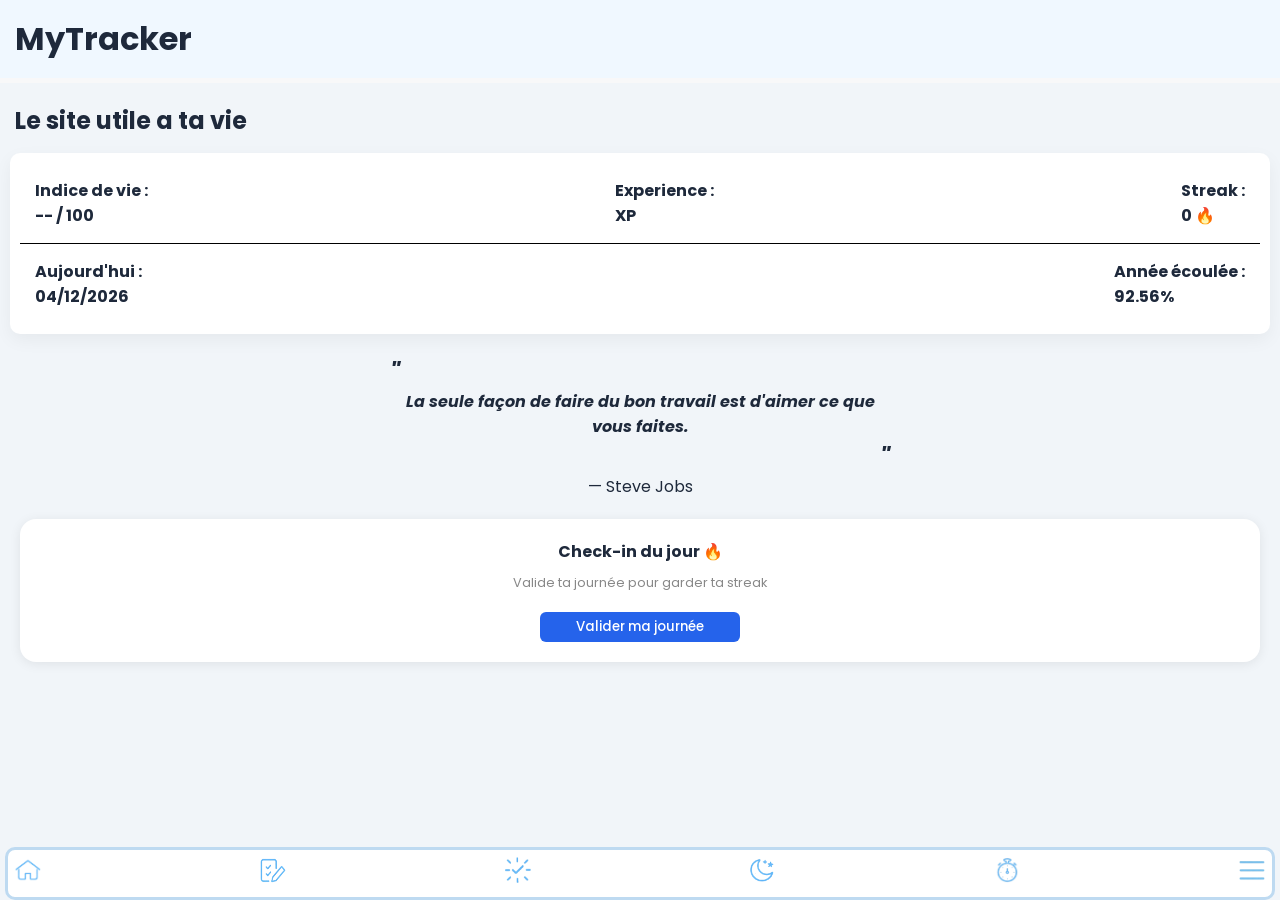
<file: index.html>
<!DOCTYPE html>
<html lang="en">
<head>
    <meta charset="UTF-8">
    <meta name="viewport" content="width=device-width, initial-scale=1.0">
    <title>My Tracker</title>
    <link rel="icon" sizes="192x192" href="icone.png">
<link rel="shortcut icon" href="icone.png">
<link rel="manifest" href="/MyTracker/manifest.json">
<meta name="theme-color" content="#f0f8ff">
<meta name="mobile-web-app-capable" content="yes">
<meta name="apple-mobile-web-app-capable" content="yes">
<meta name="apple-mobile-web-app-title" content="MyTracker">
<link href="https://fonts.googleapis.com/css2?family=Poppins:wght@400;600&display=swap" rel="stylesheet">

</head>
<body>
    <header>
    <h1><a href="index.html"></a>MyTracker</h1>
    </header>
    <h2>Le site utile a ta vie</h2>
    <div id="afficheur">
    <div id="stats">
    <h4>Indice de vie : <br> 78 / 100</h4>
    <h4>Experience : <br> 7515 XP </h4>
    <h4>Streak : <br> 12 jours</h4>
    </div>
    
    <div id="temps">
        <h4>Année écoulée : <br> 62 %</h4>
        <h4>Jour de la semaine : <br> Samedi</h4>
    </div>
    </div>
    

  <div id="citations">
    
    <div class="card">
    <div class="quote-inner">
      <span class="ornament">"</span>
      <div id="quoteText"></div>
      <span class="ornament2">"</span>
      <div class="author">— <span id="quoteAuthor"></span></div>
    </div>
  </div>
  </div>

  

<div class="checkin-card">
      <div class="checkin-label">Check-in du jour 🔥</div>
      <div class="checkin-sub">Valide ta journée pour garder ta streak</div>
  <button class="streak-btn" id="streak-btn">
    Valider ma journée
  </button>
</div>
    <footer>
            <div id="foot">
            <a href="index.html"><img src="icones/home1.png" id="icone"></a>
            <a href="todolist.html"><img src="icones/taches2.png" id="icone"></a>
            <a href="habitudes.html"><img src="icones/habitudes2.png" id="icone"></a>
            <a href="sommeil.html"><img src="icones/sommeil1.png" id="icone"></a>
            <a href="timer_complet.html"><img src="icones/timer1.png" id="icone"></a>
            
            <a href="javascript:void(0)" onclick="toggleMenu()"><img src="icones/nav1.png" id="icone"></a>
            
            </div>
        </footer>
    
<div id="moreMenu" class="side-menu">
    <div class="menu-header">
        <h3>Plus d'outils</h3>
        <button onclick="toggleMenu()" class="close-btn">✕</button>
    </div>
    <div class="menu-content">
        <a href="notes.html" class="menu-item">
            <span class="icon"><img src="icones/notes1.png" id="icone"></span>
            <div class="text">
                <strong>Notes</strong>
                
            </div>
        </a>
        <a href="stats.html" class="menu-item">
            <span class="icon"><img src="icones/stats1.png" id="icone"></span>
            <div class="text">
                <strong>Statistiques</strong>
                
            </div>
        </a>
        </div>
</div>

<div id="overlay" onclick="toggleMenu()"></div>
<script>



  const temps = document.getElementById("temps");
  const maintenant = new Date();
  const debutAnnee = new Date(maintenant.getFullYear(), 0, 1);
  const finAnnee = new Date(maintenant.getFullYear() + 1, 0, 1);
  const tempsEcoule = maintenant - debutAnnee;
  const dureeTotale = finAnnee - debutAnnee;
  const pourcentage = ((tempsEcoule / dureeTotale) * 100).toFixed(2) + '%';
  temps.innerHTML =`<h4>Aujourd'hui : <br> ${maintenant.toLocaleDateString('fr-FR')}</h4>
  <h4>Année écoulée : <br>${pourcentage}</h4>
  `;
  
  function getXP() {
  return JSON.parse(localStorage.getItem("XP")) || [];
}
function saveXP(XP) {
  localStorage.setItem("XP", XP);
}

const stats = document.getElementById("stats");
function calculerScoreSommeil() {
  try {
    var data = JSON.parse(localStorage.getItem('sleep_entries_v2')) || [];
    if (data.length === 0) return null;
    var entry = data[0];
    var startDate = new Date(entry.start);
    var scoreQuantite = Math.min((entry.hours / 8) * 80, 80);
    var coefQualite = { 'Excellente': 1.0, 'Bonne': 0.85, 'Moyenne': 0.6, 'Mauvaise': 0.4 }[entry.quality] || 0.85;
    var hC = startDate.getHours(), mC = startDate.getMinutes();
    var coucherMin = (hC < 12 ? hC + 24 : hC) * 60 + mC;
  var cibleMin = 23 * 60;
  // Se coucher avant la cible = plein score, après = pénalité
  var diff = coucherMin <= cibleMin ? 0 : coucherMin - cibleMin;
    var scoreRegularite = diff <= 30 ? 20 : diff <= 60 ? 10 : diff <= 90 ? 5 : 0;
    return Math.round((scoreQuantite + scoreRegularite) * coefQualite);
  } catch(e) { return null; }
}
 
function calculerIndiceVie() {
  var scoreSommeil = calculerScoreSommeil();
  if (scoreSommeil === null) return null;
  return scoreSommeil;
}
 
function refresh(){
  var indice = calculerIndiceVie();
  var indiceStr = indice !== null ? indice + ' / 100' : '-- / 100';
  stats.innerHTML =`<h4>Indice de vie : <br> ${indiceStr}</h4>
    <h4>Experience : <br> ${getXP()} XP </h4>
    <h4 id='streak'>Streak : <br> 12 jours</h4>
  `;
}
refresh();
function getTodayStr() {
  const d = new Date();
  return `${d.getFullYear()}-${String(d.getMonth()+1).padStart(2,'0')}-${String(d.getDate()).padStart(2,'0')}`;
}

function getYesterdayStr() {
  const d = new Date();
  d.setDate(d.getDate() - 1);
  return `${d.getFullYear()}-${String(d.getMonth()+1).padStart(2,'0')}-${String(d.getDate()).padStart(2,'0')}`;
}
function loadStreak() {
  return {
    count: parseInt(localStorage.getItem('streak_count') || '0'),
    lastDate: localStorage.getItem('streak_last_date') || '',
  };
}

function checkInStreak() {
  const today = getTodayStr();
  const { count, lastDate } = loadStreak();

  // Déjà cliqué aujourd'hui → on bloque
  if (lastDate === today) return null;

  let newCount;
  if (lastDate === getYesterdayStr()) {
    // Hier = dernier check-in → on continue la streak
    newCount = count + 1;
    XP = getXP()
    XP+=2;
    saveXP(XP);
    refresh();
  } else {
    // Cassée ou première fois → on repart à 1
    newCount = 1;
    XP = getXP()
    XP+=2;
    saveXP(XP);
    refresh();
  }

  localStorage.setItem('streak_count', newCount);
  localStorage.setItem('streak_last_date', today);

  return newCount;
}

function updateStreakUI(){
  const today = getTodayStr();
  const { count, lastDate } = loadStreak();
  const alreadyDone = lastDate === today;

  const btn = document.getElementById('streak-btn');
  const display = document.getElementById('streak');

  display.innerHTML = ` Streak :<br>  ${count} 🔥`;

  if (alreadyDone) {
    btn.textContent = '✅ Validé';
    btn.disabled = true;
  } else {
    btn.textContent = 'Valider ma journée';
    btn.disabled = false;
  }
}

document.getElementById('streak-btn').addEventListener('click', () => {
  const result = checkInStreak();
  if (result !== null) updateStreakUI();
});



const citations = [
  { texte: "La vie est ce qui arrive quand vous êtes occupé à faire d'autres projets.", auteur: "John Lennon" },
  { texte: "Le succès, c'est d'aller d'échec en échec sans perdre son enthousiasme.", auteur: "Winston Churchill" },
  { texte: "Soyez le changement que vous voulez voir dans le monde.", auteur: "Mahatma Gandhi" },
  { texte: "Un voyage de mille lieues commence toujours par un premier pas.", auteur: "Lao-Tseu" },
  { texte: "L'imagination est plus importante que le savoir.", auteur: "Albert Einstein" },
  { texte: "Il faut toujours viser la lune, car même en cas d'échec, on atterrit dans les étoiles.", auteur: "Oscar Wilde" },
  { texte: "Ce que nous sommes est le fruit de ce que nous avons pensé.", auteur: "Bouddha" },
  { texte: "La seule façon de faire du bon travail est d'aimer ce que vous faites.", auteur: "Steve Jobs" },
  { texte: "Tu ne peux pas retourner en arrière et changer le début, mais tu peux commencer là où tu es et changer la fin.", auteur: "C.S. Lewis" },
  { texte: "La liberté commence où l'ignorance finit.", auteur: "Victor Hugo" },
  { texte: "Le bonheur n'est pas quelque chose que l'on trouve, c'est quelque chose que l'on crée.", auteur: "Aristote" },
  { texte: "L'échec est la condition du succès. Chaque échec enseigne quelque chose à l'homme.", auteur: "Gustave Flaubert" },
  { texte: "Agis comme si ce que tu fais faisait une différence. C'est le cas.", auteur: "William James" },
  { texte: "La plus grande gloire n'est pas de ne jamais tomber, mais de se relever à chaque chute.", auteur: "Confucius" },
  { texte: "La connaissance s'acquiert par l'expérience, tout le reste n'est que de l'information.", auteur: "Albert Einstein" },
  { texte: "Celui qui déplace des montagnes commence par enlever de petites pierres.", auteur: "Confucius" },
  { texte: "Je n'ai pas échoué. J'ai simplement trouvé dix mille façons qui ne fonctionnent pas.", auteur: "Thomas Edison" },
  { texte: "Il n'y a qu'une façon d'échouer, c'est d'abandonner avant d'avoir réussi.", auteur: "Georges Clémenceau" },
  { texte: "Le doute est l'ennemi du possible.", auteur: "François Rabelais" },
  { texte: "Vis comme si tu devais mourir demain. Apprends comme si tu devais vivre toujours.", auteur: "Mahatma Gandhi" },
  { texte: "Ce n'est pas parce que les choses sont difficiles que nous n'osons pas, c'est parce que nous n'osons pas qu'elles sont difficiles.", auteur: "Sénèque" },
  { texte: "Nous sommes ce que nous faisons répétitivement. L'excellence n'est donc pas un acte mais une habitude.", auteur: "Aristote" },
  { texte: "L'avenir appartient à ceux qui croient en la beauté de leurs rêves.", auteur: "Eleanor Roosevelt" },
  { texte: "Le chemin se fait en marchant.", auteur: "Antonio Machado" },
  { texte: "On ne voit bien qu'avec le cœur. L'essentiel est invisible pour les yeux.", auteur: "Antoine de Saint-Exupéry" },
  { texte: "Chaque jour est une nouvelle chance de changer votre vie.", auteur: "Anonyme" },
  { texte: "Les obstacles sont ces choses effrayantes que l'on voit quand on perd de vue ses objectifs.", auteur: "Henry Ford" },
  { texte: "La beauté d'une vie bien vécue réside dans ses détails.", auteur: "Virginia Woolf" },
  { texte: "Peu importe la lenteur de ta progression, tu as toujours une longueur d'avance sur ceux qui n'essaient pas.", auteur: "Confucius" },
  { texte: "Ce n'est pas la destination qui compte, c'est le voyage.", auteur: "Ralph Waldo Emerson" },
];
 
// Époque de référence : 1er janvier 2026
const EPOCH = new Date(2026, 0, 1);
const MS_PAR_JOUR = 86400000;
 
function joursDepuisEpoch(date) {
  const d = new Date(date.getFullYear(), date.getMonth(), date.getDate());
  return Math.floor((d - EPOCH) / MS_PAR_JOUR);
}
 
function dateDeJour(offset) {
  const d = new Date();
  d.setDate(d.getDate() + offset);
  return d;
}
 
const totalCitations = citations.length;
let offsetJour = 0;
 
function indexDuJour(date) {
  return ((joursDepuisEpoch(date) % totalCitations) + totalCitations) % totalCitations;
}
 

function render() {
  const date = dateDeJour(offsetJour);
  const idx  = indexDuJour(date);
  const cite = citations[idx];
 
 
  // Quote

 
  document.getElementById('quoteText').textContent = cite.texte;
  document.getElementById('quoteAuthor').textContent = cite.auteur;
}
function toggleMenu() {
    const menu = document.getElementById('moreMenu');
    const overlay = document.getElementById('overlay');
    
    if (menu.classList.contains('active')) {
        menu.classList.remove('active');
        overlay.style.display = 'none';
    } else {
        menu.classList.add('active');
        overlay.style.display = 'block';
    }
}

// Au chargement de la page
updateStreakUI();
render()
if ("serviceWorker" in navigator) {
    navigator.serviceWorker.register("/Site---MyTracker/service-worker.js");
  }

</script>


        <style>
*{
 
    font-family:'Poppins', sans-serif; 
    
    margin: 0px;
    
}

body{
  background-color:#F1F5F9;
  color: #1E293B;
  padding-bottom: 60px;
}
h2,h3{
    margin: 15px;
}

a {
  text-decoration: none;
  color: #007bff;
}

a:hover {
  color: #0056b3;
  text-decoration: underline;
}


a:visited {
  color:#007bff
}


a:active {
  color: #0056b3;
}

header{
  background-color: #f0f8ff;
  padding: 15px;
  margin-bottom: 20px;
  border-bottom: 5px solid #f8f8f9;
}

footer {
  position: fixed;
  bottom: 0;
  left: 0;
  width: 100%;
  padding-top: 10px;
  color: white;
  
  box-sizing: border-box;
}

#icone{
  width: 26px;
  height: 26px;
}


#foot{
  padding: 7px;
  margin-left: 5px;
  margin-right: 5px;
  border: rgb(190, 218, 241) 3px solid;
  border-radius: 10px;
  background-color: #FFFFFF;
  display: flex;
  justify-content: space-between;
  align-items: center;
}

#stats{
    display: flex;
    justify-content: space-between;
    border-bottom: #000000 1px solid;
    padding: 15px;
}
#temps{
    display: flex;
    justify-content: space-between;
    padding: 15px;
}
p{
    display: flex;
    justify-content: center;
}

#afficheur{
  display: block;
  margin: 10px;
  border: none;
  border-radius: 10px;
  padding: 10px;
  background-color: #FFFFFF;
  box-shadow: 0 6px 18px rgba(0,0,0,0.05);
}


#citations{
  display: flex;
  justify-content: center;
  margin: 20px;
}

.card {
  text-align: center;
  max-width: 500px;
  width: 100%;
}
.quote-inner {
  display: inline-block;
  text-align: left;
}
#quoteText{
text-align:center;
font-weight: bold;
font-style: italic;
}
.author{
text-align:center;
}

.ornament{
  font-size: 1.5em;
  font-weight:bolder;
  font-style: italic;
}
.ornament2{
  font-size: 1.5em;
  font-weight:bolder;
  font-style: italic;
  display: flex;
  justify-content: end;
}



.checkin-card {
  display: flex;
  flex-direction: column;
  align-items: center;  
  gap: 10px;
  background: white;
  border-radius: 16px;
  padding: 20px;
  margin: 20px 20px 0px 20px;
  box-shadow: 0 2px 12px rgba(0,0,0,0.08);

}


.checkin-label {
  font-weight: 700;
  font-size: 1rem;
  margin: 0;
}

.checkin-sub {
  font-size: 0.8rem;
  color: #888;
  margin-bottom: 10px;
}


#streak-btn{
  background-color: #2563EB;
  color: white;
  border: none;
  padding: 5px 15px;
  border-radius: 6px;
  font-weight: 500;
  text-align: center;
  width: 200px;
  
}

#streak-btn:hover{
  background-color: #1E40AF;
}
/* Panneau latéral du menu */
.side-menu {
    position: fixed;
    bottom: -100%; /* Caché en bas */
    right: 15px;
    background: white;
    border-radius: 20px;
    transition: bottom 0.3s ease;
    z-index: 2000;
    padding: 20px;
    box-shadow: 0 -10px 25px rgba(0,0,0,0.1);
}

.side-menu.active {
    bottom: 15px; /* Apparaît en remontant */
}

.menu-header {
    display: flex;
    justify-content: space-between;
    align-items: center;
    margin-bottom: 20px;
    border-bottom: 1px solid #F1F5F9;
    padding-bottom: 10px;
    color: #16A34A;
}

.close-btn {
    background: none;
    border: none;
    font-size: 20px;
    cursor: pointer;
    color: #64748B;
}

.menu-item {
    display: flex;
    align-items: center;
    gap: 15px;
    padding: 15px;
    text-decoration: none;
    
    border-radius: 12px;
    margin-bottom: 10px;
    transition: background 0.2s;
}

.menu-item:active { background: #F1F5F9; }

.menu-item .icon { font-size: 24px; }
.menu-item strong { display: block; font-size: 1rem; }
.menu-item p { font-size: 0.75rem; color: #64748B; margin: 0; }

/* Fond sombre derrière le menu */
#overlay {
    position: fixed;
    top: 0; left: 0; width: 100%; height: 100%;
    background: rgba(0,0,0,0.4);
    display: none;
    z-index: 1500;
}
</style>
<script src="sync.js"></script>
</body>
</html>
</file>
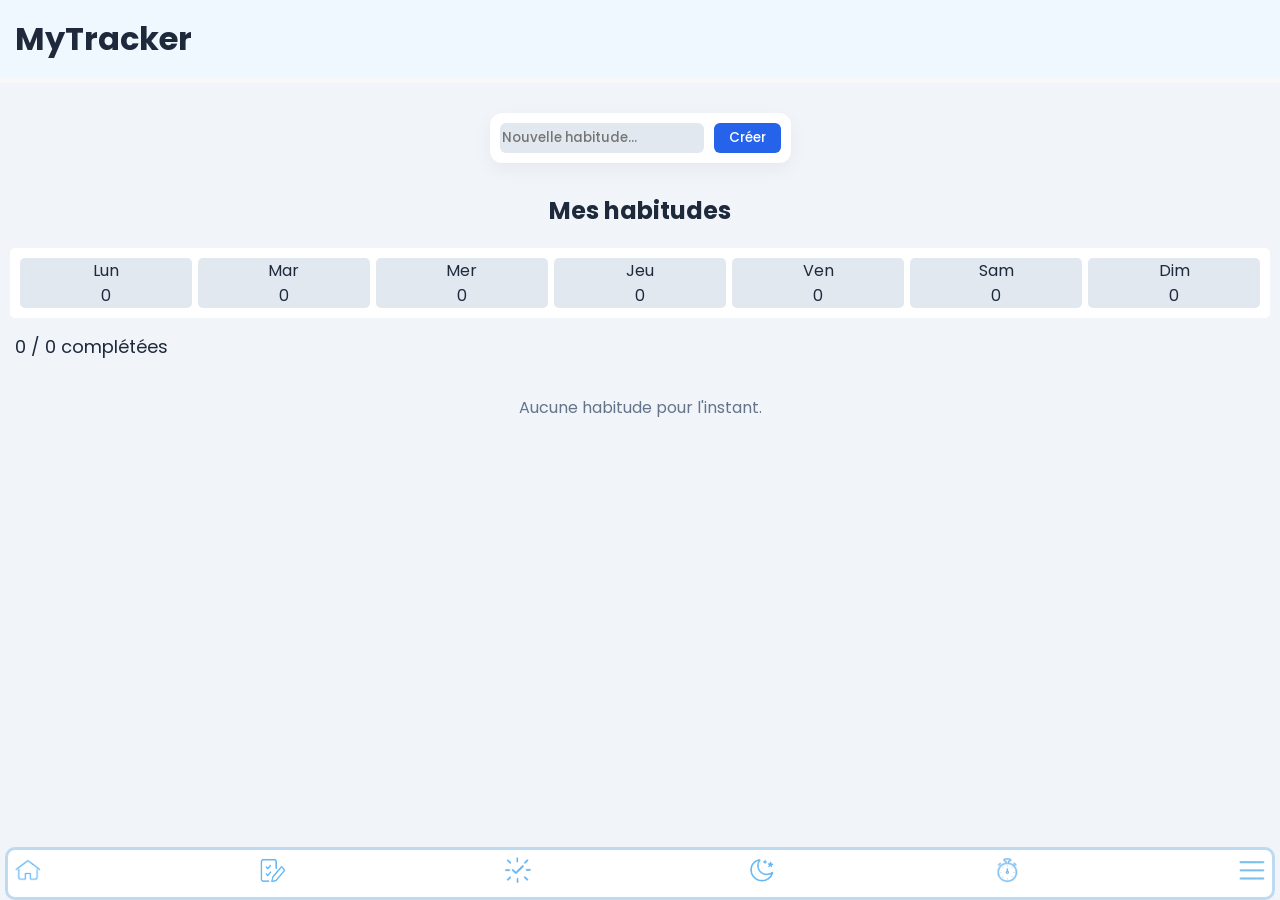
<file: habitudes.html>
<!DOCTYPE html>
<html lang="fr">
<head>
    <meta charset="UTF-8">
    <meta name="viewport" content="width=device-width, initial-scale=1.0, maximum-scale=1.0, user-scalable=no">
    <title>My Tracker</title>
    <link rel="icon" sizes="192x192" href="icone.png">
    <link rel="shortcut icon" href="icone.png">
    <link href="https://fonts.googleapis.com/css2?family=Poppins:wght@400;600&display=swap" rel="stylesheet">
</head>

<style>
* {
    font-family: 'Poppins', sans-serif;
    margin: 0px;
}

body {
    background-color: #F1F5F9;
    color: #1E293B;
    padding-bottom: 60px;
}

.form-wrapper {
    display: flex;
    justify-content: center;
    padding: 10px;
}

.add-form {
    display: flex;
    justify-content: space-between;
    gap: 10px;
    border: none;
    border-radius: 12px;
    padding: 10px;
    background-color: #FFFFFF;
    box-shadow: 0 6px 18px rgba(0,0,0,0.05);
}

.add-form input {
    background-color: #E2E8F0;
    border: none;
    border-radius: 6px;
    font-weight: 500;
    padding: 2px 2px;
    width: 200px;
}

.habits-list {
    display: flex;
    flex-direction: column;
}

.habit-item {
    border: 1px solid black;
    margin: 5px;
    padding: 5px;
    border-radius: 12px;
    display: flex;
    justify-content: space-between;
    align-items: center;
    background-color: #FFFFFF;
    box-shadow: 0 6px 15px rgba(0,0,0,0.05);
}

.habit-item:hover {
    transform: translateY(-2px);
    box-shadow: 0 10px 20px rgba(0,0,0,0.08);
}

.week-grid {
    display: flex;
    gap: 0.4rem;
    background-color: #ffffff;
    padding: 10px;
    border-radius: 5px;
    margin: 10px;
}

.day-col {
    flex: 1;
    text-align: center;
    background-color: #E2E8F0;
    border-radius: 5px;
}

.day-label {
    font-size: 0.6rem;
    margin-bottom: 0.4rem;
    text-transform: uppercase;
}

h2 {
    display: flex;
    justify-content: center;
    margin: 20px;
}

.btn {
    background-color: #E2E8F0;
    border: none;
    border-radius: 6px;
    margin-top: 10px;
    padding: 4px 10px;
    font-weight: 500;
}

a {
    text-decoration: none;
    color: #007bff;
}

a:hover {
    color: #0056b3;
    text-decoration: underline;
}

a:visited { color: #007bff; }
a:active { color: #0056b3; }

header {
    background-color: rgb(240, 248, 255);
    padding: 15px;
    margin-bottom: 20px;
    border-bottom: 5px solid #f8f8f9;
}

footer {
    position: fixed;
    bottom: 0;
    left: 0;
    width: 100%;
    padding-top: 10px;
    color: white;
    box-sizing: border-box;
}

#icone {
    width: 26px;
    height: 26px;
}

#foot {
    padding: 7px;
    margin-left: 5px;
    margin-right: 5px;
    border: rgb(190, 218, 241) 3px solid;
    border-radius: 10px;
    background-color: #FFFFFF;
    display: flex;
    justify-content: space-between;
    align-items: center;
}

#creer {
    background-color: #2563EB;
    color: white;
    border: none;
    padding: 5px 15px;
    border-radius: 6px;
    font-weight: 500;
}

#creer:hover { background-color: #1E40AF; }

#info {
    margin: 5px;
    width: 40%;
}

#sup {
    display: flex;
    gap: 5px;
    flex-direction: column;
    margin-right: 10px;
    margin-bottom: 10px;
    color: rgb(232, 67, 6);
}

#progress-text {
    justify-self: center;
    font-size: large;
    margin: 15px;
}

#streak {
    width: 20%;
    margin-right: 20px;
    text-align: right;
}

.side-menu {
    position: fixed;
    bottom: -100%;
    right: 15px;
    background: white;
    border-radius: 20px;
    transition: bottom 0.3s ease;
    z-index: 2000;
    padding: 20px;
    box-shadow: 0 -10px 25px rgba(0,0,0,0.1);
}

.side-menu.active { bottom: 15px; }

.menu-header {
    display: flex;
    justify-content: space-between;
    align-items: center;
    margin-bottom: 20px;
    border-bottom: 1px solid #F1F5F9;
    padding-bottom: 10px;
    color: #16A34A;
}

.close-btn {
    background: none;
    border: none;
    font-size: 20px;
    cursor: pointer;
    color: #64748B;
}

.menu-item {
    display: flex;
    align-items: center;
    gap: 15px;
    padding: 15px;
    text-decoration: none;
    color: #1E293B;
    border-radius: 12px;
    margin-bottom: 10px;
    transition: background 0.2s;
}

.menu-item:active { background: #F1F5F9; }
.menu-item .icon { font-size: 24px; }
.menu-item strong { display: block; font-size: 1rem; }
.menu-item p { font-size: 0.75rem; color: #64748B; margin: 0; }

#overlay {
    position: fixed;
    top: 0; left: 0; width: 100%; height: 100%;
    background: rgba(0,0,0,0.4);
    display: none;
    z-index: 1500;
}

/* ===== FENÊTRE DE SIGNATURE (OVERLAY) ===== */
#stamp-overlay {
    display: none;
    position: fixed;
    inset: 0;
    z-index: 3000;
    background: rgba(15, 23, 42, 0.8);
    flex-direction: column;
    align-items: center;
    justify-content: center;
    backdrop-filter: blur(4px);
}

#stamp-overlay.active { display: flex; }
#stamp-box h2 {
  font-size: 1.1rem;
  margin-bottom: 6px;
  color: #1E293B;
}
#stamp-box p {
  font-size: 0.78rem;
  color: #64748B;
  margin-bottom: 12px;
}
#stamp-box {
    background: #fff;
    border-radius: 20px;
    padding: 24px;
    width: 300px;
    text-align: center;
    box-shadow: 0 20px 60px rgba(0,0,0,0.3);
}

#sig-canvas {
  border: 2px dashed #CBD5E1;
  border-radius: 10px;
  cursor: crosshair;
  background: #F8FAFC;
  touch-action: none;
  display: block;
  margin: 0 auto;
}

.stamp-btns {
  display: flex;
  gap: 8px;
  justify-content: center;
  margin-top: 12px;
}
.stamp-btns button {
  padding: 6px 16px;
  border-radius: 8px;
  border: none;
  font-weight: 600;
  font-size: 0.85rem;
  cursor: pointer;
}
#btn-valider {
  background: #2563EB;
  color: white;
}
#btn-effacer {
  background: #E2E8F0;
  color: #1E293B;
}
/* On cache l'ancien label qui était dans l'overlay */
#stamp-label { display: none !important; }

#sig-canvas {
    border: 2px dashed #CBD5E1;
    border-radius: 10px;
    background: #F8FAFC;
    touch-action: none;
    margin: 15px auto;
    display: block;
}

/* ===== LE BADGE FINAL SUR LA LISTE ===== */
#stamp-badge {
    margin: 20px auto;
    text-align: center;
    perspective: 1000px;
}

#stamp-badge-inner {
    display: inline-block;
    position: relative;
    padding: 20px;
    border-radius: 15px;
    border: 2px solid #ffffff;
    background: #ffffff;

    /* Animation de frappe du tampon */
    animation: stampIn 0.45s cubic-bezier(0.175, 0.885, 0.32, 1.275) forwards;
}

#stamp-badge-text {
    position: absolute;
    top: 20%;
    left: 18%;
    transform: translate(-50%, -50%) rotate(-16deg);
    font-family: 'Courier New', monospace;
    font-size: 2.2rem;
    font-weight: 900;
    color: rgb(29, 210, 95); /* Vert plus prononcé */
    border: 4px solid rgb(29, 210, 95);
    border-radius: 10px;
    padding: 5px 20px;
    letter-spacing: 4px;
    text-transform: uppercase;
    white-space: nowrap;
    pointer-events: none;
    z-index: 2;
}

#stamp-badge-sig {
    display: block;
    max-width: 200px;
    opacity: 0.8;
    
    position: relative;
    z-index: 1;
}

@keyframes stampIn {
    0% { transform: scale(1.8); opacity: 0; }
    100% { transform: scale(1); opacity: 1; }
}
</style>

<body>
    <header>
        <h1><a href="index.html"></a>MyTracker</h1>
    </header>

    <div class="form-wrapper">
        <div class="add-form">
            <input type="text" id="new-habit-input" placeholder="Nouvelle habitude…" maxlength="50">
            <button id="creer" onclick="addHabit()">Créer</button>
        </div>
    </div>

    <h2>Mes habitudes</h2>
    <div class="week-grid" id="week-grid"></div>
    <div class="progress-text" id="progress-text">0 / 0 complétées</div>

    <div class="habits-list" id="habits-list"></div>

    <!-- TAMPON OVERLAY -->
    <div id="stamp-overlay">
        <div id="stamp-box">
            <span id="stamp-label">FAIT</span>
            <h2>🎉 Toutes les habitudes complétées !</h2>
            <p>Signe pour valider ta journée</p>
            <canvas id="sig-canvas" width="272" height="120"></canvas>
            <div class="stamp-btns">
                <button id="btn-effacer" onclick="clearSig()">Effacer</button>
                <button id="btn-valider" onclick="validerSig()">Valider ✓</button>
            </div>
        </div>
    </div>

    <footer>
        <div id="foot">
            <a href="index.html"><img src="icones/home1.png" id="icone"></a>
            <a href="todolist.html"><img src="icones/taches2.png" id="icone"></a>
            <a href="habitudes.html"><img src="icones/habitudes2.png" id="icone"></a>
            <a href="sommeil.html"><img src="icones/sommeil1.png" id="icone"></a>
            <a href="timer_complet.html"><img src="icones/timer1.png" id="icone"></a>
            <a href="javascript:void(0)" onclick="toggleMenu()"><img src="icones/nav1.png" id="icone"></a>
        </div>
    </footer>

    <div id="moreMenu" class="side-menu">
        <div class="menu-header">
            <h3>Plus d'outils</h3>
            <button onclick="toggleMenu()" class="close-btn">✕</button>
        </div>
        <div class="menu-content">
            <a href="notes.html" class="menu-item">
                <span class="icon"><img src="icones/notes1.png" id="icone"></span>
                <div class="text"><strong>Notes</strong></div>
            </a>
            <a href="stats.html" class="menu-item">
                <span class="icon"><img src="icones/stats1.png" id="icone"></span>
                <div class="text"><strong>Statistiques</strong></div>
            </a>
        </div>
    </div>

    <div id="overlay" onclick="toggleMenu()"></div>

<script>
const now = new Date();
const TODAY = `${now.getFullYear()}-${String(now.getMonth()+1).padStart(2,'0')}-${String(now.getDate()).padStart(2,'0')}`;
const DAYS_FR = ['Lun','Mar','Mer','Jeu','Ven','Sam','Dim'];

function loadData() { return JSON.parse(localStorage.getItem('habitData') || '{"habits":[],"log":{}}'); }
function saveData(data) { localStorage.setItem('habitData', JSON.stringify(data)); }
function getXP() { return JSON.parse(localStorage.getItem("XP")) || 0; }
function saveXP(XP) { localStorage.setItem("XP", XP); }

function getStreak(data, habitId) {
    let streak = 0, d = new Date(TODAY);
    while (true) {
        const key = `${d.getFullYear()}-${String(d.getMonth()+1).padStart(2,'0')}-${String(d.getDate()).padStart(2,'0')}`;
        if ((data.log[key] || []).includes(habitId)) { streak++; d.setDate(d.getDate()-1); }
        else break;
    }
    return streak;
}

// ===== TAMPON & SIGNATURE =====
let isDrawing = false, sigCtx, sigCanvas;

function initCanvas() {
    sigCanvas = document.getElementById('sig-canvas');
    sigCtx = sigCanvas.getContext('2d');
    sigCtx.strokeStyle = '#1E293B';
    sigCtx.lineWidth = 2.5;
    sigCtx.lineCap = 'round';
    sigCtx.lineJoin = 'round';

    const getPos = (e) => {
        const r = sigCanvas.getBoundingClientRect();
        const src = e.touches ? e.touches[0] : e;
        return { x: src.clientX - r.left, y: src.clientY - r.top };
    };

    sigCanvas.addEventListener('mousedown', e => {
        isDrawing = true;
        sigCtx.beginPath();
        const p = getPos(e);
        sigCtx.moveTo(p.x, p.y);
    });
    sigCanvas.addEventListener('mousemove', e => {
        if (!isDrawing) return;
        const p = getPos(e);
        sigCtx.lineTo(p.x, p.y);
        sigCtx.stroke();
    });
    sigCanvas.addEventListener('mouseup', () => isDrawing = false);
    sigCanvas.addEventListener('mouseleave', () => isDrawing = false);

    sigCanvas.addEventListener('touchstart', e => {
        e.preventDefault();
        isDrawing = true;
        sigCtx.beginPath();
        const p = getPos(e);
        sigCtx.moveTo(p.x, p.y);
    }, { passive: false });
    sigCanvas.addEventListener('touchmove', e => {
        e.preventDefault();
        if (!isDrawing) return;
        const p = getPos(e);
        sigCtx.lineTo(p.x, p.y);
        sigCtx.stroke();
    }, { passive: false });
    sigCanvas.addEventListener('touchend', () => isDrawing = false);
}

function clearSig() {
    if (sigCtx) sigCtx.clearRect(0, 0, sigCanvas.width, sigCanvas.height);
}

function validerSig() {
    const sigData = sigCanvas.toDataURL();
    const stampStore = JSON.parse(localStorage.getItem('stampData') || '{}');
    stampStore[TODAY] = { sig: sigData };
    localStorage.setItem('stampData', JSON.stringify(stampStore));
    document.getElementById('stamp-overlay').classList.remove('active');
    showStampBadge();
}

function getStampToday() {
    const stampStore = JSON.parse(localStorage.getItem('stampData') || '{}');
    return stampStore[TODAY] || null;
}

function showStampBadge() {
    const stamp = getStampToday();
    if (!stamp) return;

    // Retire l'ancien badge s'il existe
    const old = document.getElementById('stamp-badge');
    if (old) old.remove();

    const badge = document.createElement('div');
    badge.id = 'stamp-badge';
    badge.innerHTML = `
        <div id="stamp-badge-inner">
            <span id="stamp-badge-text">FAIT</span>
            <img id="stamp-badge-sig" src="${stamp.sig}">
        </div>
    `;
    document.getElementById('habits-list').prepend(badge);
}

function checkAllDone() {
    const data = loadData();
    if (data.habits.length === 0) return;
    const todayLog = data.log[TODAY] || [];
    const allDone = data.habits.every(h => todayLog.includes(h.id));
    if (allDone && !getStampToday()) {
        document.getElementById('stamp-overlay').classList.add('active');
        // Déclenche l'animation du tampon avec un léger délai
        setTimeout(() => {
            document.getElementById('stamp-label').classList.add('visible');
        }, 100);
        if (!sigCtx) initCanvas();
        else clearSig();
    }
}

// ===== RENDER =====
function render() {
    const data = loadData();
    const todayLog = data.log[TODAY] || [];
    const total = data.habits.length;
    const done = todayLog.length;

    document.getElementById('progress-text').textContent = `${done} / ${total} complétée${done !== 1 ? 's' : ''}`;

    const list = document.getElementById('habits-list');
    list.innerHTML = '';

    if (data.habits.length === 0) {
        list.innerHTML = '<div class="empty-state" style="text-align:center;padding:20px;color:#64748B;">Aucune habitude pour l\'instant.</div>';
    } else {
        // Badge tampon si déjà signé aujourd'hui
        showStampBadge();

        data.habits.forEach(h => {
            const isDone = todayLog.includes(h.id);
            const streak = getStreak(data, h.id);
            const item = document.createElement('div');
            const date = new Date(parseInt(h.id));
            item.className = 'habit-item' + (isDone ? ' done' : '');
            item.innerHTML = `
                <div id='info'>
                    <h3>${h.name}</h3>
                    ${date.toLocaleDateString('fr-FR')}
                </div>
                <div id="streak">
                    <h3><strong>${streak > 0 ? `${streak} <span>🔥</span>` : `${streak} <span>⚠️</span>`}</strong></h3>
                </div>
                <div id='sup'>
                    ${isDone
                        ? `<span style="color:#28a745;font-weight:bold;padding:12px 0 0 0;">✓ Fait</span>`
                        : `<button class='btn' onclick="toggleHabit('${h.id}')">Fait</button>`}
                    <button class="btn" onclick="deleteHabit('${h.id}', event)">Supprimer</button>
                </div>
            `;
            list.appendChild(item);
        });
    }

    renderWeek(data);
}

function renderWeek(data) {
    const grid = document.getElementById('week-grid');
    grid.innerHTML = '';
    const now = new Date();
    const dayOfWeek = now.getDay();
    const diffToMonday = (dayOfWeek === 0) ? -6 : 1 - dayOfWeek;
    const monday = new Date(now);
    monday.setDate(now.getDate() + diffToMonday);
    for (let i = 0; i < 7; i++) {
        const d = new Date(monday);
        d.setDate(monday.getDate() + i);
        const key = `${d.getFullYear()}-${String(d.getMonth()+1).padStart(2,'0')}-${String(d.getDate()).padStart(2,'0')}`;
        const log = data.log[key] || [];
        const col = document.createElement('div');
        col.className = 'day-col';
        col.innerHTML = `<div>${DAYS_FR[(d.getDay()+6)%7]}</div><div>${log.length}</div>`;
        grid.appendChild(col);
    }
}

function toggleHabit(id) {
    const data = loadData();
    if (!data.log[TODAY]) data.log[TODAY] = [];
    if (!data.log[TODAY].includes(id)) {
        data.log[TODAY].push(id);
        let xp = getXP(); xp += 5; saveXP(xp);
    }
    saveData(data);
    render();
    checkAllDone();
}

function addHabit() {
    const input = document.getElementById('new-habit-input');
    const name = input.value.trim();
    if (!name) return;
    const data = loadData();
    data.habits.push({ id: Date.now().toString(), name });
    saveData(data);
    input.value = '';
    render();
}

function deleteHabit(id, e) {
    e.stopPropagation();
    if (!confirm("Supprimer ?")) return;
    const data = loadData();
    data.habits = data.habits.filter(h => h.id !== id);
    for (const day in data.log) data.log[day] = data.log[day].filter(hid => hid !== id);
    saveData(data);
    render();
}

function toggleMenu() {
    const menu = document.getElementById('moreMenu');
    const overlay = document.getElementById('overlay');
    if (menu.classList.contains('active')) {
        menu.classList.remove('active');
        overlay.style.display = 'none';
    } else {
        menu.classList.add('active');
        overlay.style.display = 'block';
    }
}

render();
</script>
</body>
</html>
</file>
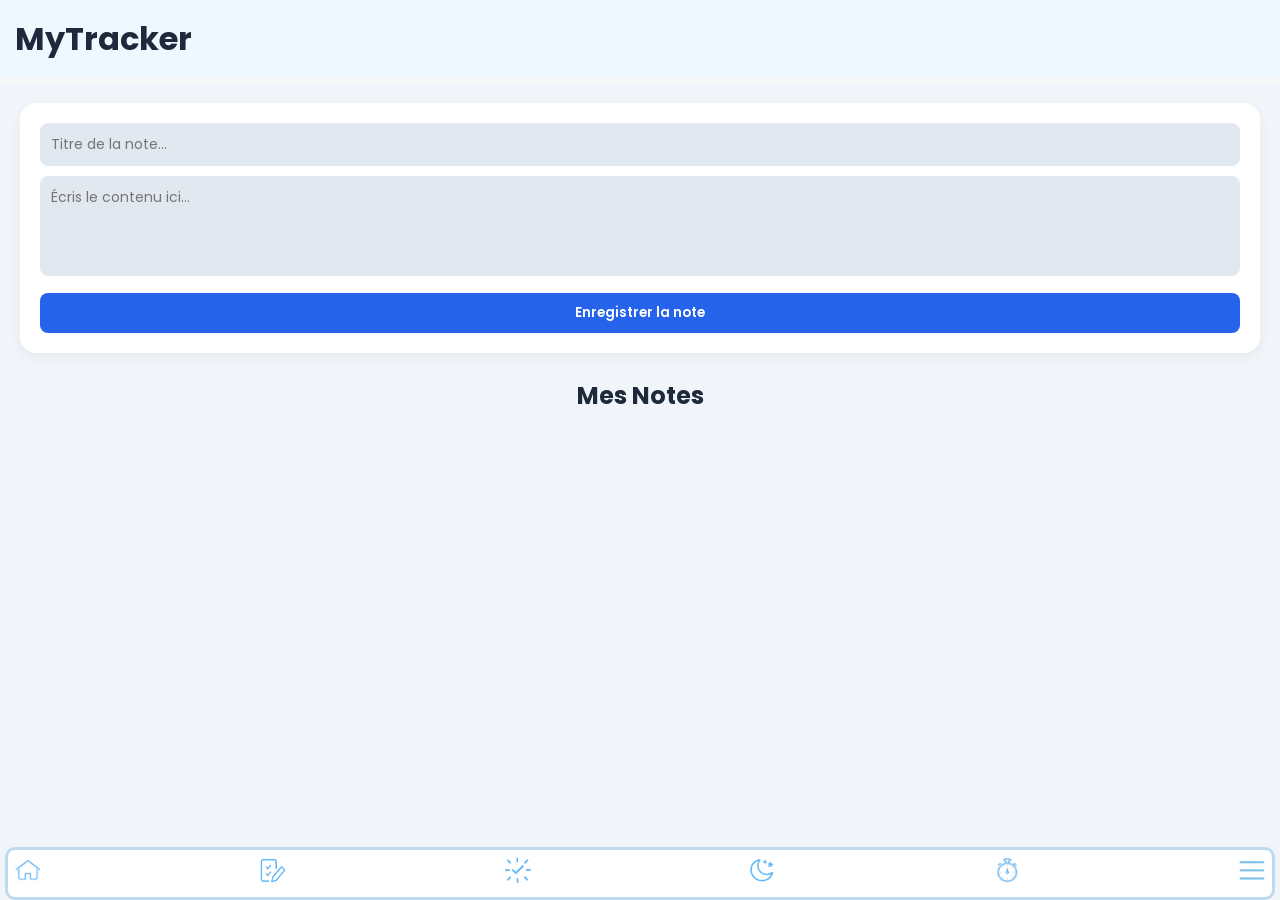
<file: notes.html>
<!DOCTYPE html>
<html lang="fr">
<head>
    <meta charset="UTF-8">
    <meta name="viewport" content="width=device-width, initial-scale=1.0">
    <title>Mes Notes - MyTracker</title>
    <link href="https://fonts.googleapis.com/css2?family=Poppins:wght@400;600&display=swap" rel="stylesheet">
    <style>
        * {
            font-family: 'Poppins', sans-serif;
            margin: 0;
            padding: 0;
            box-sizing: border-box;
            -webkit-tap-highlight-color: transparent;
        }

        body {
            background-color: #F1F5F9;
            color: #1E293B;
            padding-bottom: 80px;
        }

        header {
            background-color: #f0f8ff;
            padding: 15px;
            margin-bottom: 20px;
            border-bottom: 5px solid #f8f8f9;
        }

        h1 a { text-decoration: none; color: inherit; }

        a {
  text-decoration: none;
  color: #007bff;
}

a:hover {
  color: #0056b3;
  text-decoration: underline;
}


a:visited {
  color:#007bff
}


a:active {
  color: #0056b3;
}

        .container { padding: 0 20px; }

        .note-form {
            background: white;
            border-radius: 16px;
            padding: 20px;
            margin-bottom: 25px;
            box-shadow: 0 4px 12px rgba(0,0,0,0.05);
        }

        input, textarea {
            width: 100%;
            border: 1px solid #E2E8F0;
            border-radius: 8px;
            padding: 10px;
            margin-bottom: 10px;
            outline: none;
            font-size: 14px;
            background-color: #E2E8F0
        }

        textarea { height: 100px; resize: none;background-color: #E2E8F0 }

        .btn-add {
            background-color: #2563EB;
            color: white;
            border: none;
            padding: 10px;
            border-radius: 8px;
            width: 100%;
            font-weight: 600;
            cursor: pointer;
        }

        .notes-grid { display: grid; gap: 15px; }

        .note-card {
          border: solid 1px black;
            background: white;
            border-radius: 12px;
            box-shadow: 0 2px 8px rgba(0,0,0,0.05);
            overflow: hidden;
            cursor: pointer;
            user-select: none;
        }


        .note-card:hover{
          transform: translateY(-2px);
          box-shadow: 0 10px 20px rgba(0,0,0,0.08);
        }
        /* En-tête de la note */
        .note-header {
            padding: 15px;
            display: flex;
            justify-content: space-between;
            align-items: flex-start;
            gap: 10px;
        }

        .note-info { flex: 1; display: flex; flex-direction: column; gap: 4px; }

        .note-card h3 { font-size: 1.1rem; color: #2563EB; }

        /* Style pour l'aperçu de la première ligne */
        .note-preview {
            font-size: 0.85rem;
            color: #64748B;
            display: -webkit-box;
            -webkit-line-clamp: 1; /* Force une seule ligne */
            -webkit-box-orient: vertical;
            overflow: hidden;
            margin-top: 2px;
        }

        /* Masquer l'aperçu quand la note est ouverte pour éviter les doublons */
        .note-card.active .note-preview { display: none; }

        .note-date { color: #94A3B8; font-size: 0.7rem; margin-top: 2px; }

        .note-actions {
            display: flex;
            flex-direction: column;
            gap: 8px;
            opacity: 0;
            pointer-events: none;
            transition: opacity 0.2s;
        }

        .note-card.active .note-actions { opacity: 1; pointer-events: auto; }

        .action-btn {
            border: none; border-radius: 8px;
            width: 32px; height: 32px;
            display: flex; align-items: center; justify-content: center;
        }
        .edit-btn { background-color: #DBEAFE; color: #2563EB; }
        .delete-btn { background-color: #FEE2E2; color: #EF4444; }

        /* Corps de la note (caché par défaut) */
        .note-body {
            max-height: 0;
            padding: 0 15px;
            overflow: hidden;
            
        }

        .note-card.active .note-body {
            max-height: 1000px;
            padding: 15px;
            border-top: 1px solid #F1F5F9;
        }

        .note-body p {
            font-size: 0.95rem;
            color: #475569;
            white-space: pre-wrap;
            user-select: text;
        }

       footer {
  position: fixed;
  bottom: 0;
  left: 0;
  width: 100%;
  padding-top: 10px;
  color: white;
  
  box-sizing: border-box;
}

#icone{
  width: 26px;
  height: 26px;
}
#foot{
  padding: 7px;
  margin-left: 5px;
  margin-right: 5px;
  border: rgb(190, 218, 241) 3px solid;
  border-radius: 10px;
  background-color: #FFFFFF;
  display: flex;
  justify-content: space-between;
  align-items: center;
}

h2{
  display: flex;
  justify-content: center;
  margin-bottom: 15px;
}

/* Panneau latéral du menu */
.side-menu {
    position: fixed;
    bottom: -100%; /* Caché en bas */
    right: 15px;
    background: white;
    border-radius: 20px;
    transition: bottom 0.3s ease;
    z-index: 2000;
    padding: 20px;
    box-shadow: 0 -10px 25px rgba(0,0,0,0.1);
}

.side-menu.active {
    bottom: 15px; /* Apparaît en remontant */
}

.menu-header {
    display: flex;
    justify-content: space-between;
    align-items: center;
    margin-bottom: 20px;
    border-bottom: 1px solid #F1F5F9;
    padding-bottom: 10px;
    color: #16A34A;
}
.close-btn {
    background: none;
    border: none;
    font-size: 20px;
    cursor: pointer;
    color: #64748B;
}

.menu-item {
    display: flex;
    align-items: center;
    gap: 15px;
    padding: 15px;
    text-decoration: none;
    color: #1E293B;
    border-radius: 12px;
    margin-bottom: 10px;
    transition: background 0.2s;
}

.menu-item:active { background: #F1F5F9; }

.menu-item .icon { font-size: 24px; }
.menu-item strong { display: block; font-size: 1rem; }
.menu-item p { font-size: 0.75rem; color: #64748B; margin: 0; }

/* Fond sombre derrière le menu */
#overlay {
    position: fixed;
    top: 0; left: 0; width: 100%; height: 100%;
    background: rgba(0,0,0,0.4);
    display: none;
    z-index: 1500;
}
    </style>
</head>
<body>

    <header><h1>MyTracker</h1></header>

    <div class="container">
        
        <div class="note-form">
            <input type="hidden" id="editNoteId">
            <input type="text" id="noteTitle" placeholder="Titre de la note...">
            <textarea id="noteContent" placeholder="Écris le contenu ici..."></textarea>
            <button class="btn-add" id="submitBtn" onclick="saveNote()">Enregistrer la note</button>
        </div>
        <h2>Mes Notes</h2>
        <div id="notesList" class="notes-grid"></div>
    </div>

    <footer>
            <div id="foot">
            <a href="index.html"><img src="icones/home1.png" id="icone"></a>
            <a href="todolist.html"><img src="icones/taches2.png" id="icone"></a>
            <a href="habitudes.html"><img src="icones/habitudes2.png" id="icone"></a>
            <a href="sommeil.html"><img src="icones/sommeil1.png" id="icone"></a>
            <a href="timer_complet.html"><img src="icones/timer1.png" id="icone"></a>
            
            <a href="javascript:void(0)" onclick="toggleMenu()"><img src="icones/nav1.png" id="icone"></a>
            
            </div>
        </footer>
    
<div id="moreMenu" class="side-menu">
    <div class="menu-header">
        <h3>Plus d'outils</h3>
        <button onclick="toggleMenu()" class="close-btn">✕</button>
    </div>
    <div class="menu-content">
        <a href="notes.html" class="menu-item">
            <span class="icon"><img src="icones/notes1.png" id="icone"></span>
            <div class="text">
                <strong>Notes</strong>
                
            </div>
        </a>
        <a href="stats.html" class="menu-item">
            <span class="icon"><img src="icones/stats1.png" id="icone"></span>
            <div class="text">
                <strong>Statistiques</strong>
                
            </div>
        </a>
        </div>
</div>

<div id="overlay" onclick="toggleMenu()"></div>
    <script>
        function toggleMenu() {
    const menu = document.getElementById('moreMenu');
    const overlay = document.getElementById('overlay');
    
    if (menu.classList.contains('active')) {
        menu.classList.remove('active');
        overlay.style.display = 'none';
    } else {
        menu.classList.add('active');
        overlay.style.display = 'block';
    }
}

        document.addEventListener('DOMContentLoaded', displayNotes);

        function saveNote() {
            const titleInput = document.getElementById('noteTitle');
            const contentInput = document.getElementById('noteContent');
            const editId = document.getElementById('editNoteId').value;
            if (!titleInput.value && !contentInput.value) return;

            const now = new Date();
            const dateStr = now.toLocaleDateString('fr-FR') + " à " + now.toLocaleTimeString('fr-FR', {hour:'2-digit', minute:'2-digit'});
            let notes = JSON.parse(localStorage.getItem('mytracker_notes') || '[]');

            if (editId) {
                notes = notes.map(n => n.id == editId ? {...n, title: titleInput.value || "Sans titre", content: contentInput.value, date: dateStr} : n);
                document.getElementById('editNoteId').value = '';
                document.getElementById('submitBtn').textContent = "Enregistrer la note";
            } else {
                notes.unshift({ id: Date.now(), title: titleInput.value || "Sans titre", content: contentInput.value, date: dateStr });
            }

            localStorage.setItem('mytracker_notes', JSON.stringify(notes));
            titleInput.value = ''; contentInput.value = '';
            displayNotes();
        }

        function editNote(e, id) {
            e.stopPropagation();
            const notes = JSON.parse(localStorage.getItem('mytracker_notes') || '[]');
            const note = notes.find(n => n.id === id);
            if (note) {
                document.getElementById('noteTitle').value = note.title;
                document.getElementById('noteContent').value = note.content;
                document.getElementById('editNoteId').value = note.id;
                document.getElementById('submitBtn').textContent = "Mettre à jour";
                window.scrollTo({ top: 0, behavior: 'smooth' });
            }
        }

        function deleteNote(e, id) {
            e.stopPropagation();
            if(!confirm("Supprimer ?")) return;
            let notes = JSON.parse(localStorage.getItem('mytracker_notes') || '[]');
            localStorage.setItem('mytracker_notes', JSON.stringify(notes.filter(n => n.id !== id)));
            displayNotes();
        }

        function displayNotes() {
            const list = document.getElementById('notesList');
            const notes = JSON.parse(localStorage.getItem('mytracker_notes') || '[]');
            list.innerHTML = '';

            notes.forEach(note => {
                const card = document.createElement('div');
                card.className = 'note-card';
                card.onclick = () => card.classList.toggle('active');
                
                // On extrait la première ligne du contenu pour l'aperçu
                const firstLine = note.content.split('\n')[0] || "";

                card.innerHTML = `
                    <div class="note-header">
                        <div class="note-info">
                            <h3>${note.title}</h3>
                            <div class="note-preview">${firstLine}</div>
                            <span class="note-date">Modifié : ${note.date}</span>
                        </div>
                        <div class="note-actions">
                            <button class="action-btn edit-btn" onclick="editNote(event, ${note.id})">✎</button>
                            <button class="action-btn delete-btn" onclick="deleteNote(event, ${note.id})">✕</button>
                        </div>
                    </div>
                    <div class="note-body"><p>${note.content}</p></div>
                `;
                list.appendChild(card);
            });
        }
    </script>
    <script src="sync.js"></script>
</body>
</html>
</file>
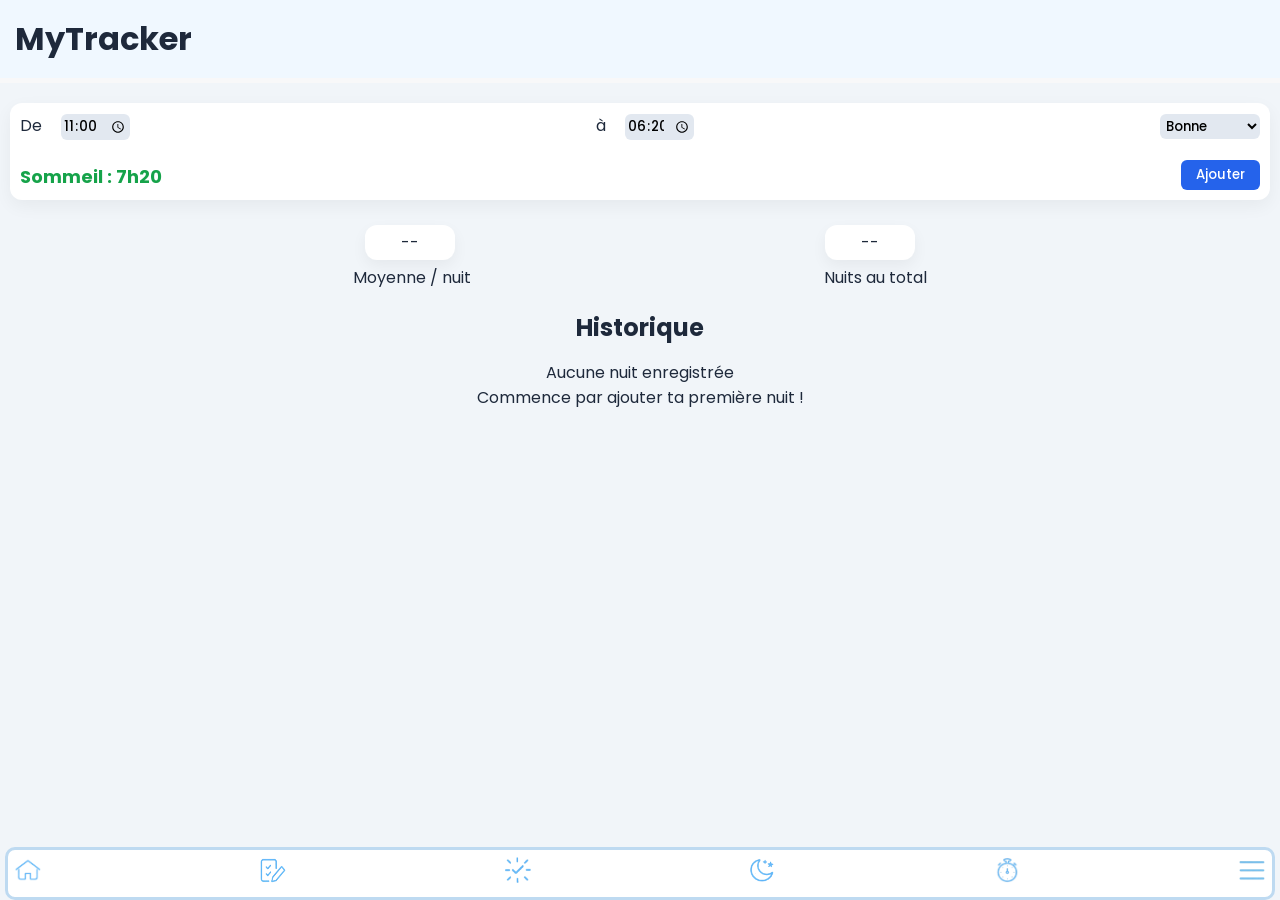
<file: sommeil.html>
<!DOCTYPE html>
<html lang="fr">
<head>
<meta charset="UTF-8">
<meta name="viewport" content="width=device-width, initial-scale=1.0">
<title>Sommeil</title>
<link href="https://fonts.googleapis.com/css2?family=Poppins:wght@400;600&display=swap" rel="stylesheet">
<style>
 *{
 
    font-family:'Poppins', sans-serif; 
    
    margin: 0px;
    
}

body{
  background-color:#F1F5F9;
  color: #1E293B;
  padding-bottom: 60px;
}


h2{
  display: flex;
  justify-content: center;
  margin: 15px;
  
}
a {
  text-decoration: none;
  color: #007bff;
}

a:hover {
  color: #0056b3;
  text-decoration: underline;
}


a:visited {
  color:#007bff
}


a:active {
  color: #0056b3;
}

header{
  background-color: #f0f8ff;
  padding: 15px;
  margin-bottom: 20px;
  border-bottom: 5px solid #f8f8f9;
}

footer {
  position: fixed;
  bottom: 0;
  left: 0;
  width: 100%;
  padding-top: 10px;
  color: white;
  
  box-sizing: border-box;
}

#icone{
  width: 26px;
  height: 26px;
}
#foot{
  padding: 7px;
  margin-left: 5px;
  margin-right: 5px;
  border: rgb(190, 218, 241) 3px solid;
  border-radius: 10px;
  background-color: #FFFFFF;
  display: flex;
  justify-content: space-between;
  align-items: center;
}


.input,.quality-select{
  background-color: #E2E8F0;
  border: none;
  border-radius: 6px;
  font-weight: 500;
  padding: 2px 2px;
  width: 65px;
}

.nouvelle_nuit{
  margin: 10px;
  border: none;
  border-radius: 12px;
  padding: 10px;
  background-color: #FFFFFF;
  box-shadow: 0 6px 18px rgba(0,0,0,0.05);
}


h3{
  font-size: large;
  margin: 5px 0px 10px 0px;
  color: #16A34A;
}


#quality{
  width: 100px;
}

.form-grid{
  display: flex;
  justify-content: space-between;
}

#basnouvellenuit{
  display: flex;
  justify-content: space-between;
  margin-top: 20px;
  align-items:end;
}

#creer{
  
  background-color: #2563EB;
  color: white;
  border: none;
  padding: 5px 15px;
  border-radius: 6px;
  font-weight: 500;
}

#creer:hover{
  background-color: #1E40AF;
}
label{
  margin-right: 15px;
}

#duration-preview{
  font-size: large;
  font-weight: bold;
  color: #16A34A ;
}
.stats-grid{
  display: flex;
  justify-content: space-evenly;
  }

.stat-label{
  display: flex;
  justify-content: space-evenly;
  margin-bottom: 20px;
  }
.stat-value{
  border: none;
  margin: 5px;
  padding: 5px;
  border-radius: 12px;
  background-color: #FFFFFF;
  box-shadow: 0 6px 15px rgba(0,0,0,0.05);
  width: 80px;
  text-align: center;
  
}


.entry-row{
  border: solid 1px black;
  margin: 10px;
  padding: 5px;
  border-radius: 12px;
  display: flex;
  justify-content: space-between;
  align-items: center;
  background-color: #FFFFFF;
  box-shadow: 0 6px 15px rgba(0,0,0,0.05);
  
}

.entry-row:hover{
  transform: translateY(-2px);
  box-shadow: 0 10px 20px rgba(0,0,0,0.08);
}



.info{
  margin: 5px;
  width: 35%;
}
.heuresnuit{
  margin-right: 10px;
  display: flex;
  flex-direction: column;
  align-items: center;
  gap:3px
}


.heurenuit{
  width: 20%;
  margin-right: 20px;
  text-align: center;
  font-size:large;
  font-weight: bold;
  color: #16A34A ;
}
.entry-datestr,.entry-dayname{
  font-weight: bold;
}
#toast,.empty-state{
  display: flex;
  justify-content: center;
  margin: 10px;
  text-align: center;
}

.score-badge {
  font-size: 12px;
  font-weight: 600;
  padding: 2px 8px;
  border-radius: 20px;
  text-align: center;
  color: white;
  display: inline-block;
  width: fit-content;
}




.score-s80   { background-color: #16A34A}
.score-s65   { background-color: #3B82F6; } 
.score-s50   { background-color: #06B6D4; } 
.score-s35   { background-color: #ef9a3a; } 
.score-s0    { background-color: #EF4444; } 


.entry-row .delete-btn {
  display: none;
}
.entry-row:hover .delete-btn{
  display: block;
}

/* Panneau latéral du menu */
.side-menu {
    position: fixed;
    bottom: -100%; /* Caché en bas */
    right: 15px;
    background: white;
    border-radius: 20px;
    transition: bottom 0.3s ease;
    z-index: 2000;
    padding: 20px;
    box-shadow: 0 -10px 25px rgba(0,0,0,0.1);
}

.side-menu.active {
    bottom: 15px; /* Apparaît en remontant */
}

.menu-header {
    display: flex;
    justify-content: space-between;
    align-items: center;
    margin-bottom: 20px;
    border-bottom: 1px solid #F1F5F9;
    padding-bottom: 10px;
    color: #16A34A;
}

.close-btn {
    background: none;
    border: none;
    font-size: 20px;
    cursor: pointer;
    color: #64748B;
}

.menu-item {
    display: flex;
    align-items: center;
    gap: 15px;
    padding: 15px;
    text-decoration: none;
    color: #1E293B;
    border-radius: 12px;
    margin-bottom: 10px;
    transition: background 0.2s;
}

.menu-item:active { background: #F1F5F9; }

.menu-item .icon { font-size: 24px; }
.menu-item strong { display: block; font-size: 1rem; }
.menu-item p { font-size: 0.75rem; color: #64748B; margin: 0; }

/* Fond sombre derrière le menu */
#overlay {
    position: fixed;
    top: 0; left: 0; width: 100%; height: 100%;
    background: rgba(0,0,0,0.4);
    display: none;
    z-index: 1500;
}
</style>
</head>
<body>
<div class="app">
    <header>
      <h1><a href="index.html"></a>MyTracker</h1>
    </header>

  <div class="nouvelle_nuit">

    <div class="form-grid">
      
      <div class="field">
        <label>De</label>
        <input type="time" id="start-time" class="input" oninput="updatePreview()" />
      </div>
      <div class="field">
        <label>à</label>
        <input type="time" id="end-time" class="input" oninput="updatePreview()" />
      </div>
      
      
      
      <div class="field">
        
        <select id="quality" class="quality-select">
          <option value="Excellente">Excellente</option>
          <option value="Bonne" selected>Bonne</option>
          <option value="Moyenne">Moyenne</option>
          <option value="Mauvaise">Mauvaise</option>
        </select>
      </div>
      </div>
    <div id="basnouvellenuit">
      <div class="duration-preview" id="duration-preview"></div>
      <button class="btn-add" id="creer" onclick="addEntry()"> Ajouter</button>
      
    </div>
    
  </div>
  <div class="toast" id="toast"></div>


  <div class="stats-grid">
    <div class="stat-card blue"><div class="stat-value" id="stat-avg">--</div></div>
    <div class="stat-card purple"><div class="stat-value" id="stat-total">--</div></div>
  </div>
  <div class="stat-label">
    <div>Moyenne / nuit</div>
    <div>Nuits au total</div>
  </div>

  <div class="entries-section">
    <div class="section-header">
      <div class="section-title"><h2>Historique </h2></div>
    </div>
    <div id="entries-list"></div>
  </div>
</div>



<footer>
            <div id="foot">
            <a href="index.html"><img src="icones/home1.png" id="icone"></a>
            <a href="todolist.html"><img src="icones/taches2.png" id="icone"></a>
            <a href="habitudes.html"><img src="icones/habitudes2.png" id="icone"></a>
            <a href="sommeil.html"><img src="icones/sommeil1.png" id="icone"></a>
            <a href="timer_complet.html"><img src="icones/timer1.png" id="icone"></a>
            
            <a href="javascript:void(0)" onclick="toggleMenu()"><img src="icones/nav1.png" id="icone"></a>
            
            </div>
        </footer>
    
<div id="moreMenu" class="side-menu">
    <div class="menu-header">
        <h3>Plus d'outils</h3>
        <button onclick="toggleMenu()" class="close-btn">✕</button>
    </div>
    <div class="menu-content">
        <a href="notes.html" class="menu-item">
            <span class="icon"><img src="icones/notes1.png" id="icone"></span>
            <div class="text">
                <strong>Notes</strong>
                
            </div>
        </a>
        <a href="stats.html" class="menu-item">
            <span class="icon"><img src="icones/stats1.png" id="icone"></span>
            <div class="text">
                <strong>Statistiques</strong>
                
            </div>
        </a>
        </div>
</div>

<div id="overlay" onclick="toggleMenu()"></div>

<script>
  function toggleMenu() {
    const menu = document.getElementById('moreMenu');
    const overlay = document.getElementById('overlay');
    
    if (menu.classList.contains('active')) {
        menu.classList.remove('active');
        overlay.style.display = 'none';
    } else {
        menu.classList.add('active');
        overlay.style.display = 'block';
    }
}

var STORAGE_KEY = 'sleep_entries_v2';
function calculerScore(entry) {
  var startDate = new Date(entry.start);
  
 
   var scoreQuantite = Math.min((entry.hours / 8) * 80, 80);
var coefQualite = { 'Excellente': 1.0, 'Bonne': 0.85, 'Moyenne': 0.6, 'Mauvaise': 0.4 }[entry.quality] || 0.85;
 
  var hC = startDate.getHours(), mC = startDate.getMinutes();
   var coucherMin = (hC < 12 ? hC + 24 : hC) * 60 + mC;
  var cibleMin = 23 * 60;
  // Se coucher avant la cible = plein score, après = pénalité
  var diff = coucherMin <= cibleMin ? 0 : coucherMin - cibleMin;
  var scoreRegularite = diff <= 30 ? 20 : diff <= 60 ? 10 : diff <= 90 ? 5 : 0;
 




return Math.round((scoreQuantite + scoreRegularite) * coefQualite);
}


function scoreClass(s) {
  if (s >= 80) return 'score-s80';
  if (s >= 65) return 'score-s65';
  if (s >= 50) return 'score-s50';
  if (s >= 35) return 'score-s35';
  return 'score-s0';
}

function pad(n) { return String(n).padStart(2, '0'); }

function getTodayStr() {
  var now = new Date();
  now.setDate(now.getDate() - 1);
  return now.getFullYear() + '-' + pad(now.getMonth()+1) + '-' + pad(now.getDate());
}
 
function initDefaults() {
  document.getElementById('start-time').value = '23:00';
  document.getElementById('end-time').value = '06:20';
  updatePreview();
}
 
function getStartEnd() {
  var date = getTodayStr();
  var st = document.getElementById('start-time').value;
  var et = document.getElementById('end-time').value;
  if (!st || !et) return null;
 
  var start = new Date(date + 'T' + st);
  var end = new Date(date + 'T' + et);
  // Si heure fin <= heure début, on considère que le réveil est le lendemain
  if (end <= start) { end.setDate(end.getDate() + 1); }
  return { start: start, end: end, date: date };
}

function load() {
  try { return JSON.parse(localStorage.getItem(STORAGE_KEY)) || []; }
  catch(e) { return []; }
}
function save(data) { localStorage.setItem(STORAGE_KEY, JSON.stringify(data)); }

function toast(msg) {
  var el = document.getElementById('toast');
  el.textContent = msg;
  el.classList.add('show');
  setTimeout(function() { el.classList.remove('show'); }, 2500);
}

function formatHours(h) {
  var hh = Math.floor(h);
  var mm = Math.round((h - hh) * 60);
  return mm > 0 ? hh + 'h' + pad(mm) : hh + 'h';
}

function formatDT(str) {
  var d = new Date(str);
  return pad(d.getDate()) + '/' + pad(d.getMonth()+1) + ' ' + pad(d.getHours()) + ':' + pad(d.getMinutes());
}

function qualityClass(q) {
  var map = { 'Excellente': 'q-excellent', 'Bonne': 'q-bonne', 'Moyenne': 'q-moyenne', 'Mauvaise': 'q-mauvaise' };
  return map[q] || 'q-bonne';
}

function barClass(h) {
  if (h >= 8) return 'good';
  if (h >= 6) return 'ok';
  return 'bad';
}

function updatePreview() {
  var el = document.getElementById('duration-preview');
  var times = getStartEnd();
  if (!times) { el.textContent = ''; return; }
  var diff = (times.end - times.start) / 3600000;
  if (diff <= 0 || diff > 24) {
    el.textContent = 'Durée invalide';
    el.className = 'duration-preview err';
  } else {

    el.textContent = 'Sommeil : ' + formatHours(diff);
    el.className = 'duration-preview';
  }
}

function addEntry() {
  var date = getTodayStr();
  var quality = document.getElementById('quality').value;
  var times = getStartEnd();
  if (!times) { toast('Remplis tous les champs'); return; }
  var hours = (times.end - times.start) / 3600000;
  if (hours <= 0 || hours > 24) { toast('Vérifie les heures'); return; }
 
  var data = load();
  // Vérifier si une entrée existe déjà pour aujourd'hui (même date de début)
  for (var i = 0; i < data.length; i++) {
    var entryDate = new Date(data[i].start);
    var entryDateStr = entryDate.getFullYear() + '-' + pad(entryDate.getMonth()+1) + '-' + pad(entryDate.getDate());
    if (entryDateStr === date) { toast('Nuit déjà enregistrée aujourd\'hui !'); return; }
  }
  var id = date + 'T' + document.getElementById('start-time').value;
  data.push({
    id: id,
    start: times.start.toISOString(),
    end: times.end.toISOString(),
    hours: hours,
    quality: quality
  });
  data.sort(function(a, b) { return b.start.localeCompare(a.start); });
  save(data);
  render();
  toast('Nuit ajoutée !');
}



function render() {
  var data = load();

  if (data.length === 0) {
    document.getElementById('stat-avg').textContent = '--';
    document.getElementById('stat-total').textContent = '--';
    
  } else {
    var hours = data.map(function(e) { return e.hours; });
    var sum = hours.reduce(function(a,b){return a+b;}, 0);
    document.getElementById('stat-avg').textContent = formatHours(sum / hours.length);
    document.getElementById('stat-total').textContent = data.length;
    
  }

  

  var list = document.getElementById('entries-list');
  if (data.length === 0) {
    list.innerHTML = '<div class="empty-state">Aucune nuit enregistrée<br>Commence par ajouter ta première nuit !</div>';
    return;
  }
  var html = '';
  for (var k = 0; k < data.length; k++) {
    var entry = data[k];
    var safeId = entry.id.replace(/'/g, '');
    var d = new Date(entry.start);
    var dayStr = pad(d.getDate()) + '/' + pad(d.getMonth()+1) + '/' + d.getFullYear();
    var days = ['Dimanche','Lundi','Mardi','Mercredi','Jeudi','Vendredi','Samedi'];
    var dayName = days[d.getDay()];
    var startTime = pad(new Date(entry.start).getHours()) + ':' + pad(new Date(entry.start).getMinutes());
    var endTime   = pad(new Date(entry.end).getHours())   + ':' + pad(new Date(entry.end).getMinutes());
    var score = calculerScore(entry);
    var supprBtn = k === 0 ? '<button class="delete-btn" onclick="deleteLastEntry()" style="background:white;color:black;border:black solid 1px;border-radius:6px;padding:3px 6px;font-size:12px;cursor:pointer;">✕</button>' : '';
    
html += '<div class="entry-row">' + 
      '<div class="info"><div class="entry-dayname">' + dayName + '</div><div class="entry-datestr">' + dayStr + '</div>'+'</div>' +
      
      '<div class="heurenuit">' + formatHours(entry.hours) + '</div>'+
      
      '<div class="heuresnuit">' + '<div style="display:flex;align-items:center;gap:5px;"><div class="score-badge ' + scoreClass(score) + '">' + score + '/100</div>' + supprBtn + '</div>' + startTime + ' → ' + endTime + '</div>' +
      
      
    '</div>';
  }
  list.innerHTML = html;
}

// Dans la page (sommeil.html par exemple)
async function programmerRappelSommeil() {
  const reg = await navigator.serviceWorker.ready;

  const maintenant = new Date();
  const demain7h = new Date();
  demain7h.setDate(maintenant.getDate() );
  demain7h.setHours(22, 45, 0, 0);

  const delai = demain7h - maintenant; // en ms

  // On envoie le délai au SW
  reg.active.postMessage({
    type: "PROGRAMMER_RAPPEL",
    delai,
    titre: "Sommeil 🌙",
    body: "Tu n'as pas encore renseigné ta nuit !"
  });
}


function deleteLastEntry() {
  var data = load();
  if (data.length === 0) return;
  if(!confirm("Supprimer ?")) return;
  data.shift(); // supprime le premier élément (le plus récent, vu le tri)
  save(data);
  render();
  toast('Dernière nuit supprimée.');
}


initDefaults();
render();

</script>
<script src="sync.js"></script>
</body>
</html>
</file>
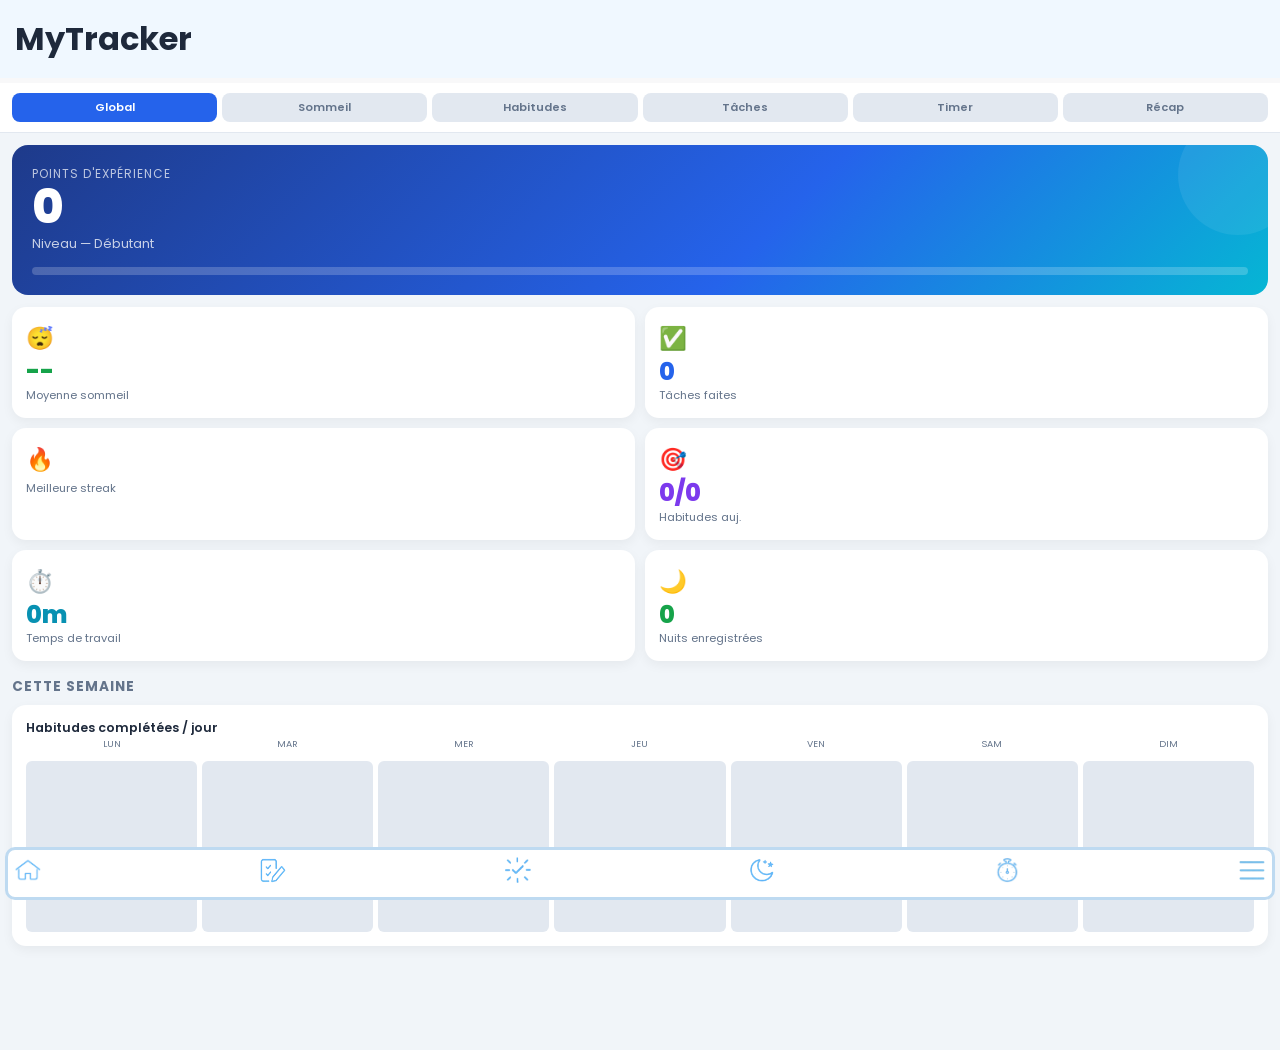
<file: stats.html>
<!DOCTYPE html>
<html lang="fr">
<head>
<meta charset="UTF-8">
<meta name="viewport" content="width=device-width, initial-scale=1.0, maximum-scale=1.0, user-scalable=no">
<title>Stats — MyTracker</title>
<link href="https://fonts.googleapis.com/css2?family=DM+Mono:wght@400;500&family=Syne:wght@700;800&family=Poppins:wght@400;500;600&display=swap" rel="stylesheet">
<style>
:root {
  --bg: #F1F5F9;
  --surface: #FFFFFF;
  --border: #E2E8F0;
  --text: #1E293B;
  --muted: #64748B;
  --blue: #2563EB;
  --green: #16A34A;
  --orange: #F59E0B;
  --red: #EF4444;
  --purple: #7C3AED;
  --cyan: #0891B2;
}

* { margin: 0; font-family: 'Poppins', sans-serif; }

body {
  background: var(--bg);
  color: var(--text);
  padding-bottom: 80px;
}

header{
  background-color: #f0f8ff;
  padding: 15px;
  border-bottom: 5px solid #f8f8f9;
}

p{
  text-align: center;
  font-size: small;
  margin-top: 20px;
}
/* TABS */
.tabs {
  display: flex;
  gap: 5px;
  padding: 10px 12px;
  background: var(--surface);
  border-bottom: 1px solid var(--border);
  position: sticky;
  top: 0;
  z-index: 10;
}
.tab {
  flex: 1;
  padding: 6px 5px;
  border: none;
  border-radius: 8px;
  font-size: 0.70rem;
  font-weight: 600;
  cursor: pointer;
  background: var(--border);
  color: var(--muted);
  transition: all .15s;
}
.tab.active {
  background: var(--blue);
  color: white;
}

/* SECTIONS */
.section { display: none; padding: 12px; }
.section.active { display: block; }

/* XP HERO */
.xp-hero {
  background: linear-gradient(135deg, #1E3A8A 0%, #2563EB 60%, #06B6D4 100%);
  border-radius: 16px;
  padding: 20px;
  color: white;
  margin-bottom: 12px;
  position: relative;
  overflow: hidden;
}
.xp-hero::before {
  content: '';
  position: absolute;
  top: -30px; right: -30px;
  width: 120px; height: 120px;
  border-radius: 50%;
  background: rgba(255,255,255,0.07);
}
.xp-label { font-size: 0.75rem; opacity: .7; text-transform: uppercase; letter-spacing: 1px; }
.xp-value { font-size: 3rem; font-weight: 800; line-height: 1; }
.xp-sub { font-size: 0.8rem; opacity: .75; margin-top: 4px; }
.xp-bar-wrap { margin-top: 14px; background: rgba(255,255,255,0.2); border-radius: 99px; height: 8px; }
.xp-bar { height: 8px; border-radius: 99px; background: white; transition: width .6s ease; }

/* KPI GRID */
.kpi-grid {
  display: grid;
  grid-template-columns: 1fr 1fr;
  gap: 10px;
  margin-bottom: 12px;
}
.kpi-card {
  background: var(--surface);
  border-radius: 14px;
  padding: 14px;
  box-shadow: 0 4px 12px rgba(0,0,0,0.05);
}
.kpi-icon { font-size: 1.4rem; margin-bottom: 4px; }
.kpi-val {
  
  font-size: 1.5rem;
  font-weight: 800;
  line-height: 1.1;
}
.kpi-lbl { font-size: 0.7rem; color: var(--muted); margin-top: 2px; }
.kpi-card.accent-green .kpi-val { color: var(--green); }
.kpi-card.accent-blue .kpi-val { color: var(--blue); }
.kpi-card.accent-orange .kpi-val { color: var(--orange); }
.kpi-card.accent-purple .kpi-val { color: var(--purple); }
.kpi-card.accent-cyan .kpi-val { color: var(--cyan); }
.kpi-card.accent-red .kpi-val { color: var(--red); }

/* SECTION TITLE */
.sec-title {
  
  font-size: 0.85rem;
  font-weight: 700;
  text-transform: uppercase;
  letter-spacing: 1px;
  color: var(--muted);
  margin: 16px 0 8px;
}

/* BAR CHART */
.bar-chart { display: flex; flex-direction: column; gap: 8px; }
.bar-row { display: flex; align-items: center; gap: 8px; }
.bar-name { font-size: 0.72rem; width: 80px; flex-shrink: 0; color: var(--text); white-space: nowrap; overflow: hidden; text-overflow: ellipsis; }
.bar-track { flex: 1; height: 10px; background: var(--border); border-radius: 99px; overflow: hidden; }
.bar-fill { height: 100%; border-radius: 99px; transition: width .5s ease; }
.bar-val { font-size: 0.7rem; width: 36px; text-align: right; color: var(--muted); }

/* WEEK HEATMAP */
.heatmap-wrap { background: var(--surface); border-radius: 14px; padding: 14px; box-shadow: 0 4px 12px rgba(0,0,0,0.05); margin-bottom: 12px; }
.heatmap-grid { display: grid; grid-template-columns: repeat(7,1fr); gap: 5px; margin-top: 10px; }
.hm-cell {
  aspect-ratio: 1;
  border-radius: 6px;
  background: var(--border);
  display: flex;
  align-items: center;
  justify-content: center;
  font-size: 0.6rem;
  font-weight: 600;
  color: white;
  transition: transform .1s;
}
.hm-cell:active { transform: scale(.9); }
.hm-day-labels { display: grid; grid-template-columns: repeat(7,1fr); gap: 5px; margin-bottom: 3px; }
.hm-day-lbl { font-size: 0.58rem; text-align: center; color: var(--muted); text-transform: uppercase; }

/* SLEEP CHART */
.sleep-chart-wrap { background: var(--surface); border-radius: 14px; padding: 14px; box-shadow: 0 4px 12px rgba(0,0,0,0.05); margin-bottom: 12px; overflow: hidden; }
.sleep-bars { display: flex; align-items: flex-end; gap: 4px; height: 80px; margin-top: 10px; }
.sleep-bar-col { flex: 1; display: flex; flex-direction: column; align-items: center; gap: 3px; }
.sleep-bar-inner { width: 100%; border-radius: 4px 4px 0 0; min-height: 4px; transition: height .4s ease; }
.sleep-bar-lbl { font-size: 0.55rem; color: var(--muted); }

/* SCORE ROW */
.score-row { display: flex; align-items: center; justify-content: space-between; background: var(--surface); border-radius: 12px; padding: 10px 14px; margin-bottom: 8px; box-shadow: 0 2px 8px rgba(0,0,0,0.04); }
.score-dot { width: 10px; height: 10px; border-radius: 50%; flex-shrink: 0; }
.score-name { font-size: 0.8rem; font-weight: 500; flex: 1; margin-left: 10px; }
.score-num {  font-size: 0.8rem; color: var(--muted); }

/* FOOTER */
footer {
  position: fixed;
  bottom: 0; left: 0;
  width: 100%;
  padding-top: 10px;
  box-sizing: border-box;
}
#foot {
  padding: 7px;
  margin: 0 5px;
  border: rgb(190, 218, 241) 3px solid;
  border-radius: 10px;
  background: white;
  display: flex;
  justify-content: space-between;
  align-items: center;
}
#icone{
  width: 26px;
  height: 26px;
}
a:hover {
  color: #0056b3;
  text-decoration: underline;
}


a:visited {
  color:#007bff
}


a:active {
  color: #0056b3;
}


/* BADGE */
.badge { display: inline-block; font-size: 0.65rem; font-weight: 600; padding: 2px 8px; border-radius: 20px; color: white; }
.badge-green { background: var(--green); }
.badge-blue { background: var(--blue); }
.badge-cyan { background: var(--cyan); }
.badge-orange { background: var(--orange); }
.badge-red { background: var(--red); }

/* EMPTY */
.empty { text-align: center; color: var(--muted); font-size: 0.8rem; padding: 20px; }

/* STREAK FLAME */
.streak-big { font-size: 2.2rem; font-weight: 800;  }

/* RECORD CARD */
.record-card {
  background: var(--surface);
  border-radius: 14px;
  padding: 14px;
  box-shadow: 0 4px 12px rgba(0,0,0,0.05);
  margin-bottom: 10px;
}
.record-header { display: flex; justify-content: space-between; align-items: center; margin-bottom: 10px; }
.record-title { font-size: 0.85rem; font-weight: 600; }
/* RECAP */
.period-selector {
  display: flex; gap: 8px; margin-bottom: 14px; align-items: center;
}
.period-selector select {
  flex: 1; background: var(--surface); border: 1.5px solid var(--border);
  border-radius: 8px; padding: 7px 10px; font-size: 0.8rem; font-weight: 500;
  color: var(--text); font-family: 'Poppins', sans-serif;
}
.recap-block {
  background: var(--surface); border-radius: 14px; padding: 14px ; margin-top: 10px;
  box-shadow: 0 4px 12px rgba(0,0,0,0.05); margin-bottom: 12px;
}
.recap-block-title {
  font-size: 0.78rem; font-weight: 600; margin-bottom: 10px;
  display: flex; align-items: center; gap: 6px;
}
.recap-row {
  display: flex; justify-content: space-between; align-items: center;
  padding: 6px 0; border-bottom: 1px solid var(--border); font-size: 0.8rem;
}
.recap-row:last-child { border-bottom: none; }
.recap-row-val { font-family: 'DM Mono', monospace; font-size: 0.78rem; font-weight: 500; }
.export-btn {
  width: 100%; padding: 13px; border: none; border-radius: 12px;
  background: var(--blue); color: white; font-size: 0.85rem; font-weight: 600;
  font-family: 'Poppins', sans-serif; cursor: pointer; margin-bottom: 10px;
  display: flex; align-items: center; justify-content: center; gap: 8px;
  transition: background .15s;
}
.export-btn:hover { background: #1E40AF; }
.export-btn.secondary {
  background: var(--surface); color: var(--text);
  border: 1.5px solid var(--border);
}
.export-btn.secondary:hover { background: var(--border); }
.month-mini-bar { display: flex; align-items: flex-end; gap: 3px; height: 50px; margin-top: 10px; }
.month-mini-col { flex: 1; display: flex; flex-direction: column; align-items: center; gap: 2px; }
.month-mini-inner { width: 100%; border-radius: 3px 3px 0 0; min-height: 2px; }
.month-mini-lbl { font-size: 0.5rem; color: var(--muted);}

/* Panneau latéral du menu */
.side-menu {
    position: fixed;
    bottom: -100%; /* Caché en bas */
    right: 15px;
    background: white;
    border-radius: 20px;
    transition: bottom 0.3s ease;
    z-index: 2000;
    padding: 20px;
    box-shadow: 0 -10px 25px rgba(0,0,0,0.1);
}

.side-menu.active {
    bottom: 15px; /* Apparaît en remontant */
}

.menu-header {
    display: flex;
    justify-content: space-between;
    align-items: center;
    margin-bottom: 20px;
    border-bottom: 1px solid #F1F5F9;
    padding-bottom: 10px;
    color: #16A34A;
}

.close-btn {
    background: none;
    border: none;
    font-size: 20px;
    cursor: pointer;
    color: #64748B;
}

.menu-item {
    display: flex;
    align-items: center;
    gap: 15px;
    padding: 15px;
    text-decoration: none;
    color: #1E293B;
    border-radius: 12px;
    margin-bottom: 10px;
    transition: background 0.2s;
}

.menu-item:active { background: #F1F5F9; }

.menu-item .icon { font-size: 24px; }
.menu-item strong { display: block; font-size: 1rem; }
.menu-item p { font-size: 0.75rem; color: #64748B; margin: 0; }

/* Fond sombre derrière le menu */
#overlay {
    position: fixed;
    top: 0; left: 0; width: 100%; height: 100%;
    background: rgba(0,0,0,0.4);
    display: none;
    z-index: 1500;
}
</style>
</head>
<body>

<header><h1>MyTracker</h1></header>

<div class="tabs">
  <button class="tab active" onclick="showTab('global')">Global</button>
  <button class="tab" onclick="showTab('sommeil')">Sommeil</button>
  <button class="tab" onclick="showTab('habitudes')">Habitudes</button>
  <button class="tab" onclick="showTab('taches')">Tâches</button>
  <button class="tab" onclick="showTab('timer')">Timer</button>
  <button class="tab" onclick="showTab('recap')">Récap</button>
</div>

<!-- ===== GLOBAL ===== -->
<div class="section active" id="tab-global">

  <div class="xp-hero">
    <div class="xp-label">Points d'expérience</div>
    <div class="xp-value" id="xp-val">0</div>
    <div class="xp-sub" id="xp-level">Niveau 1 — Débutant</div>
    <div class="xp-bar-wrap"><div class="xp-bar" id="xp-bar" style="width:0%"></div></div>
  </div>

  <div class="kpi-grid">
    <div class="kpi-card accent-green">
      <div class="kpi-icon">😴</div>
      <div class="kpi-val" id="g-avg-sleep">--</div>
      <div class="kpi-lbl">Moyenne sommeil</div>
    </div>
    <div class="kpi-card accent-blue">
      <div class="kpi-icon">✅</div>
      <div class="kpi-val" id="g-tasks-done">0</div>
      <div class="kpi-lbl">Tâches faites</div>
    </div>
    <div class="kpi-card accent-orange">
      <div class="kpi-icon">🔥</div>
      <div class="kpi-val" id="g-best-streak">0</div>
      <div class="kpi-lbl">Meilleure streak</div>
    </div>
    <div class="kpi-card accent-purple">
      <div class="kpi-icon">🎯</div>
      <div class="kpi-val" id="g-habits-today">0/0</div>
      <div class="kpi-lbl">Habitudes auj.</div>
    </div>
    <div class="kpi-card accent-cyan">
      <div class="kpi-icon">⏱️</div>
      <div class="kpi-val" id="g-timer-total">0h</div>
      <div class="kpi-lbl">Temps de travail</div>
    </div>
    <div class="kpi-card accent-green">
      <div class="kpi-icon">🌙</div>
      <div class="kpi-val" id="g-sleep-nights">0</div>
      <div class="kpi-lbl">Nuits enregistrées</div>
    </div>
  </div>

  <div class="sec-title">Cette semaine</div>
  <div class="heatmap-wrap">
    <div style="font-size:0.78rem;font-weight:600;">Habitudes complétées / jour</div>
    <div class="hm-day-labels" id="hm-labels"></div>
    <div class="heatmap-grid" id="heatmap"></div>
  </div>

</div>

<!-- ===== SOMMEIL ===== -->
<div class="section" id="tab-sommeil">

  <div class="kpi-grid">
    <div class="kpi-card accent-blue">
      <div class="kpi-icon">⏰</div>
      <div class="kpi-val" id="s-avg">--</div>
      <div class="kpi-lbl">Moyenne / nuit</div>
    </div>
    <div class="kpi-card accent-green">
      <div class="kpi-icon">🏆</div>
      <div class="kpi-val" id="s-best">--</div>
      <div class="kpi-lbl">Meilleure nuit</div>
    </div>
    <div class="kpi-card accent-orange">
      <div class="kpi-icon">📉</div>
      <div class="kpi-val" id="s-worst">--</div>
      <div class="kpi-lbl">Nuit la plus courte</div>
    </div>
    <div class="kpi-card accent-purple">
      <div class="kpi-icon">⭐</div>
      <div class="kpi-val" id="s-score-avg">--</div>
      <div class="kpi-lbl">Score moyen</div>
    </div>
    <div class="kpi-card accent-cyan">
      <div class="kpi-icon">🕐</div>
      <div class="kpi-val" id="s-avg-bed">--</div>
      <div class="kpi-lbl">Heure coucher moy.</div>
    </div>
    <div class="kpi-card accent-green">
      <div class="kpi-icon">☀️</div>
      <div class="kpi-val" id="s-avg-wake">--</div>
      <div class="kpi-lbl">Heure réveil moy.</div>
    </div>
  </div>

  <div class="sec-title">Répartition qualité</div>
  <div class="bar-chart" id="quality-bars"></div>

  <div class="sec-title">7 dernières nuits</div>
  <div class="sleep-chart-wrap">
    <div style="font-size:0.78rem;font-weight:600;">Durée de sommeil (heures)</div>
    <div class="sleep-bars" id="sleep-bars"></div>
  </div>

  



</div>

<!-- ===== HABITUDES ===== -->
<div class="section" id="tab-habitudes">

  <div class="kpi-grid">
    <div class="kpi-card accent-green">
      <div class="kpi-icon">📋</div>
      <div class="kpi-val" id="h-total">0</div>
      <div class="kpi-lbl">Habitudes créées</div>
    </div>
    <div class="kpi-card accent-blue">
      <div class="kpi-icon">✅</div>
      <div class="kpi-val" id="h-today">0</div>
      <div class="kpi-lbl">Complétées auj.</div>
    </div>
    <div class="kpi-card accent-orange">
      <div class="kpi-icon">🔥</div>
      <div class="kpi-val" id="h-best-streak">0</div>
      <div class="kpi-lbl">Meilleure streak</div>
    </div>
    <div class="kpi-card accent-purple">
      <div class="kpi-icon">📅</div>
      <div class="kpi-val" id="h-total-done">0</div>
      <div class="kpi-lbl">Total complétions</div>
    </div>
  </div>

  <div class="sec-title">Streak max par habitude</div>
  <div class="bar-chart" id="habit-streaks"></div>

  <div class="sec-title">Taux de réussite (7j)</div>
  <div class="bar-chart" id="habit-rates"></div>

</div>

<!-- ===== TÂCHES ===== -->
<div class="section" id="tab-taches">

  <div class="kpi-grid">
    <div class="kpi-card accent-green">
      <div class="kpi-icon">✅</div>
      <div class="kpi-val" id="t-done">0</div>
      <div class="kpi-lbl">Tâches faites</div>
    </div>
    <div class="kpi-card accent-blue">
      <div class="kpi-icon">📋</div>
      <div class="kpi-val" id="t-pending">0</div>
      <div class="kpi-lbl">En attente</div>
    </div>
    <div class="kpi-card accent-orange">
      <div class="kpi-icon">⚠️</div>
      <div class="kpi-val" id="t-important">0</div>
      <div class="kpi-lbl">Importantes</div>
    </div>
    <div class="kpi-card accent-red">
      <div class="kpi-icon">📅</div>
      <div class="kpi-val" id="t-overdue">0</div>
      <div class="kpi-lbl">En retard</div>
    </div>
  </div>

  <div class="sec-title">Par catégorie</div>
  <div class="bar-chart" id="cat-bars"></div>

  <div class="sec-title">Par durée</div>
  <div class="bar-chart" id="dur-bars"></div>

</div>

<!-- ===== TIMER ===== -->
<div class="section" id="tab-timer">

  <div class="kpi-grid">
    <div class="kpi-card accent-cyan">
      <div class="kpi-icon">⏱️</div>
      <div class="kpi-val" id="tm-total">0h</div>
      <div class="kpi-lbl">Temps total</div>
    </div>
    <div class="kpi-card accent-blue">
      <div class="kpi-icon">📅</div>
      <div class="kpi-val" id="tm-sessions">0</div>
      <div class="kpi-lbl">Sessions</div>
    </div>
    <div class="kpi-card accent-green">
      <div class="kpi-icon">📊</div>
      <div class="kpi-val" id="tm-avg">0m</div>
      <div class="kpi-lbl">Durée moyenne</div>
    </div>
    <div class="kpi-card accent-orange">
      <div class="kpi-icon">🏆</div>
      <div class="kpi-val" id="tm-best-day">0h</div>
      <div class="kpi-lbl">Meilleur jour</div>
    </div>
    <div class="kpi-card accent-purple">
      <div class="kpi-icon">📅</div>
      <div class="kpi-val" id="tm-this-week">0h</div>
      <div class="kpi-lbl">Cette semaine</div>
    </div>
    <div class="kpi-card accent-cyan">
      <div class="kpi-icon">🗺️</div>
      <div class="kpi-val" id="tm-dept-pct">0%</div>
      <div class="kpi-lbl">Carte dévoilée</div>
    </div>
  </div>

  <div class="sec-title">7 derniers jours</div>
  <div class="sleep-chart-wrap">
    <div style="font-size:0.78rem;font-weight:600;">Minutes de travail / jour</div>
    <div class="sleep-bars" id="timer-bars"></div>
  </div>

  <div class="sec-title">Sessions récentes</div>
  <div id="timer-sessions-list"></div>

</div>
<!-- ===== RÉCAP ===== -->
<div class="section" id="tab-recap">
 
  <div class="period-selector">
    <select id="recap-type" onchange="renderRecap()">
      <option value="month">Mois</option>
      <option value="year">Année</option>
    </select>
    <select id="recap-period" onchange="renderRecap()"></select>
  </div>
 
  <div id="recap-content"></div>
 
  <div class="sec-title">Export</div>
  <button class="export-btn" onclick="exportJSON()">⬇ Exporter toutes les données (JSON)</button>
  <button class="export-btn secondary" onclick="exportJSON('sleep')">🌙 Export sommeil uniquement</button>
  <button class="export-btn secondary" onclick="exportJSON('habits')">🎯 Export habitudes uniquement</button>
  <button class="export-btn secondary" onclick="exportJSON('timer')">⏱ Export timer uniquement</button>
  <button class="export-btn secondary" onclick="exportJSON('notes')">📝 Export notes uniquement</button>
  <p>© 2026 MyTracker V-42</p>
 
</div>

<footer>
            <div id="foot">
            <a href="index.html"><img src="icones/home1.png" id="icone"></a>
            <a href="todolist.html"><img src="icones/taches2.png" id="icone"></a>
            <a href="habitudes.html"><img src="icones/habitudes2.png" id="icone"></a>
            <a href="sommeil.html"><img src="icones/sommeil1.png" id="icone"></a>
            <a href="timer_complet.html"><img src="icones/timer1.png" id="icone"></a>
            
            <a href="javascript:void(0)" onclick="toggleMenu()"><img src="icones/nav1.png" id="icone"></a>
            
            </div>
        </footer>
    
<div id="moreMenu" class="side-menu">
    <div class="menu-header">
        <h3>Plus d'outils</h3>
        <button onclick="toggleMenu()" class="close-btn">✕</button>
    </div>
    <div class="menu-content">
        <a href="notes.html" class="menu-item">
            <span class="icon"><img src="icones/notes1.png" id="icone"></span>
            <div class="text">
                <strong>Notes</strong>
                
            </div>
        </a>
        <a href="stats.html" class="menu-item">
            <span class="icon"><img src="icones/stats1.png" id="icone"></span>
            <div class="text">
                <strong>Statistiques</strong>
                
            </div>
        </a>
        </div>
</div>

<div id="overlay" onclick="toggleMenu()"></div>

<script>
  function toggleMenu() {
    const menu = document.getElementById('moreMenu');
    const overlay = document.getElementById('overlay');
    
    if (menu.classList.contains('active')) {
        menu.classList.remove('active');
        overlay.style.display = 'none';
    } else {
        menu.classList.add('active');
        overlay.style.display = 'block';
    }
}

/* ===== UTILS ===== */
function pad(n) { return String(n).padStart(2,'0'); }
function todayStr() {
  const n = new Date();
  return n.getFullYear()+'-'+pad(n.getMonth()+1)+'-'+pad(n.getDate());
}
function fmtH(h) {
  const hh = Math.floor(h), mm = Math.round((h-hh)*60);
  return mm > 0 ? hh+'h'+pad(mm) : hh+'h';
}
function getKey(d) {
  return d.getFullYear()+'-'+pad(d.getMonth()+1)+'-'+pad(d.getDate());
}

/* ===== TABS ===== */
function showTab(name) {
  document.querySelectorAll('.section').forEach(s => s.classList.remove('active'));
  document.querySelectorAll('.tab').forEach(t => t.classList.remove('active'));
  document.getElementById('tab-'+name).classList.add('active');
  event.target.classList.add('active');
}

/* ===== DATA LOADERS ===== */
function getSleepData() {
  try { return JSON.parse(localStorage.getItem('sleep_entries_v2')) || []; } catch(e) { return []; }
}
function getHabitData() {
  try { return JSON.parse(localStorage.getItem('habitData') || '{"habits":[],"log":{}}'); } catch(e) { return {habits:[],log:{}}; }
}
function getTaches() {
  try { return JSON.parse(localStorage.getItem('taches')) || []; } catch(e) { return []; }
}
function getXP() {
  return parseInt(localStorage.getItem('XP')) || 0;
}
function getTachesFaites() {
  return parseInt(localStorage.getItem('tachesFaites')) || 0;
}
function getTimerLog() {
  try { return JSON.parse(localStorage.getItem('timerLog')) || []; } catch(e) { return []; }
}

/* ===== SLEEP SCORE ===== */
function calcScore(entry) {
  const startDate = new Date(entry.start);
  const scoreQuantite = Math.min((entry.hours / 8) * 80, 80);
  const coef = {'Excellente':1.0,'Bonne':0.85,'Moyenne':0.6,'Mauvaise':0.4}[entry.quality] || 0.85;
  const hC = startDate.getHours(), mC = startDate.getMinutes();
  const coucherMin = (hC < 12 ? hC+24 : hC)*60+mC;
  const diff = coucherMin <= 23*60 ? 0 : coucherMin - 23*60;
  const scoreReg = diff <= 30 ? 20 : diff <= 60 ? 10 : diff <= 90 ? 5 : 0;
  return Math.round((scoreQuantite + scoreReg) * coef);
}
function scoreColor(s) {
  if (s >= 80) return '#16A34A';
  if (s >= 65) return '#3B82F6';
  if (s >= 50) return '#06B6D4';
  if (s >= 35) return '#F59E0B';
  return '#EF4444';
}

/* ===== XP LEVELS ===== */
function getLevel(xp) {
  const levels = [
    {min:0,   max:250,  name:'Débutant',       next:250},
    {min:250,  max:750, name:'Régulier',        next:750},
    {min:750, max:1500, name:'Appliqué',        next:1500},
    {min:1500, max:3000, name:'Discipliné',      next:3000},
    {min:3000, max:5000, name:'Expert',          next:5000},
    {min:5000, max:Infinity, name:'Maître',     next:100000},
  ];
  for (const l of levels) {
    if (xp >= l.min && xp < l.max) return l;
  }
  return levels[levels.length-1];
}

/* ===== HABIT STREAK ===== */
function getStreak(data, habitId) {
  let streak = 0;
  const d = new Date();
  while (true) {
    const key = getKey(d);
    const log = data.log[key];
    if (log && log.includes(habitId)) { streak++; d.setDate(d.getDate()-1); }
    else break;
  }
  return streak;
}

/* ===== RENDER BARS ===== */
function renderBarChart(containerId, items, color, forceMax) {
  const el = document.getElementById(containerId);
  if (!el) return;
  if (items.length === 0) { el.innerHTML = '<div class="empty">Aucune donnée</div>'; return; }
  const max = forceMax !== undefined ? forceMax : Math.max(...items.map(i => i.val), 1);
  el.innerHTML = items.map(item => `
    <div class="bar-row">
      <div class="bar-name" title="${item.name}">${item.name}</div>
      <div class="bar-track"><div class="bar-fill" style="width:${Math.min(item.val/max*100,100).toFixed(1)}%;background:${color}"></div></div>
      <div class="bar-val">${item.formatted || item.val}</div>
    </div>
  `).join('');
}

/* ===== INIT GLOBAL ===== */
function initGlobal() {
  const xp = getXP();
  document.getElementById('xp-val').textContent = xp;
  const lvl = getLevel(xp);
  document.getElementById('xp-level').textContent = `Niveau — ${lvl.name}`;
  const pct = Math.min(((xp - lvl.min) / (lvl.next - lvl.min) * 100), 100).toFixed(1);
  document.getElementById('xp-bar').style.width = pct + '%';

  // Sleep
  const sleep = getSleepData();
  if (sleep.length > 0) {
    const avg = sleep.reduce((a,b)=>a+b.hours,0)/sleep.length;
    document.getElementById('g-avg-sleep').textContent = fmtH(avg);
  }
  document.getElementById('g-sleep-nights').textContent = sleep.length;

  // Tasks
  document.getElementById('g-tasks-done').textContent = getTachesFaites();

  // Timer
  const timerLog = getTimerLog();
  const totalMin = timerLog.reduce((a,b)=>a+b.minutes,0);
  document.getElementById('g-timer-total').textContent = totalMin >= 60 ? fmtH(totalMin/60) : totalMin+'m';

  // Habits
  const hData = getHabitData();
  const TODAY = todayStr();
  const todayLog = hData.log[TODAY] || [];
  document.getElementById('g-habits-today').textContent = todayLog.length+'/'+hData.habits.length;





  // streak
  let Streak = localStorage.getItem('streak_count');
  
  document.getElementById('g-best-streak').textContent = Streak ;



  
  // Heatmap (7 jours)
  const DAYS_FR = ['Lun','Mar','Mer','Jeu','Ven','Sam','Dim'];
  const now = new Date();
  const dayOfWeek = now.getDay();
  const diffToMonday = (dayOfWeek === 0) ? -6 : 1 - dayOfWeek;
  const monday = new Date(now);
  monday.setDate(now.getDate() + diffToMonday);

  let labelsHtml = '', cellsHtml = '';
  const maxPerDay = Math.max(hData.habits.length, 1);

  for (let i = 0; i < 7; i++) {
    const d = new Date(monday);
    d.setDate(monday.getDate()+i);
    const key = getKey(d);
    const cnt = (hData.log[key] || []).length;
    const pct = cnt / maxPerDay;
    let bg = '#E2E8F0';
    if (pct > 0)   bg = '#BBF7D0';
    if (pct >= .5) bg = '#4ADE80';
    if (pct >= 1)  bg = '#16A34A';
    labelsHtml += `<div class="hm-day-lbl">${DAYS_FR[(d.getDay()+6)%7]}</div>`;
    cellsHtml  += `<div class="hm-cell" style="background:${bg};color:${pct>0?'white':'#94A3B8'}">${cnt||''}</div>`;
  }
  document.getElementById('hm-labels').innerHTML = labelsHtml;
  document.getElementById('heatmap').innerHTML = cellsHtml;
}

/* ===== INIT SLEEP ===== */
function initSleep() {
  const data = getSleepData();
  if (data.length === 0) return;

  const hours = data.map(e => e.hours);
  const avg = hours.reduce((a,b)=>a+b,0)/hours.length;
  document.getElementById('s-avg').textContent = fmtH(avg);
  document.getElementById('s-best').textContent = fmtH(Math.max(...hours));
  document.getElementById('s-worst').textContent = fmtH(Math.min(...hours));

  const scores = data.map(calcScore);
  const avgScore = Math.round(scores.reduce((a,b)=>a+b,0)/scores.length);
  document.getElementById('s-score-avg').textContent = avgScore+'/100';

  // Avg bed / wake times
  const bedMins = data.map(e => {
    const d = new Date(e.start);
    let m = d.getHours()*60+d.getMinutes();
    if (m < 12*60) m += 24*60;
    return m;
  });
  const avgBed = Math.round(bedMins.reduce((a,b)=>a+b,0)/bedMins.length);
  const bH = Math.floor(avgBed/60)%24, bM = avgBed%60;
  document.getElementById('s-avg-bed').textContent = pad(bH)+':'+pad(bM);

  const wakeMins = data.map(e => { const d = new Date(e.end); return d.getHours()*60+d.getMinutes(); });
  const avgWake = Math.round(wakeMins.reduce((a,b)=>a+b,0)/wakeMins.length);
  document.getElementById('s-avg-wake').textContent = pad(Math.floor(avgWake/60))+':'+pad(avgWake%60);

  // 7 dernières nuits chart
  const last7 = data.slice(0, 7).reverse();
  const maxH = Math.max(...last7.map(e=>e.hours), 9);
  const barsEl = document.getElementById('sleep-bars');
  barsEl.innerHTML = last7.map(e => {
    const pct = (e.hours/maxH*60).toFixed(1);
    const d = new Date(e.start);
    const DAYS=['Di','Lu','Ma','Me','Je','Ve','Sa'];
    const col = e.hours >= 8 ? '#16A34A' : e.hours >= 6 ? '#3B82F6' : '#EF4444';
    return `<div class="sleep-bar-col">
      <div class="sleep-bar-inner" style="height:${pct}px;background:${col}"></div>
      <div class="sleep-bar-lbl">${DAYS[d.getDay()]}</div>
    </div>`;
  }).join('');

  // Qualité
  const qCounts = {};
  data.forEach(e => { qCounts[e.quality] = (qCounts[e.quality]||0)+1; });
  const qColors = {Excellente:'#16A34A',Bonne:'#3B82F6',Moyenne:'#F59E0B',Mauvaise:'#EF4444'};
  const qTotal = data.length;
  renderBarChart('quality-bars', Object.entries(qCounts).map(([k,v])=>({name:k,val:v,formatted:v+' nuits'})), '#3B82F6', qTotal);
  
}


/* ===== MAX STREAK HISTORIQUE (même si la streak actuelle est 0) ===== */
function getMaxStreak(data, habitId) {
  // Récupère tous les jours où l'habitude a été faite, triés chronologiquement
  const allDays = Object.keys(data.log)
    .filter(k => (data.log[k] || []).includes(habitId))
    .sort();
  if (allDays.length === 0) return 0;
  let max = 1, cur = 1;
  for (let i = 1; i < allDays.length; i++) {
    const prev = new Date(allDays[i-1]);
    const curr = new Date(allDays[i]);
    const diff = (curr - prev) / 86400000;
    if (diff === 1) { cur++; if (cur > max) max = cur; }
    else cur = 1;
  }
  return max;
}

/* ===== INIT HABITS ===== */
function initHabits() {
  const data = getHabitData();
  const TODAY = todayStr();
  const todayLog = data.log[TODAY] || [];

  document.getElementById('h-total').textContent = data.habits.length;
  document.getElementById('h-today').textContent = todayLog.length;

  // Total all-time completions
  let totalDone = 0;
  Object.values(data.log).forEach(arr => totalDone += arr.length);
  document.getElementById('h-total-done').textContent = totalDone;

  // Meilleure streak historique (max atteint, même si remise à 0)
  let bestStreak = 0;
  const streaks = data.habits.map(h => {
    const maxS = getMaxStreak(data, h.id);
    if (maxS > bestStreak) bestStreak = maxS;
    return { name: h.name, streak: maxS };
  });
  document.getElementById('h-best-streak').textContent = bestStreak;
 
  // Streak bars — barre sur 7j de référence, valeur affichée en jours
  const refMax = Math.max(...streaks.map(s => s.streak), 7);
  document.getElementById('habit-streaks').innerHTML = streaks.length === 0
    ? '<div class="empty">Aucune donnée</div>'
    : streaks.map(s => `
    <div class="bar-row">
      <div class="bar-name" title="${s.name}">${s.name}</div>
      <div class="bar-track"><div class="bar-fill" style="width:${(s.streak/refMax*100).toFixed(1)}%;background:#F59E0B"></div></div>
      <div class="bar-val">${s.streak}j 🔥</div>
    </div>`).join('');
 
  // Taux de réussite 7j (déjà en %)
  const now = new Date();
  const last7days = [];
  for (let i = 0; i < 7; i++) {
    const d = new Date(now);
    d.setDate(now.getDate()-i);
    last7days.push(getKey(d));
  }
  const rates = data.habits.map(h => {
    const done = last7days.filter(k => (data.log[k]||[]).includes(h.id)).length;
    return { name: h.name, val: done, formatted: done+'/7' };
  });
  renderBarChart('habit-rates', rates, '#7C3AED', 7);
}

/* ===== INIT TASKS ===== */
function initTasks() {
  const taches = getTaches();
  const today = new Date();
  today.setHours(0,0,0,0);

  const pending  = taches.filter(t => !t.fait);
  const done     = taches.filter(t => t.fait);
  const important = pending.filter(t => t.important);
  const overdue  = pending.filter(t => t.date && new Date(t.date) < today);

  document.getElementById('t-done').textContent = getTachesFaites();
  document.getElementById('t-pending').textContent = pending.length;
  document.getElementById('t-important').textContent = important.length;
  document.getElementById('t-overdue').textContent = overdue.length;

 // Stats persistantes (tâches faites + supprimées)
  let taskStats = {};
  try { taskStats = JSON.parse(localStorage.getItem('taskStats') || '{}'); } catch(e) {}
  const savedCats = taskStats.categories || {};
  const savedDurs = taskStats.durations  || {};
 
  // Fusionner avec les tâches encore en mémoire (non supprimées)
  const allCats = { ...savedCats };
  const allDurs = { ...savedDurs };
  taches.forEach(t => {
    if (t.categorie) allCats[t.categorie] = (allCats[t.categorie] || 0) + 1;
    if (t.duree)     allDurs[t.duree]     = (allDurs[t.duree]     || 0) + 1;
  });
 
  const totalTaches = Object.values(allCats).reduce((a,b)=>a+b, 0) || 1;
  const totalDurs = Object.values(allDurs).reduce((a,b)=>a+b, 0) || 1;
  renderBarChart('cat-bars', Object.entries(allCats).map(([k,v]) => ({ name: k, val: v })), '#2563EB', totalTaches);
  renderBarChart('dur-bars', Object.entries(allDurs).map(([k,v]) => ({ name: k, val: v })), '#0891B2', totalDurs);
}

/* ===== INIT TIMER ===== */
function initTimer() {
  const log = getTimerLog();

  if (log.length === 0) {
    document.getElementById('tm-total').textContent = '0h';
    document.getElementById('tm-sessions').textContent = '0';
    document.getElementById('tm-avg').textContent = '0m';
    document.getElementById('tm-best-day').textContent = '0h';
    document.getElementById('tm-this-week').textContent = '0h';
    document.getElementById('timer-bars').innerHTML = '<div class="empty">Aucune session enregistrée</div>';
    document.getElementById('timer-sessions-list').innerHTML = '<div class="empty">Lance le timer pour voir tes stats ici !</div>';
    // Carte quand même
    initTimerDept();
    return;
  }

  const totalMin = log.reduce((a,b) => a + b.minutes, 0);
  document.getElementById('tm-total').textContent = totalMin >= 60 ? fmtH(totalMin/60) : totalMin+'m';
  document.getElementById('tm-sessions').textContent = log.length;
  const avg = Math.round(totalMin / log.length);
  document.getElementById('tm-avg').textContent = avg >= 60 ? fmtH(avg/60) : avg+'m';

  // Par jour
  const byDay = {};
  log.forEach(s => {
    const d = new Date(s.date);
    const k = getKey(d);
    byDay[k] = (byDay[k] || 0) + s.minutes;
  });

  // Meilleur jour
  let bestDayMin = 0;
  let bestDayDate = "";

  for (const [date, minutes] of Object.entries(byDay)) {
    if (minutes > bestDayMin) {
      bestDayMin = minutes;
      bestDayDate = date;
    }
  }

  const bestDayValEl = document.getElementById('tm-best-day');
  if (bestDayMin > 0) {
    // Formater la date (ex: 15/04)
    const dParts = bestDayDate.split('-');
    const formattedDate = dParts[2] + '/' + dParts[1];
    
    const displayTime = bestDayMin >= 60 ? fmtH(bestDayMin/60) : bestDayMin+'m';
    
    // Affichage sur la même ligne avec un style plus petit pour la date
    bestDayValEl.innerHTML = `${displayTime} <span style="font-size: 0.7rem; font-weight: 400; color: var(--muted); margin-left: 4px;">(${formattedDate})</span>`;
  } else {
    bestDayValEl.textContent = '0h';
  }

  // Cette semaine
  const now = new Date();
  const dayOfWeek = now.getDay();
  const diffToMonday = dayOfWeek === 0 ? -6 : 1 - dayOfWeek;
  const monday = new Date(now);
  monday.setDate(now.getDate() + diffToMonday);
  monday.setHours(0,0,0,0);
  let weekMin = 0;
  log.forEach(s => { if (new Date(s.date) >= monday) weekMin += s.minutes; });
  document.getElementById('tm-this-week').textContent = weekMin >= 60 ? fmtH(weekMin/60) : weekMin+'m';

  // Graphe 7 derniers jours
  const last7 = [];
  for (let i = 6; i >= 0; i--) {
    const d = new Date(now);
    d.setDate(now.getDate() - i);
    const k = getKey(d);
    const DAYS = ['Di','Lu','Ma','Me','Je','Ve','Sa'];
    last7.push({ label: DAYS[d.getDay()], min: byDay[k] || 0 });
  }
  const maxMin = Math.max(...last7.map(d => d.min), 1);
  document.getElementById('timer-bars').innerHTML = last7.map(d => {
    const pct = (d.min / maxMin * 60).toFixed(1);
    const col = d.min >= 60 ? '#0891B2' : d.min >= 30 ? '#3B82F6' : d.min > 0 ? '#93C5FD' : '#E2E8F0';
    return `<div class="sleep-bar-col">
      <div class="sleep-bar-inner" style="height:${Math.max(pct,d.min>0?4:0)}px;background:${col}"></div>
      <div class="sleep-bar-lbl">${d.label}</div>
    </div>`;
  }).join('');

  // Sessions récentes (10 dernières)
  const recent = [...log].reverse().slice(0, 10);
  document.getElementById('timer-sessions-list').innerHTML = recent.map(s => {
    const d = new Date(s.date);
    const DAYS = ['Dim','Lun','Mar','Mer','Jeu','Ven','Sam'];
    const dateStr = DAYS[d.getDay()] + ' ' + pad(d.getDate()) + '/' + pad(d.getMonth()+1);
    const timeStr = pad(d.getHours()) + ':' + pad(d.getMinutes());
    const col = s.minutes >= 60 ? '#0891B2' : s.minutes >= 30 ? '#3B82F6' : '#94A3B8';
    return `<div class="score-row">
      <div class="score-dot" style="background:${col}"></div>
      <div class="score-name">${dateStr} <span style="color:var(--muted);font-size:0.7rem">${timeStr}</span></div>
      <div class="score-num" style="color:${col};font-weight:700">${s.minutes >= 60 ? fmtH(s.minutes/60) : s.minutes+'m'}</div>
    </div>`;
  }).join('');

  initTimerDept();
}

function initTimerDept() {
  // Progression carte (depuis localStorage global du timer)
  try {
    const global = JSON.parse(localStorage.getItem('global') || '{}');
    const depts = 101; // nombre total de départements dans ton fichier
    const completed = (global.completed || []).length;
    const current = global.deptIndex || 0;
    const pct = Math.round((current / depts) * 100);
    document.getElementById('tm-dept-pct').textContent = Math.min(pct, 100) + '%';
  } catch(e) {}
}

/* ===== RÉCAP ===== */
function initRecapSelector() {
  const typeEl = document.getElementById('recap-type');
  const periodEl = document.getElementById('recap-period');
  const now = new Date();
  const MONTHS_FR = ['Janvier','Février','Mars','Avril','Mai','Juin','Juillet','Août','Septembre','Octobre','Novembre','Décembre'];
 
  function fillPeriods() {
    periodEl.innerHTML = '';
    if (typeEl.value === 'month') {
      // 24 derniers mois
      for (let i = 0; i < 13; i++) {
        const d = new Date(now.getFullYear(), now.getMonth() - i, 1);
        const val = d.getFullYear() + '-' + pad(d.getMonth()+1);
        const lbl = MONTHS_FR[d.getMonth()] + ' ' + d.getFullYear();
        periodEl.innerHTML += `<option value="${val}">${lbl}</option>`;
      }
    } else {
      for (let y = now.getFullYear(); y >= 2026; y--) {
        periodEl.innerHTML += `<option value="${y}">${y}</option>`;
      }
    }
  }
  typeEl.addEventListener('change', () => { fillPeriods(); renderRecap(); });
  fillPeriods();
}
 
function renderRecap() {
  const type = document.getElementById('recap-type').value;
  const period = document.getElementById('recap-period').value;
  const el = document.getElementById('recap-content');
 
  const sleepData = getSleepData();
  const habitData = getHabitData();
  const timerLog = getTimerLog();
  const MONTHS_FR = ['Janvier','Février','Mars','Avril','Mai','Juin','Juillet','Août','Septembre','Octobre','Novembre','Décembre'];
 
  function inPeriod(dateStr) {
    if (type === 'month') return dateStr && dateStr.startsWith(period);
    return dateStr && dateStr.startsWith(period);
  }
 
  // ---- SOMMEIL ----
  const sleepFiltered = sleepData.filter(e => inPeriod((e.start||'').slice(0,type==='month'?7:4)));
  const sleepHours = sleepFiltered.map(e => e.hours);
  const sleepAvg = sleepHours.length ? sleepHours.reduce((a,b)=>a+b,0)/sleepHours.length : 0;
  const sleepScores = sleepFiltered.map(calcScore);
  const sleepScoreAvg = sleepScores.length ? Math.round(sleepScores.reduce((a,b)=>a+b,0)/sleepScores.length) : 0;
 
  // ---- HABITUDES ----
  // ---- HABITUDES ----
const habitCreatedAt = {};
habitData.habits.forEach(h => {
  const firstDay = Object.keys(habitData.log)
    .filter(k => (habitData.log[k] || []).includes(h.id))
    .sort()[0];
  habitCreatedAt[h.id] = firstDay || '9999-12-31';  // jamais cochée = ignorée
});

let habitDays = 0, habitTotal = 0, habitDone = 0;
Object.keys(habitData.log).forEach(k => {
  if (!inPeriod(k.slice(0, type==='month'?7:4))) return;
  const activeCount = habitData.habits.filter(h => habitCreatedAt[h.id] <= k).length; // ← uniquement les habitudes qui existaient ce jour-là
  if (activeCount === 0) return;
  habitDays++;
  habitTotal += activeCount;
  habitDone += (habitData.log[k]||[]).length;
});
const habitRate = habitTotal > 0 ? Math.round(habitDone/habitTotal*100) : 0;
 
// ---- TIMER ----
  // ---- TIMER ----
  const timerFiltered = timerLog.filter(s => inPeriod((s.date||'').slice(0,type==='month'?7:4)));
  const timerMin = timerFiltered.reduce((a,b)=>a+b.minutes, 0);
  const timerSessions = timerFiltered.length;

  let bestMoment = "Aucune donnée";
  if (timerFiltered.length > 0) {
    const dayStats = {}; 
    const hourStats = {};
    const DAYS_FR = ['Dimanche', 'Lundi', 'Mardi', 'Mercredi', 'Jeudi', 'Vendredi', 'Samedi'];

    timerFiltered.forEach(s => {
      const d = new Date(s.date);
      const dayName = DAYS_FR[d.getDay()];
      const hourName = d.getHours() + 'h';
      
      // Stats par Jour
      if (!dayStats[dayName]) dayStats[dayName] = { total: 0, occurrences: new Set() };
      dayStats[dayName].total += s.minutes;
      dayStats[dayName].occurrences.add(s.date);

      // Stats par Heure (on compte combien de fois cette heure apparaît dans les sessions)
      if (!hourStats[hourName]) hourStats[hourName] = { total: 0, count: 0 };
      hourStats[hourName].total += s.minutes;
      hourStats[hourName].count++;
    });

    // Calcul du jour gagnant (total cumulé)
let maxDayTotal = 0;
let bestDay = "";
for (const [day, data] of Object.entries(dayStats)) {
  if (data.total > maxDayTotal) { maxDayTotal = data.total; bestDay = day; }
}

// Calcul de l'heure gagnante (total cumulé)
let maxHourTotal = 0;
let bestHour = "";
for (const [hour, data] of Object.entries(hourStats)) {
  if (data.total > maxHourTotal) { maxHourTotal = data.total; bestHour = hour; }
}

    bestMoment = `${bestDay} vers ${bestHour}`;
  }
  // ---- LABEL ----
  let label = period;
  if (type === 'month') {
    const [y, m] = period.split('-');
    label = MONTHS_FR[parseInt(m)-1] + ' ' + y;
  }
 
  // ---- MINI BAR: sous-périodes ----
  let miniBar = '';
  if (type === 'year') {
    // par mois
    const monthMins = Array(12).fill(0);
    timerLog.forEach(s => {
      if (!s.date || !s.date.startsWith(period)) return;
      const m = parseInt(s.date.slice(5,7)) - 1;
      monthMins[m] += s.minutes;
    });
    const maxM = Math.max(...monthMins, 1);
    const ML = ['J','F','M','A','M','J','J','A','S','O','N','D'];
    miniBar = `<div class="month-mini-bar">${monthMins.map((v,i)=>`
      <div class="month-mini-col">
        <div class="month-mini-inner" style="height:${Math.max(v/maxM*40,v>0?3:0).toFixed(1)}px;background:var(--cyan)"></div>
        <div class="month-mini-lbl">${ML[i]}</div>
      </div>`).join('')}</div>`;
  } else {
    // par semaine (4 semaines)
    const [y,m] = period.split('-').map(Number);
    const weekMins = [0,0,0,0,0];
    timerLog.forEach(s => {
      if (!s.date || !s.date.startsWith(period)) return;
      const day = parseInt(s.date.slice(8,10));
      const w = Math.min(Math.floor((day-1)/7), 4);
      weekMins[w] += s.minutes;
    });
    const maxW = Math.max(...weekMins, 1);
    miniBar = `<div class="month-mini-bar">${weekMins.map((v,i)=>`
      <div class="month-mini-col">
        <div class="month-mini-inner" style="height:${Math.max(v/maxW*40,v>0?3:0).toFixed(1)}px;background:var(--cyan);"></div>
        <div class="month-mini-lbl">S${i+1}</div>
      </div>`).join('')}</div>`;
  }
 
  el.innerHTML = `
    <div class="recap-block">
      <div class="recap-block-title">😴 Sommeil — ${label}</div>
      ${sleepFiltered.length === 0 ? '<div class="empty">Aucune donnée</div>' : `
      <div class="recap-row"><span>Nuits enregistrées</span><span class="recap-row-val" style="color:var(--blue)">${sleepFiltered.length}</span></div>
      <div class="recap-row"><span>Durée moyenne</span><span class="recap-row-val" style="color:var(--green)">${fmtH(sleepAvg)}</span></div>
      <div class="recap-row"><span>Meilleure nuit</span><span class="recap-row-val" style="color:var(--green)">${fmtH(Math.max(...sleepHours))}</span></div>
      <div class="recap-row"><span>Nuit la plus courte</span><span class="recap-row-val" style="color:var(--red)">${fmtH(Math.min(...sleepHours))}</span></div>
      <div class="recap-row"><span>Score moyen</span><span class="recap-row-val" style="color:${scoreColor(sleepScoreAvg)}">${sleepScoreAvg}/100</span></div>
      `}
    </div>
 
    <div class="recap-block">
      <div class="recap-block-title">🎯 Habitudes — ${label}</div>
      ${habitDays === 0 ? '<div class="empty">Aucune donnée</div>' : `
      <div class="recap-row"><span>Jours avec activité</span><span class="recap-row-val" style="color:var(--blue)">${habitDays}</span></div>
      <div class="recap-row"><span>Complétions totales</span><span class="recap-row-val" style="color:var(--green)">${habitDone}</span></div>
      <div class="recap-row"><span>Taux de réussite</span><span class="recap-row-val" style="color:${habitRate>=70?'var(--green)':habitRate>=40?'var(--orange)':'var(--red)'}">${habitRate}%</span></div>
      `}
    </div>
 
    <div class="recap-block">
      <div class="recap-block-title">⏱️ Travail — ${label}</div>
      ${timerSessions === 0 ? '<div class="empty">Aucune session enregistrée</div>' : `
      <div class="recap-row"><span>Sessions</span><span class="recap-row-val" style="color:var(--blue)">${timerSessions}</span></div>
      <div class="recap-row"><span>Temps total</span><span class="recap-row-val" style="color:var(--cyan)">${timerMin>=60?fmtH(timerMin/60):timerMin+'m'}</span></div>
      <div class="recap-row"><span>Moyenne/session</span><span class="recap-row-val" style="color:var(--cyan)">${timerSessions>0?(timerMin/timerSessions>=60?fmtH(timerMin/timerSessions/60):Math.round(timerMin/timerSessions)+'m'):'--'}</span></div>
      <div class="recap-row" >
  <span>Pic de productivité</span>
  <span class="recap-row-val" style="color:var(--purple); font-weight:600;">${bestMoment}</span>
</div>
      `}
    </div>
  `;
}
 
/* ===== EXPORT JSON ===== */
function exportJSON(scope) {
  let data = {};
  const keys = {
    all: ['sleep_entries_v2','habitData','taches','tachesFaites','timerLog','taskStats','XP','global','mytracker_notes'],
    sleep: ['sleep_entries_v2'],
    habits: ['habitData'],
    timer: ['timerLog','global'],
    notes: ['mytracker_notes']
  };
  const toExport = keys[scope || 'all'];
  toExport.forEach(k => {
    const v = localStorage.getItem(k);
    if (v !== null) {
      try { data[k] = JSON.parse(v); } catch(e) { data[k] = v; }
    }
  });
  const blob = new Blob([JSON.stringify(data, null, 2)], {type: 'application/json'});
  const url = URL.createObjectURL(blob);
  const a = document.createElement('a');
  const now = new Date();
  const suffix = scope && scope !== 'all' ? '_' + scope : '';
  a.href = url;
  a.download = `mytracker${suffix}_${now.getFullYear()}${pad(now.getMonth()+1)}${pad(now.getDate())}.json`;
  a.click();
  URL.revokeObjectURL(url);
}
/*== INIT ===== */
initGlobal();
initSleep();
initHabits();
initTasks();
initTimer();
initRecapSelector();
renderRecap();
</script>
</body>
</html>
</file>
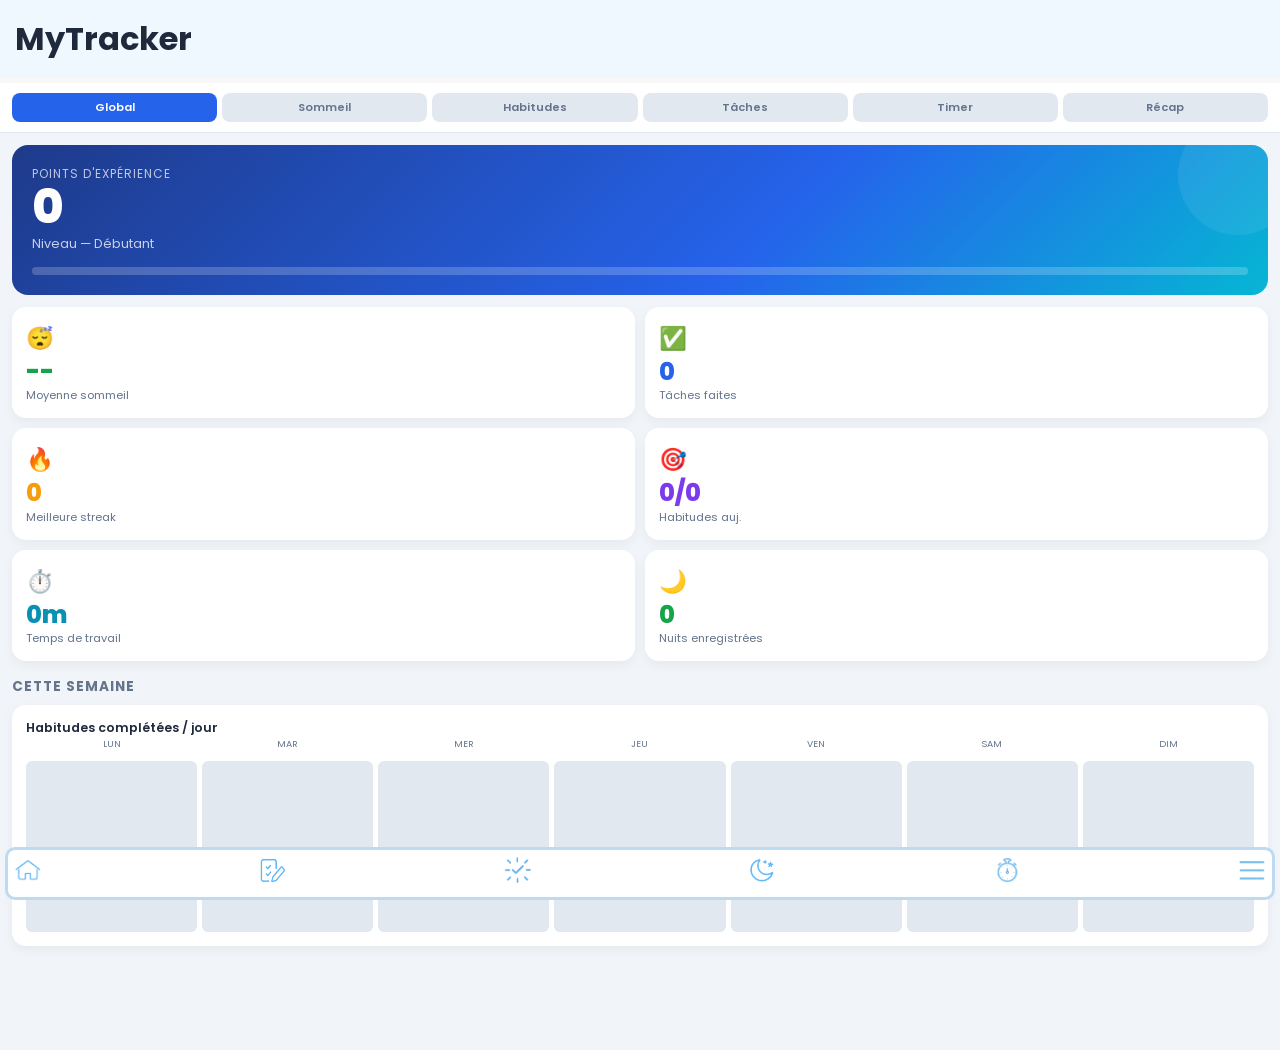
<file: Statsdatabase.html>
<!DOCTYPE html>
<html lang="fr">
<head>
<meta charset="UTF-8">
<meta name="viewport" content="width=device-width, initial-scale=1.0, maximum-scale=1.0, user-scalable=no">
<title>Stats — MyTracker</title>
<link href="https://fonts.googleapis.com/css2?family=DM+Mono:wght@400;500&family=Syne:wght@700;800&family=Poppins:wght@400;500;600&display=swap" rel="stylesheet">
<style>
:root {
  --bg: #F1F5F9;
  --surface: #FFFFFF;
  --border: #E2E8F0;
  --text: #1E293B;
  --muted: #64748B;
  --blue: #2563EB;
  --green: #16A34A;
  --orange: #F59E0B;
  --red: #EF4444;
  --purple: #7C3AED;
  --cyan: #0891B2;
}
* { margin: 0; font-family: 'Poppins', sans-serif; }
body { background: var(--bg); color: var(--text); padding-bottom: 80px; }
header { background-color: #f0f8ff; padding: 15px; border-bottom: 5px solid #f8f8f9; }
p { text-align: center; font-size: small; margin-top: 20px; }

/* TABS */
.tabs { display:flex; gap:5px; padding:10px 12px; background:var(--surface); border-bottom:1px solid var(--border); position:sticky; top:0; z-index:10; }
.tab { flex:1; padding:6px 5px; border:none; border-radius:8px; font-size:0.70rem; font-weight:600; cursor:pointer; background:var(--border); color:var(--muted); transition:all .15s; }
.tab.active { background:var(--blue); color:white; }
.section { display:none; padding:12px; }
.section.active { display:block; }

/* XP HERO */
.xp-hero { background:linear-gradient(135deg,#1E3A8A 0%,#2563EB 60%,#06B6D4 100%); border-radius:16px; padding:20px; color:white; margin-bottom:12px; position:relative; overflow:hidden; }
.xp-hero::before { content:''; position:absolute; top:-30px; right:-30px; width:120px; height:120px; border-radius:50%; background:rgba(255,255,255,0.07); }
.xp-label { font-size:0.75rem; opacity:.7; text-transform:uppercase; letter-spacing:1px; }
.xp-value { font-size:3rem; font-weight:800; line-height:1; }
.xp-sub { font-size:0.8rem; opacity:.75; margin-top:4px; }
.xp-bar-wrap { margin-top:14px; background:rgba(255,255,255,0.2); border-radius:99px; height:8px; }
.xp-bar { height:8px; border-radius:99px; background:white; transition:width .6s ease; }

/* KPI */
.kpi-grid { display:grid; grid-template-columns:1fr 1fr; gap:10px; margin-bottom:12px; }
.kpi-card { background:var(--surface); border-radius:14px; padding:14px; box-shadow:0 4px 12px rgba(0,0,0,0.05); }
.kpi-icon { font-size:1.4rem; margin-bottom:4px; }
.kpi-val { font-size:1.5rem; font-weight:800; line-height:1.1; }
.kpi-lbl { font-size:0.7rem; color:var(--muted); margin-top:2px; }
.kpi-card.accent-green .kpi-val { color:var(--green); }
.kpi-card.accent-blue .kpi-val { color:var(--blue); }
.kpi-card.accent-orange .kpi-val { color:var(--orange); }
.kpi-card.accent-purple .kpi-val { color:var(--purple); }
.kpi-card.accent-cyan .kpi-val { color:var(--cyan); }
.kpi-card.accent-red .kpi-val { color:var(--red); }

/* SEC TITLE */
.sec-title { font-size:0.85rem; font-weight:700; text-transform:uppercase; letter-spacing:1px; color:var(--muted); margin:16px 0 8px; }

/* BAR CHART */
.bar-chart { display:flex; flex-direction:column; gap:8px; }
.bar-row { display:flex; align-items:center; gap:8px; }
.bar-name { font-size:0.72rem; width:80px; flex-shrink:0; color:var(--text); white-space:nowrap; overflow:hidden; text-overflow:ellipsis; }
.bar-track { flex:1; height:10px; background:var(--border); border-radius:99px; overflow:hidden; }
.bar-fill { height:100%; border-radius:99px; transition:width .5s ease; }
.bar-val { font-size:0.7rem; width:36px; text-align:right; color:var(--muted); }

/* HEATMAP */
.heatmap-wrap { background:var(--surface); border-radius:14px; padding:14px; box-shadow:0 4px 12px rgba(0,0,0,0.05); margin-bottom:12px; }
.heatmap-grid { display:grid; grid-template-columns:repeat(7,1fr); gap:5px; margin-top:10px; }
.hm-cell { aspect-ratio:1; border-radius:6px; background:var(--border); display:flex; align-items:center; justify-content:center; font-size:0.6rem; font-weight:600; color:white; transition:transform .1s; }
.hm-cell:active { transform:scale(.9); }
.hm-day-labels { display:grid; grid-template-columns:repeat(7,1fr); gap:5px; margin-bottom:3px; }
.hm-day-lbl { font-size:0.58rem; text-align:center; color:var(--muted); text-transform:uppercase; }

/* SLEEP CHART */
.sleep-chart-wrap { background:var(--surface); border-radius:14px; padding:14px; box-shadow:0 4px 12px rgba(0,0,0,0.05); margin-bottom:12px; overflow:hidden; }
.sleep-bars { display:flex; align-items:flex-end; gap:4px; height:80px; margin-top:10px; }
.sleep-bar-col { flex:1; display:flex; flex-direction:column; align-items:center; gap:3px; }
.sleep-bar-inner { width:100%; border-radius:4px 4px 0 0; min-height:4px; transition:height .4s ease; }
.sleep-bar-lbl { font-size:0.55rem; color:var(--muted); }

/* SCORE ROW */
.score-row { display:flex; align-items:center; justify-content:space-between; background:var(--surface); border-radius:12px; padding:10px 14px; margin-bottom:8px; box-shadow:0 2px 8px rgba(0,0,0,0.04); }
.score-dot { width:10px; height:10px; border-radius:50%; flex-shrink:0; }
.score-name { font-size:0.8rem; font-weight:500; flex:1; margin-left:10px; }
.score-num { font-size:0.8rem; color:var(--muted); }

/* FOOTER */
footer { position:fixed; bottom:0; left:0; width:100%; padding-top:10px; box-sizing:border-box; }
#foot { padding:7px; margin:0 5px; border:rgb(190,218,241) 3px solid; border-radius:10px; background:white; display:flex; justify-content:space-between; align-items:center; }
#icone { width:26px; height:26px; }
a:hover { color:#0056b3; text-decoration:underline; }
a:visited { color:#007bff; }
a:active { color:#0056b3; }

/* BADGES */
.badge { display:inline-block; font-size:0.65rem; font-weight:600; padding:2px 8px; border-radius:20px; color:white; }
.badge-green { background:var(--green); }
.badge-blue { background:var(--blue); }
.badge-cyan { background:var(--cyan); }
.badge-orange { background:var(--orange); }
.badge-red { background:var(--red); }
.empty { text-align:center; color:var(--muted); font-size:0.8rem; padding:20px; }
.streak-big { font-size:2.2rem; font-weight:800; }
.record-card { background:var(--surface); border-radius:14px; padding:14px; box-shadow:0 4px 12px rgba(0,0,0,0.05); margin-bottom:10px; }
.record-header { display:flex; justify-content:space-between; align-items:center; margin-bottom:10px; }
.record-title { font-size:0.85rem; font-weight:600; }

/* RECAP */
.period-selector { display:flex; gap:8px; margin-bottom:14px; align-items:center; }
.period-selector select { flex:1; background:var(--surface); border:1.5px solid var(--border); border-radius:8px; padding:7px 10px; font-size:0.8rem; font-weight:500; color:var(--text); font-family:'Poppins',sans-serif; }
.recap-block { background:var(--surface); border-radius:14px; padding:14px; margin-top:10px; box-shadow:0 4px 12px rgba(0,0,0,0.05); margin-bottom:12px; }
.recap-block-title { font-size:0.78rem; font-weight:600; margin-bottom:10px; display:flex; align-items:center; gap:6px; }
.recap-row { display:flex; justify-content:space-between; align-items:center; padding:6px 0; border-bottom:1px solid var(--border); font-size:0.8rem; }
.recap-row:last-child { border-bottom:none; }
.recap-row-val { font-family:'DM Mono',monospace; font-size:0.78rem; font-weight:500; }
.month-mini-bar { display:flex; align-items:flex-end; gap:3px; height:50px; margin-top:10px; }
.month-mini-col { flex:1; display:flex; flex-direction:column; align-items:center; gap:2px; }
.month-mini-inner { width:100%; border-radius:3px 3px 0 0; min-height:2px; }
.month-mini-lbl { font-size:0.5rem; color:var(--muted); }

/* EXPORT */
.export-btn { width:100%; padding:13px; border:none; border-radius:12px; background:var(--blue); color:white; font-size:0.85rem; font-weight:600; font-family:'Poppins',sans-serif; cursor:pointer; margin-bottom:10px; display:flex; align-items:center; justify-content:center; gap:8px; transition:background .15s; }
.export-btn:hover { background:#1E40AF; }
.export-btn.secondary { background:var(--surface); color:var(--text); border:1.5px solid var(--border); }
.export-btn.secondary:hover { background:var(--border); }

/* SYNC */
.sync-card { background:var(--surface); border-radius:14px; padding:14px; box-shadow:0 4px 12px rgba(0,0,0,0.05); margin-bottom:12px; border-left:4px solid var(--purple); }
.sync-card input { width:100%; box-sizing:border-box; border:1.5px solid var(--border); border-radius:8px; padding:9px 12px; font-size:0.82rem; font-family:'Poppins',sans-serif; color:var(--text); margin-bottom:8px; background:var(--bg); }
.sync-card input:focus { outline:none; border-color:var(--purple); }
.sync-status { font-size:0.72rem; margin-top:8px; padding:7px 10px; border-radius:8px; display:none; font-weight:500; }
.sync-status.ok    { background:#DCFCE7; color:var(--green); display:block; }
.sync-status.err   { background:#FEE2E2; color:var(--red);   display:block; }
.sync-status.loading { background:#EFF6FF; color:var(--blue); display:block; }
.sync-logged { display:flex; justify-content:space-between; align-items:center; font-size:0.78rem; margin-bottom:8px; }
.sync-logged span { color:var(--muted); }
.sync-logged strong { color:var(--purple); }
.sync-logout { font-size:0.7rem; color:var(--red); background:none; border:none; cursor:pointer; font-family:'Poppins',sans-serif; text-decoration:underline; }

/* SIDE MENU */
.side-menu { position:fixed; bottom:-100%; right:15px; background:white; border-radius:20px; transition:bottom 0.3s ease; z-index:2000; padding:20px; box-shadow:0 -10px 25px rgba(0,0,0,0.1); }
.side-menu.active { bottom:15px; }
.menu-header { display:flex; justify-content:space-between; align-items:center; margin-bottom:20px; border-bottom:1px solid #F1F5F9; padding-bottom:10px; color:#16A34A; }
.close-btn { background:none; border:none; font-size:20px; cursor:pointer; color:#64748B; }
.menu-item { display:flex; align-items:center; gap:15px; padding:15px; text-decoration:none; color:#1E293B; border-radius:12px; margin-bottom:10px; transition:background 0.2s; }
.menu-item:active { background:#F1F5F9; }
.menu-item .icon { font-size:24px; }
.menu-item strong { display:block; font-size:1rem; }
.menu-item p { font-size:0.75rem; color:#64748B; margin:0; }
#overlay { position:fixed; top:0; left:0; width:100%; height:100%; background:rgba(0,0,0,0.4); display:none; z-index:1500; }
</style>
</head>
<body>

<header><h1>MyTracker</h1></header>

<div class="tabs">
  <button class="tab active" onclick="showTab('global')">Global</button>
  <button class="tab" onclick="showTab('sommeil')">Sommeil</button>
  <button class="tab" onclick="showTab('habitudes')">Habitudes</button>
  <button class="tab" onclick="showTab('taches')">Tâches</button>
  <button class="tab" onclick="showTab('timer')">Timer</button>
  <button class="tab" onclick="showTab('recap')">Récap</button>
</div>

<!-- GLOBAL -->
<div class="section active" id="tab-global">
  <div class="xp-hero">
    <div class="xp-label">Points d'expérience</div>
    <div class="xp-value" id="xp-val">0</div>
    <div class="xp-sub" id="xp-level">Niveau 1 — Débutant</div>
    <div class="xp-bar-wrap"><div class="xp-bar" id="xp-bar" style="width:0%"></div></div>
  </div>
  <div class="kpi-grid">
    <div class="kpi-card accent-green"><div class="kpi-icon">😴</div><div class="kpi-val" id="g-avg-sleep">--</div><div class="kpi-lbl">Moyenne sommeil</div></div>
    <div class="kpi-card accent-blue"><div class="kpi-icon">✅</div><div class="kpi-val" id="g-tasks-done">0</div><div class="kpi-lbl">Tâches faites</div></div>
    <div class="kpi-card accent-orange"><div class="kpi-icon">🔥</div><div class="kpi-val" id="g-best-streak">0</div><div class="kpi-lbl">Meilleure streak</div></div>
    <div class="kpi-card accent-purple"><div class="kpi-icon">🎯</div><div class="kpi-val" id="g-habits-today">0/0</div><div class="kpi-lbl">Habitudes auj.</div></div>
    <div class="kpi-card accent-cyan"><div class="kpi-icon">⏱️</div><div class="kpi-val" id="g-timer-total">0h</div><div class="kpi-lbl">Temps de travail</div></div>
    <div class="kpi-card accent-green"><div class="kpi-icon">🌙</div><div class="kpi-val" id="g-sleep-nights">0</div><div class="kpi-lbl">Nuits enregistrées</div></div>
  </div>
  <div class="sec-title">Cette semaine</div>
  <div class="heatmap-wrap">
    <div style="font-size:0.78rem;font-weight:600;">Habitudes complétées / jour</div>
    <div class="hm-day-labels" id="hm-labels"></div>
    <div class="heatmap-grid" id="heatmap"></div>
  </div>
</div>

<!-- SOMMEIL -->
<div class="section" id="tab-sommeil">
  <div class="kpi-grid">
    <div class="kpi-card accent-blue"><div class="kpi-icon">⏰</div><div class="kpi-val" id="s-avg">--</div><div class="kpi-lbl">Moyenne / nuit</div></div>
    <div class="kpi-card accent-green"><div class="kpi-icon">🏆</div><div class="kpi-val" id="s-best">--</div><div class="kpi-lbl">Meilleure nuit</div></div>
    <div class="kpi-card accent-orange"><div class="kpi-icon">📉</div><div class="kpi-val" id="s-worst">--</div><div class="kpi-lbl">Nuit la plus courte</div></div>
    <div class="kpi-card accent-purple"><div class="kpi-icon">⭐</div><div class="kpi-val" id="s-score-avg">--</div><div class="kpi-lbl">Score moyen</div></div>
    <div class="kpi-card accent-cyan"><div class="kpi-icon">🕐</div><div class="kpi-val" id="s-avg-bed">--</div><div class="kpi-lbl">Heure coucher moy.</div></div>
    <div class="kpi-card accent-green"><div class="kpi-icon">☀️</div><div class="kpi-val" id="s-avg-wake">--</div><div class="kpi-lbl">Heure réveil moy.</div></div>
  </div>
  <div class="sec-title">Répartition qualité</div>
  <div class="bar-chart" id="quality-bars"></div>
  <div class="sec-title">7 dernières nuits</div>
  <div class="sleep-chart-wrap">
    <div style="font-size:0.78rem;font-weight:600;">Durée de sommeil (heures)</div>
    <div class="sleep-bars" id="sleep-bars"></div>
  </div>
</div>

<!-- HABITUDES -->
<div class="section" id="tab-habitudes">
  <div class="kpi-grid">
    <div class="kpi-card accent-green"><div class="kpi-icon">📋</div><div class="kpi-val" id="h-total">0</div><div class="kpi-lbl">Habitudes créées</div></div>
    <div class="kpi-card accent-blue"><div class="kpi-icon">✅</div><div class="kpi-val" id="h-today">0</div><div class="kpi-lbl">Complétées auj.</div></div>
    <div class="kpi-card accent-orange"><div class="kpi-icon">🔥</div><div class="kpi-val" id="h-best-streak">0</div><div class="kpi-lbl">Meilleure streak</div></div>
    <div class="kpi-card accent-purple"><div class="kpi-icon">📅</div><div class="kpi-val" id="h-total-done">0</div><div class="kpi-lbl">Total complétions</div></div>
  </div>
  <div class="sec-title">Streak max par habitude</div>
  <div class="bar-chart" id="habit-streaks"></div>
  <div class="sec-title">Taux de réussite (7j)</div>
  <div class="bar-chart" id="habit-rates"></div>
</div>

<!-- TÂCHES -->
<div class="section" id="tab-taches">
  <div class="kpi-grid">
    <div class="kpi-card accent-green"><div class="kpi-icon">✅</div><div class="kpi-val" id="t-done">0</div><div class="kpi-lbl">Tâches faites</div></div>
    <div class="kpi-card accent-blue"><div class="kpi-icon">📋</div><div class="kpi-val" id="t-pending">0</div><div class="kpi-lbl">En attente</div></div>
    <div class="kpi-card accent-orange"><div class="kpi-icon">⚠️</div><div class="kpi-val" id="t-important">0</div><div class="kpi-lbl">Importantes</div></div>
    <div class="kpi-card accent-red"><div class="kpi-icon">📅</div><div class="kpi-val" id="t-overdue">0</div><div class="kpi-lbl">En retard</div></div>
  </div>
  <div class="sec-title">Par catégorie</div>
  <div class="bar-chart" id="cat-bars"></div>
  <div class="sec-title">Par durée</div>
  <div class="bar-chart" id="dur-bars"></div>
</div>

<!-- TIMER -->
<div class="section" id="tab-timer">
  <div class="kpi-grid">
    <div class="kpi-card accent-cyan"><div class="kpi-icon">⏱️</div><div class="kpi-val" id="tm-total">0h</div><div class="kpi-lbl">Temps total</div></div>
    <div class="kpi-card accent-blue"><div class="kpi-icon">📅</div><div class="kpi-val" id="tm-sessions">0</div><div class="kpi-lbl">Sessions</div></div>
    <div class="kpi-card accent-green"><div class="kpi-icon">📊</div><div class="kpi-val" id="tm-avg">0m</div><div class="kpi-lbl">Durée moyenne</div></div>
    <div class="kpi-card accent-orange"><div class="kpi-icon">🏆</div><div class="kpi-val" id="tm-best-day">0h</div><div class="kpi-lbl">Meilleur jour</div></div>
    <div class="kpi-card accent-purple"><div class="kpi-icon">📅</div><div class="kpi-val" id="tm-this-week">0h</div><div class="kpi-lbl">Cette semaine</div></div>
    <div class="kpi-card accent-cyan"><div class="kpi-icon">🗺️</div><div class="kpi-val" id="tm-dept-pct">0%</div><div class="kpi-lbl">Carte dévoilée</div></div>
  </div>
  <div class="sec-title">7 derniers jours</div>
  <div class="sleep-chart-wrap">
    <div style="font-size:0.78rem;font-weight:600;">Minutes de travail / jour</div>
    <div class="sleep-bars" id="timer-bars"></div>
  </div>
  <div class="sec-title">Sessions récentes</div>
  <div id="timer-sessions-list"></div>
</div>

<!-- RÉCAP -->
<div class="section" id="tab-recap">
  <div class="period-selector">
    <select id="recap-type" onchange="renderRecap()">
      <option value="month">Mois</option>
      <option value="year">Année</option>
    </select>
    <select id="recap-period" onchange="renderRecap()"></select>
  </div>
  <div id="recap-content"></div>

  <div class="sec-title">☁️ Sauvegarde cloud</div>
  <div class="sync-card">
    <div id="sync-logged-block" style="display:none">
      <div class="sync-logged">
        <span>Connecté : <strong id="sync-email-display"></strong></span>
        <button class="sync-logout" onclick="syncLogout()">Déconnexion</button>
      </div>
      <div style="font-size:0.72rem;color:var(--muted);margin-top:2px;margin-bottom:8px;">
        Sync auto — pull au chargement, push toutes les 5 min
      </div>
    </div>
    <div id="sync-login-block">
      <div style="font-size:0.82rem;font-weight:600;margin-bottom:10px;">🔐 Connexion à ton compte</div>
      <input type="email" id="sync-email" placeholder="Email" autocomplete="email">
      <input type="password" id="sync-password" placeholder="Mot de passe" autocomplete="current-password">
      <button class="export-btn" style="background:var(--purple);margin-bottom:4px" onclick="syncLogin()">Se connecter</button>
      <button class="export-btn secondary" style="margin-bottom:0;font-size:0.75rem" onclick="syncRegister()">Créer un compte</button>
    </div>
    <div class="sync-status" id="sync-status"></div>
  </div>

  <div class="sec-title">Export ponctuel</div>
  <button class="export-btn" onclick="exportJSON()">⬇ Exporter toutes les données (JSON)</button>
  <button class="export-btn secondary" onclick="exportJSON('sleep')">🌙 Export sommeil uniquement</button>
  <button class="export-btn secondary" onclick="exportJSON('habits')">🎯 Export habitudes uniquement</button>
  <button class="export-btn secondary" onclick="exportJSON('timer')">⏱ Export timer uniquement</button>
  <button class="export-btn secondary" onclick="exportJSON('notes')">📝 Export notes uniquement</button>
  <p>© 2026 MyTracker V-43</p>
</div>

<footer>
  <div id="foot">
    <a href="index.html"><img src="icones/home1.png" id="icone"></a>
    <a href="todolist.html"><img src="icones/taches2.png" id="icone"></a>
    <a href="habitudes.html"><img src="icones/habitudes2.png" id="icone"></a>
    <a href="sommeil.html"><img src="icones/sommeil1.png" id="icone"></a>
    <a href="timer_complet.html"><img src="icones/timer1.png" id="icone"></a>
    <a href="javascript:void(0)" onclick="toggleMenu()"><img src="icones/nav1.png" id="icone"></a>
  </div>
</footer>

<div id="moreMenu" class="side-menu">
  <div class="menu-header">
    <h3>Plus d'outils</h3>
    <button onclick="toggleMenu()" class="close-btn">✕</button>
  </div>
  <div class="menu-content">
    <a href="notes.html" class="menu-item">
      <span class="icon"><img src="icones/notes1.png" id="icone"></span>
      <div class="text"><strong>Notes</strong></div>
    </a>
    <a href="stats.html" class="menu-item">
      <span class="icon"><img src="icones/stats1.png" id="icone"></span>
      <div class="text"><strong>Statistiques</strong></div>
    </a>
  </div>
</div>
<div id="overlay" onclick="toggleMenu()"></div>

<script>
/* ===== MENU ===== */
function toggleMenu() {
  const menu = document.getElementById('moreMenu');
  const overlay = document.getElementById('overlay');
  if (menu.classList.contains('active')) {
    menu.classList.remove('active');
    overlay.style.display = 'none';
  } else {
    menu.classList.add('active');
    overlay.style.display = 'block';
  }
}

/* ===== UTILS ===== */
function pad(n) { return String(n).padStart(2,'0'); }
function todayStr() {
  const n = new Date();
  return n.getFullYear()+'-'+pad(n.getMonth()+1)+'-'+pad(n.getDate());
}
function fmtH(h) {
  const hh = Math.floor(h), mm = Math.round((h-hh)*60);
  return mm > 0 ? hh+'h'+pad(mm) : hh+'h';
}
function getKey(d) {
  return d.getFullYear()+'-'+pad(d.getMonth()+1)+'-'+pad(d.getDate());
}

/* ===== TABS ===== */
function showTab(name) {
  document.querySelectorAll('.section').forEach(s => s.classList.remove('active'));
  document.querySelectorAll('.tab').forEach(t => t.classList.remove('active'));
  document.getElementById('tab-'+name).classList.add('active');
  event.target.classList.add('active');
}

/* ===== DATA LOADERS ===== */
function getSleepData()  { try { return JSON.parse(localStorage.getItem('sleep_entries_v2')) || []; } catch(e) { return []; } }
function getHabitData()  { try { return JSON.parse(localStorage.getItem('habitData') || '{"habits":[],"log":{}}'); } catch(e) { return {habits:[],log:{}}; } }
function getTaches()     { try { return JSON.parse(localStorage.getItem('taches')) || []; } catch(e) { return []; } }
function getXP()         { return parseInt(localStorage.getItem('XP')) || 0; }
function getTachesFaites() { return parseInt(localStorage.getItem('tachesFaites')) || 0; }
function getTimerLog()   { try { return JSON.parse(localStorage.getItem('timerLog')) || []; } catch(e) { return []; } }

function getAllData() {
  const keys = ['sleep_entries_v2','habitData','taches','tachesFaites','timerLog','taskStats','XP','global','mytracker_notes','streak_count'];
  const data = {};
  keys.forEach(k => {
    const v = localStorage.getItem(k);
    if (v !== null) {
      try { data[k] = JSON.parse(v); } catch(e) { data[k] = v; }
    }
  });
  return data;
}

/* ===== SLEEP SCORE ===== */
function calcScore(entry) {
  const startDate = new Date(entry.start);
  const scoreQuantite = Math.min((entry.hours / 8) * 80, 80);
  const coef = {'Excellente':1.0,'Bonne':0.85,'Moyenne':0.6,'Mauvaise':0.4}[entry.quality] || 0.85;
  const hC = startDate.getHours(), mC = startDate.getMinutes();
  const coucherMin = (hC < 12 ? hC+24 : hC)*60+mC;
  const diff = coucherMin <= 23*60 ? 0 : coucherMin - 23*60;
  const scoreReg = diff <= 30 ? 20 : diff <= 60 ? 10 : diff <= 90 ? 5 : 0;
  return Math.round((scoreQuantite + scoreReg) * coef);
}
function scoreColor(s) {
  if (s >= 80) return '#16A34A';
  if (s >= 65) return '#3B82F6';
  if (s >= 50) return '#06B6D4';
  if (s >= 35) return '#F59E0B';
  return '#EF4444';
}

/* ===== XP LEVELS ===== */
function getLevel(xp) {
  const levels = [
    {min:0,    max:250,      name:'Débutant',  next:250},
    {min:250,  max:750,      name:'Régulier',  next:750},
    {min:750,  max:1500,     name:'Appliqué',  next:1500},
    {min:1500, max:3000,     name:'Discipliné',next:3000},
    {min:3000, max:5000,     name:'Expert',    next:5000},
    {min:5000, max:Infinity, name:'Maître',    next:100000},
  ];
  for (const l of levels) { if (xp >= l.min && xp < l.max) return l; }
  return levels[levels.length-1];
}

/* ===== HABIT STREAK ===== */
function getMaxStreak(data, habitId) {
  const allDays = Object.keys(data.log).filter(k => (data.log[k]||[]).includes(habitId)).sort();
  if (allDays.length === 0) return 0;
  let max = 1, cur = 1;
  for (let i = 1; i < allDays.length; i++) {
    const diff = (new Date(allDays[i]) - new Date(allDays[i-1])) / 86400000;
    if (diff === 1) { cur++; if (cur > max) max = cur; } else cur = 1;
  }
  return max;
}

/* ===== RENDER BAR CHART ===== */
function renderBarChart(containerId, items, color, forceMax) {
  const el = document.getElementById(containerId);
  if (!el) return;
  if (items.length === 0) { el.innerHTML = '<div class="empty">Aucune donnée</div>'; return; }
  const max = forceMax !== undefined ? forceMax : Math.max(...items.map(i => i.val), 1);
  el.innerHTML = items.map(item => `
    <div class="bar-row">
      <div class="bar-name" title="${item.name}">${item.name}</div>
      <div class="bar-track"><div class="bar-fill" style="width:${Math.min(item.val/max*100,100).toFixed(1)}%;background:${color}"></div></div>
      <div class="bar-val">${item.formatted || item.val}</div>
    </div>`).join('');
}

/* ===== INIT GLOBAL ===== */
function initGlobal() {
  const xp = getXP();
  document.getElementById('xp-val').textContent = xp;
  const lvl = getLevel(xp);
  document.getElementById('xp-level').textContent = `Niveau — ${lvl.name}`;
  document.getElementById('xp-bar').style.width = Math.min(((xp-lvl.min)/(lvl.next-lvl.min)*100),100).toFixed(1)+'%';
  const sleep = getSleepData();
  if (sleep.length > 0) document.getElementById('g-avg-sleep').textContent = fmtH(sleep.reduce((a,b)=>a+b.hours,0)/sleep.length);
  document.getElementById('g-sleep-nights').textContent = sleep.length;
  document.getElementById('g-tasks-done').textContent = getTachesFaites();
  const timerLog = getTimerLog();
  const totalMin = timerLog.reduce((a,b)=>a+b.minutes,0);
  document.getElementById('g-timer-total').textContent = totalMin >= 60 ? fmtH(totalMin/60) : totalMin+'m';
  const hData = getHabitData();
  const todayLog = hData.log[todayStr()] || [];
  document.getElementById('g-habits-today').textContent = todayLog.length+'/'+hData.habits.length;
  document.getElementById('g-best-streak').textContent = localStorage.getItem('streak_count') || 0;
  const DAYS_FR = ['Lun','Mar','Mer','Jeu','Ven','Sam','Dim'];
  const now = new Date();
  const diffToMonday = (now.getDay()===0) ? -6 : 1-now.getDay();
  const monday = new Date(now); monday.setDate(now.getDate()+diffToMonday);
  let labelsHtml='', cellsHtml='';
  const maxPerDay = Math.max(hData.habits.length,1);
  for (let i=0; i<7; i++) {
    const d = new Date(monday); d.setDate(monday.getDate()+i);
    const key = getKey(d);
    const cnt = (hData.log[key]||[]).length;
    const pct = cnt/maxPerDay;
    let bg='#E2E8F0';
    if (pct>0) bg='#BBF7D0'; if (pct>=.5) bg='#4ADE80'; if (pct>=1) bg='#16A34A';
    labelsHtml += `<div class="hm-day-lbl">${DAYS_FR[(d.getDay()+6)%7]}</div>`;
    cellsHtml  += `<div class="hm-cell" style="background:${bg};color:${pct>0?'white':'#94A3B8'}">${cnt||''}</div>`;
  }
  document.getElementById('hm-labels').innerHTML = labelsHtml;
  document.getElementById('heatmap').innerHTML = cellsHtml;
}

/* ===== INIT SLEEP ===== */
function initSleep() {
  const data = getSleepData();
  if (data.length === 0) return;
  const hours = data.map(e=>e.hours);
  const avg = hours.reduce((a,b)=>a+b,0)/hours.length;
  document.getElementById('s-avg').textContent = fmtH(avg);
  document.getElementById('s-best').textContent = fmtH(Math.max(...hours));
  document.getElementById('s-worst').textContent = fmtH(Math.min(...hours));
  const scores = data.map(calcScore);
  document.getElementById('s-score-avg').textContent = Math.round(scores.reduce((a,b)=>a+b,0)/scores.length)+'/100';
  const bedMins = data.map(e => { const d=new Date(e.start); let m=d.getHours()*60+d.getMinutes(); if (m<12*60) m+=24*60; return m; });
  const avgBed = Math.round(bedMins.reduce((a,b)=>a+b,0)/bedMins.length);
  document.getElementById('s-avg-bed').textContent = pad(Math.floor(avgBed/60)%24)+':'+pad(avgBed%60);
  const wakeMins = data.map(e => { const d=new Date(e.end); return d.getHours()*60+d.getMinutes(); });
  const avgWake = Math.round(wakeMins.reduce((a,b)=>a+b,0)/wakeMins.length);
  document.getElementById('s-avg-wake').textContent = pad(Math.floor(avgWake/60))+':'+pad(avgWake%60);
  const last7 = data.slice(0,7).reverse();
  const maxH = Math.max(...last7.map(e=>e.hours),9);
  document.getElementById('sleep-bars').innerHTML = last7.map(e => {
    const pct=(e.hours/maxH*60).toFixed(1);
    const d=new Date(e.start);
    const DAYS=['Di','Lu','Ma','Me','Je','Ve','Sa'];
    const col=e.hours>=8?'#16A34A':e.hours>=6?'#3B82F6':'#EF4444';
    return `<div class="sleep-bar-col"><div class="sleep-bar-inner" style="height:${pct}px;background:${col}"></div><div class="sleep-bar-lbl">${DAYS[d.getDay()]}</div></div>`;
  }).join('');
  const qCounts={};
  data.forEach(e => { qCounts[e.quality]=(qCounts[e.quality]||0)+1; });
  renderBarChart('quality-bars', Object.entries(qCounts).map(([k,v])=>({name:k,val:v,formatted:v+' nuits'})), '#3B82F6', data.length);
}

/* ===== INIT HABITS ===== */
function initHabits() {
  const data = getHabitData();
  const todayLog = data.log[todayStr()] || [];
  document.getElementById('h-total').textContent = data.habits.length;
  document.getElementById('h-today').textContent = todayLog.length;
  let totalDone=0;
  Object.values(data.log).forEach(arr => totalDone+=arr.length);
  document.getElementById('h-total-done').textContent = totalDone;
  let bestStreak=0;
  const streaks = data.habits.map(h => { const s=getMaxStreak(data,h.id); if(s>bestStreak) bestStreak=s; return {name:h.name,streak:s}; });
  document.getElementById('h-best-streak').textContent = bestStreak;
  const refMax = Math.max(...streaks.map(s=>s.streak),7);
  document.getElementById('habit-streaks').innerHTML = streaks.length===0
    ? '<div class="empty">Aucune donnée</div>'
    : streaks.map(s=>`<div class="bar-row"><div class="bar-name" title="${s.name}">${s.name}</div><div class="bar-track"><div class="bar-fill" style="width:${(s.streak/refMax*100).toFixed(1)}%;background:#F59E0B"></div></div><div class="bar-val">${s.streak}j 🔥</div></div>`).join('');
  const now=new Date();
  const last7days=[];
  for (let i=0;i<7;i++) { const d=new Date(now); d.setDate(now.getDate()-i); last7days.push(getKey(d)); }
  renderBarChart('habit-rates', data.habits.map(h => { const done=last7days.filter(k=>(data.log[k]||[]).includes(h.id)).length; return {name:h.name,val:done,formatted:done+'/7'}; }), '#7C3AED', 7);
}

/* ===== INIT TASKS ===== */
function initTasks() {
  const taches=getTaches();
  const today=new Date(); today.setHours(0,0,0,0);
  const pending=taches.filter(t=>!t.fait);
  document.getElementById('t-done').textContent = getTachesFaites();
  document.getElementById('t-pending').textContent = pending.length;
  document.getElementById('t-important').textContent = pending.filter(t=>t.important).length;
  document.getElementById('t-overdue').textContent = pending.filter(t=>t.date&&new Date(t.date)<today).length;
  let taskStats={};
  try { taskStats=JSON.parse(localStorage.getItem('taskStats')||'{}'); } catch(e){}
  const allCats={...taskStats.categories||{}};
  const allDurs={...taskStats.durations||{}};
  taches.forEach(t => { if(t.categorie) allCats[t.categorie]=(allCats[t.categorie]||0)+1; if(t.duree) allDurs[t.duree]=(allDurs[t.duree]||0)+1; });
  renderBarChart('cat-bars', Object.entries(allCats).map(([k,v])=>({name:k,val:v})), '#2563EB', Object.values(allCats).reduce((a,b)=>a+b,0)||1);
  renderBarChart('dur-bars', Object.entries(allDurs).map(([k,v])=>({name:k,val:v})), '#0891B2', Object.values(allDurs).reduce((a,b)=>a+b,0)||1);
}

/* ===== INIT TIMER ===== */
function initTimer() {
  const log=getTimerLog();
  if (log.length===0) {
    ['tm-total','tm-sessions','tm-avg','tm-best-day','tm-this-week'].forEach(id => document.getElementById(id).textContent='0');
    document.getElementById('timer-bars').innerHTML='<div class="empty">Aucune session enregistrée</div>';
    document.getElementById('timer-sessions-list').innerHTML='<div class="empty">Lance le timer pour voir tes stats ici !</div>';
    initTimerDept(); return;
  }
  const totalMin=log.reduce((a,b)=>a+b.minutes,0);
  document.getElementById('tm-total').textContent = totalMin>=60?fmtH(totalMin/60):totalMin+'m';
  document.getElementById('tm-sessions').textContent = log.length;
  const avg=Math.round(totalMin/log.length);
  document.getElementById('tm-avg').textContent = avg>=60?fmtH(avg/60):avg+'m';
  const byDay={};
  log.forEach(s => { const k=getKey(new Date(s.date)); byDay[k]=(byDay[k]||0)+s.minutes; });
  let bestDayMin=0, bestDayDate='';
  for (const [date,minutes] of Object.entries(byDay)) { if(minutes>bestDayMin){bestDayMin=minutes;bestDayDate=date;} }
  if (bestDayMin>0) {
    const dParts=bestDayDate.split('-');
    document.getElementById('tm-best-day').innerHTML = `${bestDayMin>=60?fmtH(bestDayMin/60):bestDayMin+'m'} <span style="font-size:0.7rem;font-weight:400;color:var(--muted)">(${dParts[2]}/${dParts[1]})</span>`;
  }
  const now=new Date();
  const diffToMonday=now.getDay()===0?-6:1-now.getDay();
  const monday=new Date(now); monday.setDate(now.getDate()+diffToMonday); monday.setHours(0,0,0,0);
  let weekMin=0;
  log.forEach(s=>{if(new Date(s.date)>=monday)weekMin+=s.minutes;});
  document.getElementById('tm-this-week').textContent = weekMin>=60?fmtH(weekMin/60):weekMin+'m';
  const last7=[];
  for (let i=6;i>=0;i--) { const d=new Date(now); d.setDate(now.getDate()-i); last7.push({label:['Di','Lu','Ma','Me','Je','Ve','Sa'][d.getDay()],min:byDay[getKey(d)]||0}); }
  const maxMin=Math.max(...last7.map(d=>d.min),1);
  document.getElementById('timer-bars').innerHTML = last7.map(d=>{
    const pct=(d.min/maxMin*60).toFixed(1);
    const col=d.min>=60?'#0891B2':d.min>=30?'#3B82F6':d.min>0?'#93C5FD':'#E2E8F0';
    return `<div class="sleep-bar-col"><div class="sleep-bar-inner" style="height:${Math.max(pct,d.min>0?4:0)}px;background:${col}"></div><div class="sleep-bar-lbl">${d.label}</div></div>`;
  }).join('');
  const recent=[...log].reverse().slice(0,10);
  document.getElementById('timer-sessions-list').innerHTML = recent.map(s=>{
    const d=new Date(s.date);
    const DAYS=['Dim','Lun','Mar','Mer','Jeu','Ven','Sam'];
    const col=s.minutes>=60?'#0891B2':s.minutes>=30?'#3B82F6':'#94A3B8';
    return `<div class="score-row"><div class="score-dot" style="background:${col}"></div><div class="score-name">${DAYS[d.getDay()]} ${pad(d.getDate())}/${pad(d.getMonth()+1)} <span style="color:var(--muted);font-size:0.7rem">${pad(d.getHours())}:${pad(d.getMinutes())}</span></div><div class="score-num" style="color:${col};font-weight:700">${s.minutes>=60?fmtH(s.minutes/60):s.minutes+'m'}</div></div>`;
  }).join('');
  initTimerDept();
}

function initTimerDept() {
  try {
    const global=JSON.parse(localStorage.getItem('global')||'{}');
    const pct=Math.round(((global.deptIndex||0)/101)*100);
    document.getElementById('tm-dept-pct').textContent = Math.min(pct,100)+'%';
  } catch(e){}
}

/* ===== RÉCAP ===== */
function initRecapSelector() {
  const typeEl=document.getElementById('recap-type');
  const periodEl=document.getElementById('recap-period');
  const now=new Date();
  const MONTHS_FR=['Janvier','Février','Mars','Avril','Mai','Juin','Juillet','Août','Septembre','Octobre','Novembre','Décembre'];
  function fillPeriods() {
    periodEl.innerHTML='';
    if (typeEl.value==='month') {
      for (let i=0;i<13;i++) {
        const d=new Date(now.getFullYear(),now.getMonth()-i,1);
        periodEl.innerHTML+=`<option value="${d.getFullYear()+'-'+pad(d.getMonth()+1)}">${MONTHS_FR[d.getMonth()]} ${d.getFullYear()}</option>`;
      }
    } else {
      for (let y=now.getFullYear();y>=2026;y--) periodEl.innerHTML+=`<option value="${y}">${y}</option>`;
    }
  }
  typeEl.addEventListener('change',()=>{fillPeriods();renderRecap();});
  fillPeriods();
}

function renderRecap() {
  const type=document.getElementById('recap-type').value;
  const period=document.getElementById('recap-period').value;
  const el=document.getElementById('recap-content');
  const sleepData=getSleepData(), habitData=getHabitData(), timerLog=getTimerLog();
  const MONTHS_FR=['Janvier','Février','Mars','Avril','Mai','Juin','Juillet','Août','Septembre','Octobre','Novembre','Décembre'];
  function inPeriod(dateStr) { return dateStr&&dateStr.startsWith(period); }
  const sleepFiltered=sleepData.filter(e=>inPeriod((e.start||'').slice(0,type==='month'?7:4)));
  const sleepHours=sleepFiltered.map(e=>e.hours);
  const sleepAvg=sleepHours.length?sleepHours.reduce((a,b)=>a+b,0)/sleepHours.length:0;
  const sleepScoreAvg=sleepFiltered.length?Math.round(sleepFiltered.map(calcScore).reduce((a,b)=>a+b,0)/sleepFiltered.length):0;
  const habitCreatedAt={};
  habitData.habits.forEach(h => {
    const firstDay=Object.keys(habitData.log).filter(k=>(habitData.log[k]||[]).includes(h.id)).sort()[0];
    habitCreatedAt[h.id]=firstDay||'9999-12-31';
  });
  let habitDays=0,habitTotal=0,habitDone=0;
  Object.keys(habitData.log).forEach(k => {
    if (!inPeriod(k.slice(0,type==='month'?7:4))) return;
    const activeCount=habitData.habits.filter(h=>habitCreatedAt[h.id]<=k).length;
    if (!activeCount) return;
    habitDays++; habitTotal+=activeCount; habitDone+=(habitData.log[k]||[]).length;
  });
  const habitRate=habitTotal>0?Math.round(habitDone/habitTotal*100):0;
  const timerFiltered=timerLog.filter(s=>inPeriod((s.date||'').slice(0,type==='month'?7:4)));
  const timerMin=timerFiltered.reduce((a,b)=>a+b.minutes,0);
  let bestMoment='Aucune donnée';
  if (timerFiltered.length>0) {
    const dayStats={},hourStats={};
    const DAYS_FR=['Dimanche','Lundi','Mardi','Mercredi','Jeudi','Vendredi','Samedi'];
    timerFiltered.forEach(s=>{
      const d=new Date(s.date);
      const dn=DAYS_FR[d.getDay()], hn=d.getHours()+'h';
      if (!dayStats[dn]) dayStats[dn]={total:0}; dayStats[dn].total+=s.minutes;
      if (!hourStats[hn]) hourStats[hn]={total:0}; hourStats[hn].total+=s.minutes;
    });
    let maxD=0,bestDay='';
    for (const [d,v] of Object.entries(dayStats)) { if(v.total>maxD){maxD=v.total;bestDay=d;} }
    let maxH=0,bestHour='';
    for (const [h,v] of Object.entries(hourStats)) { if(v.total>maxH){maxH=v.total;bestHour=h;} }
    bestMoment=`${bestDay} vers ${bestHour}`;
  }
  let label=period;
  if (type==='month') { const [y,m]=period.split('-'); label=MONTHS_FR[parseInt(m)-1]+' '+y; }
  let miniBar='';
  if (type==='year') {
    const monthMins=Array(12).fill(0);
    timerLog.forEach(s=>{ if(s.date&&s.date.startsWith(period)) monthMins[parseInt(s.date.slice(5,7))-1]+=s.minutes; });
    const maxM=Math.max(...monthMins,1);
    const ML=['J','F','M','A','M','J','J','A','S','O','N','D'];
    miniBar=`<div class="month-mini-bar">${monthMins.map((v,i)=>`<div class="month-mini-col"><div class="month-mini-inner" style="height:${Math.max(v/maxM*40,v>0?3:0).toFixed(1)}px;background:var(--cyan)"></div><div class="month-mini-lbl">${ML[i]}</div></div>`).join('')}</div>`;
  } else {
    const weekMins=[0,0,0,0,0];
    timerLog.forEach(s=>{ if(s.date&&s.date.startsWith(period)) weekMins[Math.min(Math.floor((parseInt(s.date.slice(8,10))-1)/7),4)]+=s.minutes; });
    const maxW=Math.max(...weekMins,1);
    miniBar=`<div class="month-mini-bar">${weekMins.map((v,i)=>`<div class="month-mini-col"><div class="month-mini-inner" style="height:${Math.max(v/maxW*40,v>0?3:0).toFixed(1)}px;background:var(--cyan)"></div><div class="month-mini-lbl">S${i+1}</div></div>`).join('')}</div>`;
  }
  el.innerHTML=`
    <div class="recap-block">
      <div class="recap-block-title">😴 Sommeil — ${label}</div>
      ${sleepFiltered.length===0?'<div class="empty">Aucune donnée</div>':`
      <div class="recap-row"><span>Nuits enregistrées</span><span class="recap-row-val" style="color:var(--blue)">${sleepFiltered.length}</span></div>
      <div class="recap-row"><span>Durée moyenne</span><span class="recap-row-val" style="color:var(--green)">${fmtH(sleepAvg)}</span></div>
      <div class="recap-row"><span>Meilleure nuit</span><span class="recap-row-val" style="color:var(--green)">${fmtH(Math.max(...sleepHours))}</span></div>
      <div class="recap-row"><span>Nuit la plus courte</span><span class="recap-row-val" style="color:var(--red)">${fmtH(Math.min(...sleepHours))}</span></div>
      <div class="recap-row"><span>Score moyen</span><span class="recap-row-val" style="color:${scoreColor(sleepScoreAvg)}">${sleepScoreAvg}/100</span></div>`}
    </div>
    <div class="recap-block">
      <div class="recap-block-title">🎯 Habitudes — ${label}</div>
      ${habitDays===0?'<div class="empty">Aucune donnée</div>':`
      <div class="recap-row"><span>Jours avec activité</span><span class="recap-row-val" style="color:var(--blue)">${habitDays}</span></div>
      <div class="recap-row"><span>Complétions totales</span><span class="recap-row-val" style="color:var(--green)">${habitDone}</span></div>
      <div class="recap-row"><span>Taux de réussite</span><span class="recap-row-val" style="color:${habitRate>=70?'var(--green)':habitRate>=40?'var(--orange)':'var(--red)'}">${habitRate}%</span></div>`}
    </div>
    <div class="recap-block">
      <div class="recap-block-title">⏱️ Travail — ${label}</div>
      ${timerFiltered.length===0?'<div class="empty">Aucune session enregistrée</div>':`
      <div class="recap-row"><span>Sessions</span><span class="recap-row-val" style="color:var(--blue)">${timerFiltered.length}</span></div>
      <div class="recap-row"><span>Temps total</span><span class="recap-row-val" style="color:var(--cyan)">${timerMin>=60?fmtH(timerMin/60):timerMin+'m'}</span></div>
      <div class="recap-row"><span>Moyenne/session</span><span class="recap-row-val" style="color:var(--cyan)">${Math.round(timerMin/timerFiltered.length)>=60?fmtH(Math.round(timerMin/timerFiltered.length)/60):Math.round(timerMin/timerFiltered.length)+'m'}</span></div>
      <div class="recap-row"><span>Pic de productivité</span><span class="recap-row-val" style="color:var(--purple)">${bestMoment}</span></div>
      ${miniBar}`}
    </div>`;
}

/* ===== EXPORT JSON ===== */
function exportJSON(scope) {
  const keys={all:['sleep_entries_v2','habitData','taches','tachesFaites','timerLog','taskStats','XP','global','mytracker_notes'],sleep:['sleep_entries_v2'],habits:['habitData'],timer:['timerLog','global'],notes:['mytracker_notes']};
  const toExport=keys[scope||'all'];
  const data={};
  toExport.forEach(k=>{ const v=localStorage.getItem(k); if(v!==null){try{data[k]=JSON.parse(v);}catch(e){data[k]=v;}} });
  const blob=new Blob([JSON.stringify(data,null,2)],{type:'application/json'});
  const url=URL.createObjectURL(blob);
  const a=document.createElement('a');
  const now=new Date();
  a.href=url;
  a.download=`mytracker${scope&&scope!=='all'?'_'+scope:'_'}${now.getFullYear()}${pad(now.getMonth()+1)}${pad(now.getDate())}.json`;
  a.click();
  URL.revokeObjectURL(url);
}

/* =====================================================
   SYNC CLOUD — Stratégie propre et sans boucle
   
   Règle unique : le serveur stocke un champ updated_at.
   Au chargement, on compare updated_at du serveur avec
   SYNC_SERVER_TS (le dernier updated_at connu localement).
   
   - Si serveur > local  → PULL (données serveur plus fraîches)
   - Si local >= serveur → PUSH (données locales plus fraîches)
   - Après un PULL, on stocke le updated_at du serveur comme
     SYNC_SERVER_TS pour ne pas repuller au prochain chargement.
   - Après un PUSH, le serveur retourne son nouveau updated_at
     qu'on stocke aussi comme SYNC_SERVER_TS.
   
   Ainsi la comparaison utilise toujours l'horloge du SERVEUR,
   pas celle du navigateur — zéro risque de décalage.
===================================================== */

const SYNC_API       = 'https://mytracker-api.onrender.com'; // ⚙️ ton URL
const SYNC_TOKEN_KEY = 'mytracker_sync_token';
const SYNC_EMAIL_KEY = 'mytracker_sync_email';
const SYNC_SERVER_TS = 'mytracker_sync_server_ts'; // dernière updated_at connue (vient du serveur)

let syncTimer = null;

function syncSetStatus(msg, type) {
  const el=document.getElementById('sync-status');
  if (!el) return;
  el.textContent=msg;
  el.className='sync-status '+type;
}

function syncUpdateUI() {
  const token=localStorage.getItem(SYNC_TOKEN_KEY);
  const email=localStorage.getItem(SYNC_EMAIL_KEY);
  document.getElementById('sync-login-block').style.display  = token ? 'none'  : 'block';
  document.getElementById('sync-logged-block').style.display = token ? 'block' : 'none';
  if (email) document.getElementById('sync-email-display').textContent=email;
}

async function syncRequest(action, body) {
  const res=await fetch(SYNC_API,{
    method:'POST',
    headers:{'Content-Type':'text/plain'},
    body:JSON.stringify({action,...body})
  });
  return res.json();
}

/* PUSH : envoie le localStorage → serveur
   Le serveur retourne updated_at → on le stocke */
async function syncPush(silent) {
  const token=localStorage.getItem(SYNC_TOKEN_KEY);
  if (!token) return;
  if (!silent) syncSetStatus('Sauvegarde…','loading');
  try {
    const r=await syncRequest('push',{token,data:getAllData()});
    if (r.ok) {
      if (r.updated_at) localStorage.setItem(SYNC_SERVER_TS, r.updated_at);
      const now=new Date();
      syncSetStatus('☁️ Sync '+now.toLocaleDateString('fr-FR')+' à '+now.toLocaleTimeString('fr-FR',{hour:'2-digit',minute:'2-digit'}),'ok');
    } else if (r.error==='invalid_token') {
      syncLogout(); syncSetStatus('Session expirée, reconnecte-toi.','err');
    }
  } catch(e) { if (!silent) syncSetStatus('Serveur inaccessible.','err'); }
}

/* PULL : toujours récupérer le serveur au chargement.
   On applique seulement si le serveur est plus récent que
   le dernier push qu'ON a fait (SYNC_SERVER_TS).
   Si le serveur n'a rien ou est moins récent → on push. */
async function syncPull() {
  const token=localStorage.getItem(SYNC_TOKEN_KEY);
  if (!token) return;
  try {
    const r=await syncRequest('pull',{token});
    if (!r.ok) {
      if (r.error==='invalid_token') { syncLogout(); syncSetStatus('Session expirée, reconnecte-toi.','err'); }
      else syncPush(false); // aucune donnée serveur → push ce qu'on a
      return;
    }

    const serverTs = r.updated_at || null;
    const myLastTs = localStorage.getItem(SYNC_SERVER_TS) || null;

    // serverTs > myLastTs = le serveur a été mis à jour par un AUTRE appareil
    // depuis notre dernier push → on applique
    if (serverTs && (!myLastTs || serverTs > myLastTs)) {
      const d=r.data||{};
      Object.keys(d).forEach(k => {
        localStorage.setItem(k, typeof d[k]==='string' ? d[k] : JSON.stringify(d[k]));
      });
      localStorage.setItem(SYNC_SERVER_TS, serverTs);
      syncSetStatus('☁️ Données récupérées depuis le cloud','ok');
      initGlobal(); initSleep(); initHabits(); initTasks(); initTimer();
      initRecapSelector(); renderRecap();
    } else {
      // Le serveur a ce qu'on lui a déjà donné → on est à jour, rien à faire
      const now=new Date();
      syncSetStatus('☁️ Sync '+now.toLocaleDateString('fr-FR')+' à '+now.toLocaleTimeString('fr-FR',{hour:'2-digit',minute:'2-digit'}),'ok');
    }
  } catch(e) { /* silencieux */ }
}

/* Démarre la sync automatique */
function initAutoSync() {
  const token=localStorage.getItem(SYNC_TOKEN_KEY);
  if (!token) return;
  // Toujours puller au chargement
  syncPull();
  // Push toutes les 5 minutes seulement
  if (syncTimer) clearInterval(syncTimer);
  syncTimer=setInterval(()=>syncPush(true), 5*60*1000);
  // PAS de beforeunload : c'était lui qui écrasait le serveur à chaque actualisation
}

/* LOGIN / REGISTER / LOGOUT */
async function syncRegister() {
  const email=document.getElementById('sync-email').value.trim();
  const password=document.getElementById('sync-password').value;
  if (!email||!password) return syncSetStatus('Remplis les deux champs.','err');
  syncSetStatus('Création du compte…','loading');
  try {
    const r=await syncRequest('register',{email,password});
    if (r.ok) {
      localStorage.setItem(SYNC_TOKEN_KEY,r.token);
      localStorage.setItem(SYNC_EMAIL_KEY,email);
      // Pas de ts connu → premier push
      localStorage.removeItem(SYNC_SERVER_TS);
      syncSetStatus('Compte créé !','ok');
      syncUpdateUI(); initAutoSync();
    } else syncSetStatus(r.error||'Erreur.','err');
  } catch(e) { syncSetStatus('Serveur inaccessible.','err'); }
}

async function syncLogin() {
  const email=document.getElementById('sync-email').value.trim();
  const password=document.getElementById('sync-password').value;
  if (!email||!password) return syncSetStatus('Remplis les deux champs.','err');
  syncSetStatus('Connexion…','loading');
  try {
    const r=await syncRequest('login',{email,password});
    if (r.ok) {
      localStorage.setItem(SYNC_TOKEN_KEY,r.token);
      localStorage.setItem(SYNC_EMAIL_KEY,email);
      // On ne connaît pas le ts du serveur → pull forcé au démarrage
      localStorage.removeItem(SYNC_SERVER_TS);
      syncSetStatus('Connecté !','ok');
      syncUpdateUI(); initAutoSync();
    } else syncSetStatus(r.error||'Email ou mot de passe incorrect.','err');
  } catch(e) { syncSetStatus('Serveur inaccessible.','err'); }
}

function syncLogout() {
  localStorage.removeItem(SYNC_TOKEN_KEY);
  localStorage.removeItem(SYNC_EMAIL_KEY);
  localStorage.removeItem(SYNC_SERVER_TS);
  if (syncTimer) clearInterval(syncTimer);
  document.getElementById('sync-status').className='sync-status';
  syncUpdateUI();
}

/* ===== INIT ===== */
initGlobal();
initSleep();
initHabits();
initTasks();
initTimer();
initRecapSelector();
renderRecap();
syncUpdateUI();
initAutoSync();
</script>
</body>
</html>
</file>
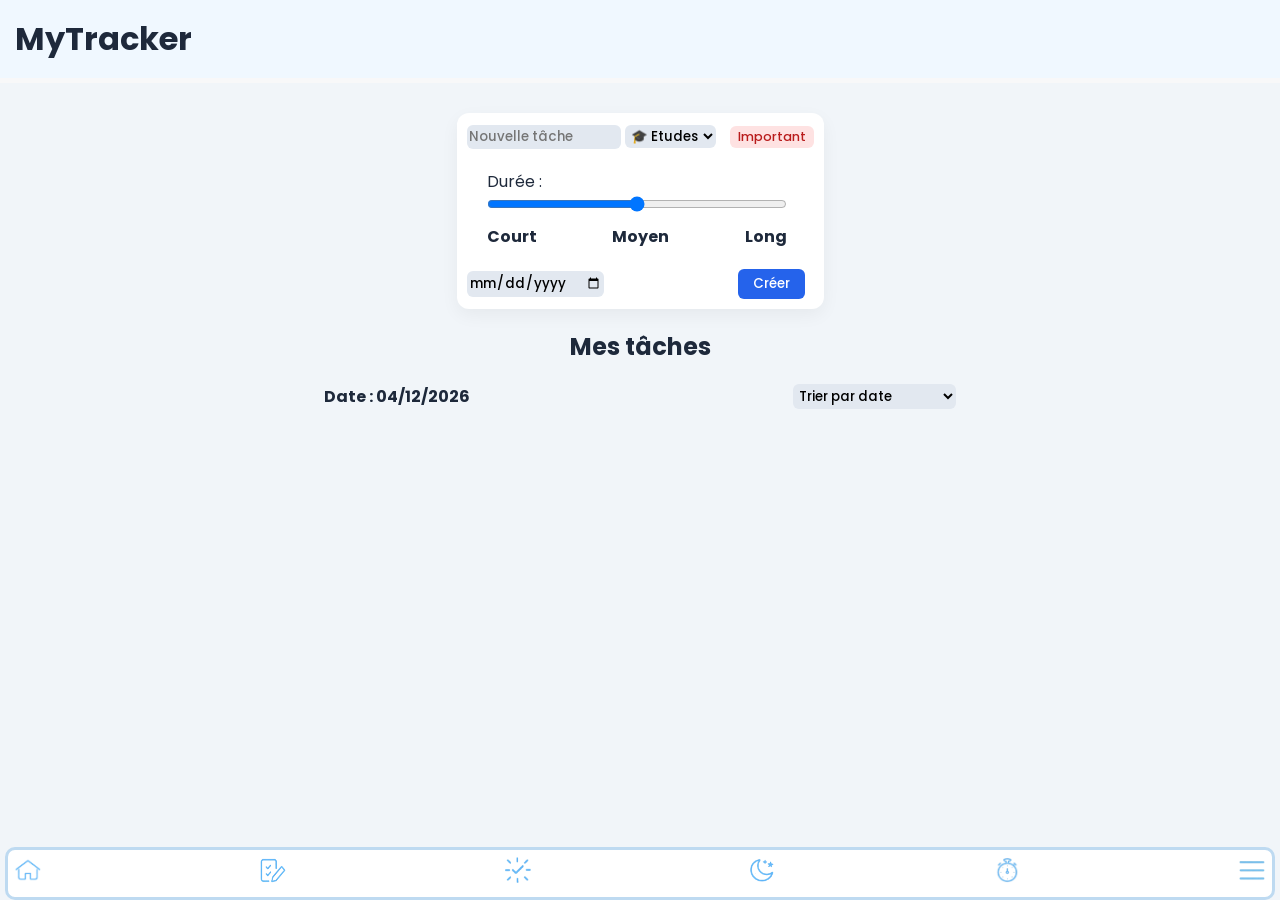
<file: todolist.html>
<!DOCTYPE html>
<html lang="en">
<head>
    <meta charset="UTF-8">
    <meta name="viewport" content="width=device-width, initial-scale=1.0">
    <title>Mes tâches</title>
    
    <link href="https://fonts.googleapis.com/css2?family=Poppins:wght@400;600&display=swap" rel="stylesheet">


</head>
<body>
    <header>
    <h1><a href="index.html"></a>MyTracker</h1>
    </header>
     <div class="form-wrapper">
    <div id="nouvelle_tache">
        <input type="text" id="new_tache" class="input" placeholder="Nouvelle tâche">
        <select id="categories" class="input">
            <option value="études">🎓 Etudes</option>
            <option value="perso">👨 Perso</option>
            <option value="loisirs">🎯 Loisirs</option>
        </select>
        <label class="custom-checkbox">
  <input id="important" type="checkbox">
  <span class="checkbox-text">Important</span>
</label>
        <div class="slider-container">
            <label for="dureeRange">Durée :</label>
            <input type="range" id="dureeRange" min="1" max="3" step="1" value="2">
            <div class="labels">
                <span>Court</span>
                <span>Moyen</span>
                <span>Long</span>
            </div>
        </div>
        <input type="date" name="" id="" class="input"> 
        <button type="button" id='creer' onclick="creer_tache()">Créer</button>
        
        
     </div>
     </div>
     <div id="container"></div>


     

        <footer>
            <div id="foot">
            <a href="index.html"><img src="icones/home1.png" id="icone"></a>
            <a href="todolist.html"><img src="icones/taches2.png" id="icone"></a>
            <a href="habitudes.html"><img src="icones/habitudes2.png" id="icone"></a>
            <a href="sommeil.html"><img src="icones/sommeil1.png" id="icone"></a>
            <a href="timer_complet.html"><img src="icones/timer1.png" id="icone"></a>
            
            <a href="javascript:void(0)" onclick="toggleMenu()"><img src="icones/nav1.png" id="icone"></a>
            
            </div>
        </footer>
    
<div id="moreMenu" class="side-menu">
    <div class="menu-header">
        <h3>Plus d'outils</h3>
        <button onclick="toggleMenu()" class="close-btn">✕</button>
    </div>
    <div class="menu-content">
        <a href="notes.html" class="menu-item">
            <span class="icon"><img src="icones/notes1.png" id="icone"></span>
            <div class="text">
                <strong>Notes</strong>
                
            </div>
        </a>
        <a href="stats.html" class="menu-item">
            <span class="icon"><img src="icones/stats1.png" id="icone"></span>
            <div class="text">
                <strong>Statistiques</strong>
                
            </div>
        </a>
        </div>
</div>

<div id="overlay" onclick="toggleMenu()"></div>

<script>

    
// RÉCUPÉRATION DES ÉLÉMENTS 
const inputTache = document.querySelector('input[type="text"]');
const selectCategorie = document.getElementById("categories");
const rangeDuree = document.getElementById("dureeRange");
const inputDate = document.querySelector('input[type="date"]');

// conteneur d'affichage
const container = document.getElementById("container");

const checkbox = document.getElementById('important');


// mapping durée
const durees = {
  1: "court",
  2: "moyen",
  3: "long"
};

// enrgistrement LOCALSTORAGE 
function getTaches() {
  return JSON.parse(localStorage.getItem("taches")) || [];
}

function saveTaches(taches) {
  localStorage.setItem("taches", JSON.stringify(taches));
}

function getTachesFaites() {
  return localStorage.getItem("tachesFaites");
}

function saveTachesFaites(tacheFini) {
  localStorage.setItem("tachesFaites", tacheFini);
}

  function saveXP(XP) {
  localStorage.setItem("XP", XP);
}

function getXP() {
  return JSON.parse(localStorage.getItem("XP")) || [];
}

// affichage des taches
function afficherTaches() {
  const selectTri = document.getElementById('triSelect');
  const critere = selectTri ? selectTri.value : 'date';
 const maintenant = new Date();
  container.innerHTML = `<h2>Mes tâches</h2>
  <div id=triAffichage>
  <h4>Date : ${maintenant.toLocaleDateString('fr-FR')}</h4>
  <select id="triSelect" class="input">
      <option value="date" ${critere === 'date' ? 'selected' : ''}>Trier par date</option>
      <option value="important" ${critere === 'important' ? 'selected' : ''}>Trier par importance</option>
      <option value="categorie" ${critere === 'categorie' ? 'selected' : ''}>Trier par catégorie</option>
    </select>
    </div>
  
  `;
  const taches = getTaches();
  
  const tachesTriees = taches.slice().sort((a, b) => {
  switch(critere) {
    case 'date':
      if (!a.date) return 1;
      if (!b.date) return -1;
      return new Date(a.date) - new Date(b.date);
    
    case 'important':
      // Important d'abord, puis par date
      if (a.important && !b.important) return -1;
      if (!a.important && b.important) return 1;
      // Si même importance, trier par date
      if (!a.date) return 1;
      if (!b.date) return -1;
      return new Date(a.date) - new Date(b.date);
    
    case 'categorie':
      if (!a.categorie) return 1;
      if (!b.categorie) return -1;
      const compCategorie = a.categorie.localeCompare(b.categorie);
      // Si même catégorie, trier par date
      if (compCategorie === 0) {
        if (!a.date) return 1;
        if (!b.date) return -1;
        return new Date(a.date) - new Date(b.date);
      }
      return compCategorie;
    
    default:
      return 0;
  }
});
  tachesTriees.forEach((tache) => {
    const div = document.createElement("div");
    
    div.style.border = "1px solid #000000";
    div.style.margin = "10px";
    div.style.padding = "5px";
    div.style.borderRadius = " 10px"
    div.className = "tache-card";



    div.innerHTML = `
    <div id="info">
      <h3>${tache.nom}</h3>
      <strong>Catégorie : </strong> ${tache.categorie}<br>
      <strong>Durée :</strong> ${tache.duree}<br>
      <strong>Date :</strong> ${tache.date ? new Date(tache.date).toLocaleDateString('fr-FR') : "non définie"}<br>
      </div>
      <div id='sup'>
      ${tache.important ? '<strong>Important</strong>' : ''}
      ${tache.fait
        ? '<span style="color: #28a745; font-weight: bold;">✓ Fait</span>'
        : `<button class='btn' onclick="faitTache(${tache.id})">Fait</button>`}
      <button class='btn' onclick="supprimerTache(${tache.id})">Supprimer</button>
      
      </div>
    `;

    container.appendChild(div);
  });
  document.getElementById('triSelect').addEventListener('change', afficherTaches);
}

// CRÉATION DE TÂCHE 
function creer_tache() {
  if (inputTache.value.trim() === "") return;

  const nouvelleTache = {
    id: Date.now(), 
    nom: inputTache.value,
    categorie: selectCategorie.value,
    duree: durees[rangeDuree.value],
    date: inputDate.value,
    important: checkbox.checked,
    fait: false,
  };

  const taches = getTaches();
  taches.push(nouvelleTache);
  saveTaches(taches);

  inputTache.value = "";
  afficherTaches();
}


function saveTaskStats(tache) {
  let stats = {};
  try { stats = JSON.parse(localStorage.getItem('taskStats') || '{}'); } catch(e) {}
  if (!stats.categories) stats.categories = {};
  if (!stats.durations)  stats.durations  = {};
  if (tache.categorie) stats.categories[tache.categorie] = (stats.categories[tache.categorie] || 0) + 1;
  if (tache.duree)     stats.durations[tache.duree]      = (stats.durations[tache.duree]      || 0) + 1;
  localStorage.setItem('taskStats', JSON.stringify(stats));
}

// SUPPRESSION 
function supprimerTache(id) {
  const taches = getTaches();
  const index = taches.findIndex(tache => tache.id === id);
  if(!confirm("Supprimer ?")) return;
  if (index !== -1) {
    saveTaskStats(taches[index]);
    taches.splice(index, 1);
    saveTaches(taches);
    afficherTaches();
  }
}


// fait
function faitTache(id) {
  const taches = getTaches();
  const index = taches.findIndex(tache => tache.id === id);
  if (index !== -1) {
    taches[index].fait = true;
    saveTaches(taches);
    saveTaskStats(taches[index]);
    XP = getXP()
    XP+=5;
    saveXP(XP);
    tachesFini = getTachesFaites()
    tachesFini++;
    saveTachesFaites(tachesFini);
    
    afficherTaches();
  }
}

function toggleMenu() {
    const menu = document.getElementById('moreMenu');
    const overlay = document.getElementById('overlay');
    
    if (menu.classList.contains('active')) {
        menu.classList.remove('active');
        overlay.style.display = 'none';
    } else {
        menu.classList.add('active');
        overlay.style.display = 'block';
    }
}

// intitialistaion 
document.addEventListener("DOMContentLoaded", afficherTaches);





</script>

<style>
    

*{
 
    font-family:'Poppins', sans-serif; 
    
    margin: 0px;
    
}

body{
  background-color:#F1F5F9;
  color: #1E293B;
  padding-bottom: 60px;
}
h2{
  display: flex;
  justify-content: center;
  margin: 10px;
  
}
.slider-container {
    width: 300px;
    margin: 20px;
  }

  input[type=range] {
    width: 100%;
  }

  .labels {
    display: flex;
    justify-content: space-between;
    font-weight: bold;
    margin-top: 5px;
  }



.btn{
  background-color: #E2E8F0;
  border: none;
  border-radius: 6px;
  margin-top: 10px;
  padding: 4px 10px;
  font-weight: 500;
}
.input{
  background-color: #E2E8F0;
  border: none;
  border-radius: 6px;
  font-weight: 500;
  padding: 2px 2px;
}
#new_tache{
  width: 150px;
}
.form-wrapper {
  display: flex;
  justify-content: center;
  padding: 10px;
}

#nouvelle_tache{
  border: none;
  border-radius: 12px;
  padding: 10px;
  background-color: #FFFFFF;
  box-shadow: 0 6px 18px rgba(0,0,0,0.05);
}

h3{
  font-size: large;
  margin: 5px 0px 10px 0px;
  color: #16A34A;
}

#info{
  margin: 5px;
  
}
#sup{
  display: flex;
  gap: 5px;
  flex-direction: column;
  margin-right: 10px;
  color: rgb(232, 67, 6);
  
}


.tache-card{
  border: none;
  margin: 5px;
  padding: 5px;
  border-radius: 12px;
  display: flex;
  justify-content: space-between;
  align-items: center;
  background-color: #FFFFFF;
  box-shadow: 0 6px 15px rgba(0,0,0,0.05);
  
}

.tache-card:hover{
  transform: translateY(-2px);
  box-shadow: 0 10px 20px rgba(0,0,0,0.08);
}


a {
  text-decoration: none;
  color: #007bff;
}

a:hover {
  color: #0056b3;
  text-decoration: underline;
}


a:visited {
  color:#007bff
}


a:active {
  color: #0056b3;
}

header{
  background-color: rgb(240, 248, 255);
  padding: 15px;
  margin-bottom: 20px;
  border-bottom: 5px solid #f8f8f9;
}


footer {
  position: fixed;
  bottom: 0;
  left: 0;
  width: 100%;
  padding-top: 10px;
  color: white;
  
  box-sizing: border-box;
}

#icone{
  width: 26px;
  height: 26px;
}
#foot{
  padding: 7px;
  margin-left: 5px;
  margin-right: 5px;
  border: rgb(190, 218, 241) 3px solid;
  border-radius: 10px;
  background-color: #FFFFFF;
  display: flex;
  justify-content: space-between;
  align-items: center;
}




.custom-checkbox {
  display: inline-block;
  position: relative;
}

.custom-checkbox input[type="checkbox"] {
  opacity: 0;
  position: absolute;
}

.checkbox-text {
  display: inline-block;
  padding: 2px 8px;
  border: none;
  font-size: 0.8em;
  border-radius: 6px;
  cursor: pointer;
  background: #e0e0e0;
  margin-left: 10px;
  background: #FEE2E2;
  color: #B91C1C;
  border-color: #ef444473;
  font-weight: 500;
}


.custom-checkbox input[type="checkbox"]:checked + .checkbox-text {
  padding: 2px 4px;
  margin-left: 0px;
  background: #fee2e2;
  color: #b91c1c;
  border-color: #ef4444;
}

.custom-checkbox input[type="checkbox"]:checked + .checkbox-text::before {
  content: "✓ ";
}



#creer{
  margin-left: 130px;
  background-color: #2563EB;
  color: white;
  border: none;
  padding: 5px 15px;
  border-radius: 6px;
  font-weight: 500;
}

#creer:hover{
  background-color: #1E40AF;
}
#categories{
  padding-top: 1px;
  padding-bottom: 1px;
}

#triAffichage{
  display: flex;
  justify-content: space-evenly;
  margin-top: 20px;
  margin-bottom: 20px;
}


/* Panneau latéral du menu */
.side-menu {
    position: fixed;
    bottom: -100%; /* Caché en bas */
    right: 15px;
    background: white;
    border-radius: 20px;
    transition: bottom 0.3s ease;
    z-index: 2000;
    padding: 20px;
    box-shadow: 0 -10px 25px rgba(0,0,0,0.1);
}

.side-menu.active {
    bottom: 15px; /* Apparaît en remontant */
}

.menu-header {
    display: flex;
    justify-content: space-between;
    align-items: center;
    margin-bottom: 20px;
    border-bottom: 1px solid #F1F5F9;
    padding-bottom: 10px;
    color: #16A34A;
}

.close-btn {
    background: none;
    border: none;
    font-size: 20px;
    cursor: pointer;
    color: #64748B;
}

.menu-item {
    display: flex;
    align-items: center;
    gap: 15px;
    padding: 15px;
    text-decoration: none;
    color: #1E293B;
    border-radius: 12px;
    margin-bottom: 10px;
    transition: background 0.2s;
}

.menu-item:active { background: #F1F5F9; }

.menu-item .icon { font-size: 24px; }
.menu-item strong { display: block; font-size: 1rem; }
.menu-item p { font-size: 0.75rem; color: #64748B; margin: 0; }

/* Fond sombre derrière le menu */
#overlay {
    position: fixed;
    top: 0; left: 0; width: 100%; height: 100%;
    background: rgba(0,0,0,0.4);
    display: none;
    z-index: 1500;
}


</style>
<script src="sync.js"></script>
</body>
</html>
</file>
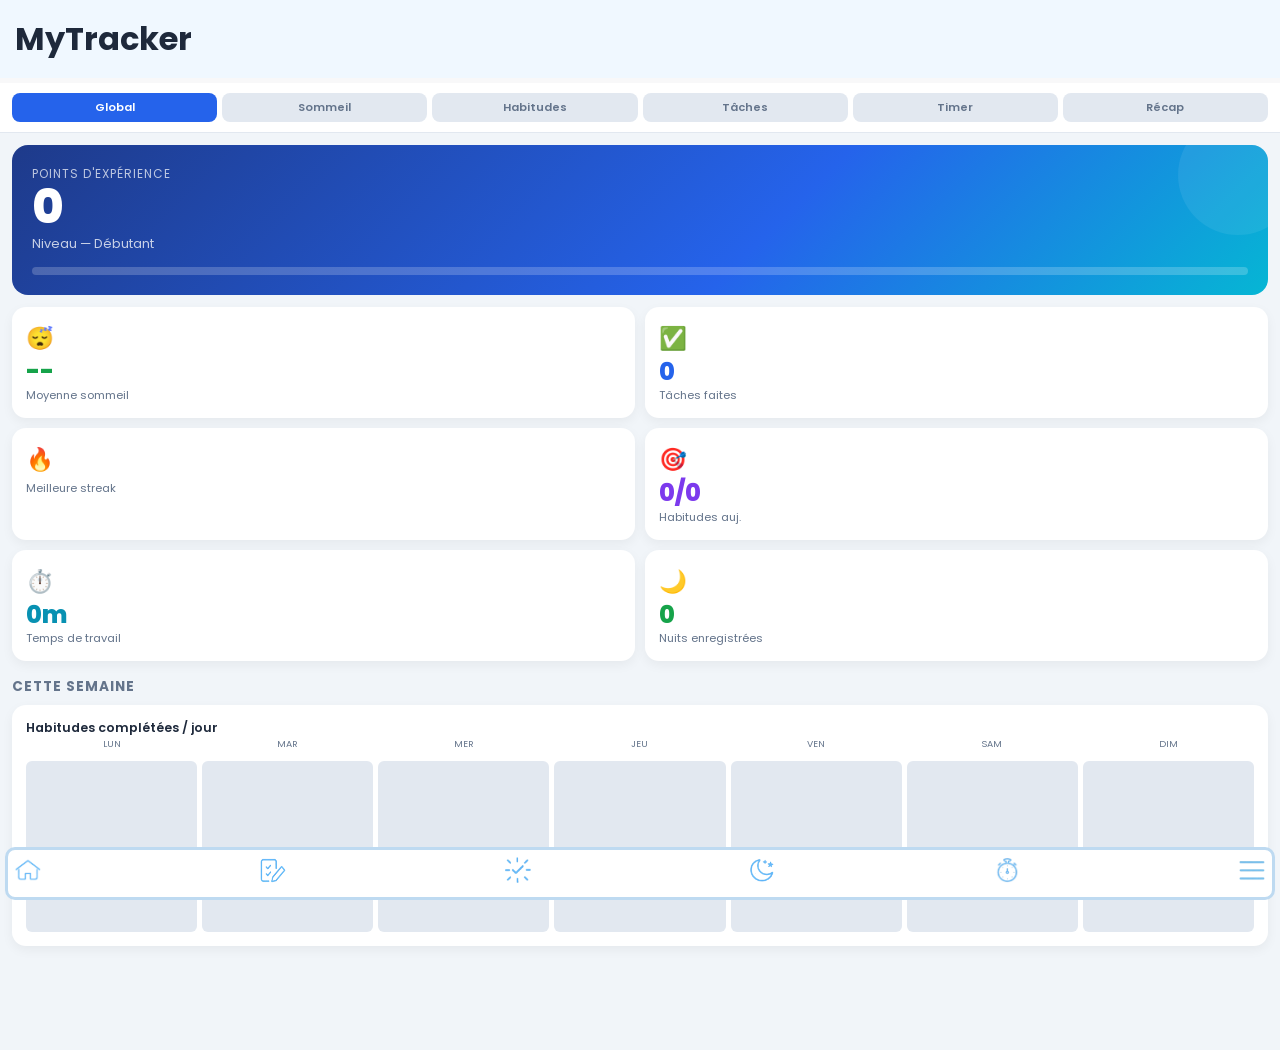
<file: tr.html>
<!DOCTYPE html>
<html lang="fr">
<head>
<meta charset="UTF-8">
<meta name="viewport" content="width=device-width, initial-scale=1.0, maximum-scale=1.0, user-scalable=no">
<title>Stats — MyTracker</title>
<link href="https://fonts.googleapis.com/css2?family=DM+Mono:wght@400;500&family=Syne:wght@700;800&family=Poppins:wght@400;500;600&display=swap" rel="stylesheet">
<style>
:root {
  --bg: #F1F5F9;
  --surface: #FFFFFF;
  --border: #E2E8F0;
  --text: #1E293B;
  --muted: #64748B;
  --blue: #2563EB;
  --green: #16A34A;
  --orange: #F59E0B;
  --red: #EF4444;
  --purple: #7C3AED;
  --cyan: #0891B2;
}

* { margin: 0; font-family: 'Poppins', sans-serif; }

body {
  background: var(--bg);
  color: var(--text);
  padding-bottom: 80px;
}

header{
  background-color: #f0f8ff;
  padding: 15px;
  border-bottom: 5px solid #f8f8f9;
}

p{
  text-align: center;
  font-size: small;
  margin-top: 20px;
}
/* TABS */
.tabs {
  display: flex;
  gap: 5px;
  padding: 10px 12px;
  background: var(--surface);
  border-bottom: 1px solid var(--border);
  position: sticky;
  top: 0;
  z-index: 10;
}
.tab {
  flex: 1;
  padding: 6px 5px;
  border: none;
  border-radius: 8px;
  font-size: 0.70rem;
  font-weight: 600;
  cursor: pointer;
  background: var(--border);
  color: var(--muted);
  transition: all .15s;
}
.tab.active {
  background: var(--blue);
  color: white;
}

/* SECTIONS */
.section { display: none; padding: 12px; }
.section.active { display: block; }

/* XP HERO */
.xp-hero {
  background: linear-gradient(135deg, #1E3A8A 0%, #2563EB 60%, #06B6D4 100%);
  border-radius: 16px;
  padding: 20px;
  color: white;
  margin-bottom: 12px;
  position: relative;
  overflow: hidden;
}
.xp-hero::before {
  content: '';
  position: absolute;
  top: -30px; right: -30px;
  width: 120px; height: 120px;
  border-radius: 50%;
  background: rgba(255,255,255,0.07);
}
.xp-label { font-size: 0.75rem; opacity: .7; text-transform: uppercase; letter-spacing: 1px; }
.xp-value { font-size: 3rem; font-weight: 800; line-height: 1; }
.xp-sub { font-size: 0.8rem; opacity: .75; margin-top: 4px; }
.xp-bar-wrap { margin-top: 14px; background: rgba(255,255,255,0.2); border-radius: 99px; height: 8px; }
.xp-bar { height: 8px; border-radius: 99px; background: white; transition: width .6s ease; }

/* KPI GRID */
.kpi-grid {
  display: grid;
  grid-template-columns: 1fr 1fr;
  gap: 10px;
  margin-bottom: 12px;
}
.kpi-card {
  background: var(--surface);
  border-radius: 14px;
  padding: 14px;
  box-shadow: 0 4px 12px rgba(0,0,0,0.05);
}
.kpi-icon { font-size: 1.4rem; margin-bottom: 4px; }
.kpi-val {
  
  font-size: 1.5rem;
  font-weight: 800;
  line-height: 1.1;
}
.kpi-lbl { font-size: 0.7rem; color: var(--muted); margin-top: 2px; }
.kpi-card.accent-green .kpi-val { color: var(--green); }
.kpi-card.accent-blue .kpi-val { color: var(--blue); }
.kpi-card.accent-orange .kpi-val { color: var(--orange); }
.kpi-card.accent-purple .kpi-val { color: var(--purple); }
.kpi-card.accent-cyan .kpi-val { color: var(--cyan); }
.kpi-card.accent-red .kpi-val { color: var(--red); }

/* SECTION TITLE */
.sec-title {
  
  font-size: 0.85rem;
  font-weight: 700;
  text-transform: uppercase;
  letter-spacing: 1px;
  color: var(--muted);
  margin: 16px 0 8px;
}

/* BAR CHART */
.bar-chart { display: flex; flex-direction: column; gap: 8px; }
.bar-row { display: flex; align-items: center; gap: 8px; }
.bar-name { font-size: 0.72rem; width: 80px; flex-shrink: 0; color: var(--text); white-space: nowrap; overflow: hidden; text-overflow: ellipsis; }
.bar-track { flex: 1; height: 10px; background: var(--border); border-radius: 99px; overflow: hidden; }
.bar-fill { height: 100%; border-radius: 99px; transition: width .5s ease; }
.bar-val { font-size: 0.7rem; width: 36px; text-align: right; color: var(--muted); }

/* WEEK HEATMAP */
.heatmap-wrap { background: var(--surface); border-radius: 14px; padding: 14px; box-shadow: 0 4px 12px rgba(0,0,0,0.05); margin-bottom: 12px; }
.heatmap-grid { display: grid; grid-template-columns: repeat(7,1fr); gap: 5px; margin-top: 10px; }
.hm-cell {
  aspect-ratio: 1;
  border-radius: 6px;
  background: var(--border);
  display: flex;
  align-items: center;
  justify-content: center;
  font-size: 0.6rem;
  font-weight: 600;
  color: white;
  transition: transform .1s;
}
.hm-cell:active { transform: scale(.9); }
.hm-day-labels { display: grid; grid-template-columns: repeat(7,1fr); gap: 5px; margin-bottom: 3px; }
.hm-day-lbl { font-size: 0.58rem; text-align: center; color: var(--muted); text-transform: uppercase; }

/* SLEEP CHART */
.sleep-chart-wrap { background: var(--surface); border-radius: 14px; padding: 14px; box-shadow: 0 4px 12px rgba(0,0,0,0.05); margin-bottom: 12px; overflow: hidden; }
.sleep-bars { display: flex; align-items: flex-end; gap: 4px; height: 80px; margin-top: 10px; }
.sleep-bar-col { flex: 1; display: flex; flex-direction: column; align-items: center; gap: 3px; }
.sleep-bar-inner { width: 100%; border-radius: 4px 4px 0 0; min-height: 4px; transition: height .4s ease; }
.sleep-bar-lbl { font-size: 0.55rem; color: var(--muted); }

/* SCORE ROW */
.score-row { display: flex; align-items: center; justify-content: space-between; background: var(--surface); border-radius: 12px; padding: 10px 14px; margin-bottom: 8px; box-shadow: 0 2px 8px rgba(0,0,0,0.04); }
.score-dot { width: 10px; height: 10px; border-radius: 50%; flex-shrink: 0; }
.score-name { font-size: 0.8rem; font-weight: 500; flex: 1; margin-left: 10px; }
.score-num {  font-size: 0.8rem; color: var(--muted); }

/* FOOTER */
footer {
  position: fixed;
  bottom: 0; left: 0;
  width: 100%;
  padding-top: 10px;
  box-sizing: border-box;
}
#foot {
  padding: 7px;
  margin: 0 5px;
  border: rgb(190, 218, 241) 3px solid;
  border-radius: 10px;
  background: white;
  display: flex;
  justify-content: space-between;
  align-items: center;
}
#icone{
  width: 26px;
  height: 26px;
}
a:hover {
  color: #0056b3;
  text-decoration: underline;
}


a:visited {
  color:#007bff
}


a:active {
  color: #0056b3;
}


/* BADGE */
.badge { display: inline-block; font-size: 0.65rem; font-weight: 600; padding: 2px 8px; border-radius: 20px; color: white; }
.badge-green { background: var(--green); }
.badge-blue { background: var(--blue); }
.badge-cyan { background: var(--cyan); }
.badge-orange { background: var(--orange); }
.badge-red { background: var(--red); }

/* EMPTY */
.empty { text-align: center; color: var(--muted); font-size: 0.8rem; padding: 20px; }

/* STREAK FLAME */
.streak-big { font-size: 2.2rem; font-weight: 800;  }

/* RECORD CARD */
.record-card {
  background: var(--surface);
  border-radius: 14px;
  padding: 14px;
  box-shadow: 0 4px 12px rgba(0,0,0,0.05);
  margin-bottom: 10px;
}
.record-header { display: flex; justify-content: space-between; align-items: center; margin-bottom: 10px; }
.record-title { font-size: 0.85rem; font-weight: 600; }
/* RECAP */
.period-selector {
  display: flex; gap: 8px; margin-bottom: 14px; align-items: center;
}
.period-selector select {
  flex: 1; background: var(--surface); border: 1.5px solid var(--border);
  border-radius: 8px; padding: 7px 10px; font-size: 0.8rem; font-weight: 500;
  color: var(--text); font-family: 'Poppins', sans-serif;
}
.recap-block {
  background: var(--surface); border-radius: 14px; padding: 14px ; margin-top: 10px;
  box-shadow: 0 4px 12px rgba(0,0,0,0.05); margin-bottom: 12px;
}
.recap-block-title {
  font-size: 0.78rem; font-weight: 600; margin-bottom: 10px;
  display: flex; align-items: center; gap: 6px;
}
.recap-row {
  display: flex; justify-content: space-between; align-items: center;
  padding: 6px 0; border-bottom: 1px solid var(--border); font-size: 0.8rem;
}
.recap-row:last-child { border-bottom: none; }
.recap-row-val { font-family: 'DM Mono', monospace; font-size: 0.78rem; font-weight: 500; }
.export-btn {
  width: 100%; padding: 13px; border: none; border-radius: 12px;
  background: var(--blue); color: white; font-size: 0.85rem; font-weight: 600;
  font-family: 'Poppins', sans-serif; cursor: pointer; margin-bottom: 10px;
  display: flex; align-items: center; justify-content: center; gap: 8px;
  transition: background .15s;
}
.export-btn:hover { background: #1E40AF; }
.export-btn.secondary {
  background: var(--surface); color: var(--text);
  border: 1.5px solid var(--border);
}
.export-btn.secondary:hover { background: var(--border); }

/* SYNC */
.sync-card {
  background: var(--surface); border-radius: 14px; padding: 14px;
  box-shadow: 0 4px 12px rgba(0,0,0,0.05); margin-bottom: 12px;
  border-left: 4px solid var(--purple);
}
.sync-card input {
  width: 100%; box-sizing: border-box;
  border: 1.5px solid var(--border); border-radius: 8px;
  padding: 9px 12px; font-size: 0.82rem; font-family: 'Poppins', sans-serif;
  color: var(--text); margin-bottom: 8px; background: var(--bg);
}
.sync-card input:focus { outline: none; border-color: var(--purple); }
.sync-status {
  font-size: 0.72rem; margin-top: 8px; padding: 7px 10px;
  border-radius: 8px; display: none; font-weight: 500;
}
.sync-status.ok  { background: #DCFCE7; color: var(--green); display: block; }
.sync-status.err { background: #FEE2E2; color: var(--red);   display: block; }
.sync-status.loading { background: #EFF6FF; color: var(--blue); display: block; }
.sync-logged {
  display: flex; justify-content: space-between; align-items: center;
  font-size: 0.78rem; margin-bottom: 10px;
}
.sync-logged span { color: var(--muted); }
.sync-logged strong { color: var(--purple); }
.sync-logout { font-size: 0.7rem; color: var(--red); background: none; border: none;
  cursor: pointer; font-family: 'Poppins', sans-serif; text-decoration: underline; }
.month-mini-bar { display: flex; align-items: flex-end; gap: 3px; height: 50px; margin-top: 10px; }
.month-mini-col { flex: 1; display: flex; flex-direction: column; align-items: center; gap: 2px; }
.month-mini-inner { width: 100%; border-radius: 3px 3px 0 0; min-height: 2px; }
.month-mini-lbl { font-size: 0.5rem; color: var(--muted);}

/* AUTO-EXPORT BANNER MENSUEL */
.monthly-banner {
  display: none;
  position: fixed;
  top: 0; left: 0; right: 0;
  z-index: 3000;
  background: linear-gradient(135deg, #16A34A, #15803D);
  color: white;
  padding: 14px 16px;
  box-shadow: 0 4px 20px rgba(0,0,0,0.2);
  animation: slideDown .35s ease;
}
@keyframes slideDown {
  from { transform: translateY(-100%); opacity: 0; }
  to   { transform: translateY(0);     opacity: 1; }
}
.monthly-banner-inner {
  display: flex; align-items: center; gap: 12px;
}
.monthly-banner-text { flex: 1; }
.monthly-banner-text strong { font-size: 0.9rem; display: block; }
.monthly-banner-text span { font-size: 0.72rem; opacity: .85; }
.monthly-banner-btn {
  background: white; color: var(--green);
  border: none; border-radius: 10px;
  padding: 8px 14px; font-size: 0.78rem; font-weight: 700;
  font-family: 'Poppins', sans-serif; cursor: pointer; white-space: nowrap;
}
.monthly-banner-close {
  background: none; border: none; color: white;
  font-size: 1.2rem; cursor: pointer; padding: 0 0 0 6px; opacity: .8;
}
.auto-export-card {
  background: var(--surface);
  border-radius: 14px;
  padding: 14px;
  box-shadow: 0 4px 12px rgba(0,0,0,0.05);
  margin-bottom: 12px;
  border-left: 4px solid var(--green);
}
.auto-export-header {
  display: flex; justify-content: space-between; align-items: center; margin-bottom: 10px;
}
.auto-export-title { font-size: 0.85rem; font-weight: 700; }
.auto-export-status {
  font-size: 0.72rem; color: var(--muted); margin-top: 4px;
}
.auto-export-status span { font-weight: 600; }
.auto-export-toggle {
  position: relative; width: 42px; height: 24px; flex-shrink: 0;
}
.auto-export-toggle input { opacity: 0; width: 0; height: 0; }
.auto-export-slider {
  position: absolute; cursor: pointer; top: 0; left: 0; right: 0; bottom: 0;
  background: var(--border); border-radius: 24px; transition: .3s;
}
.auto-export-slider:before {
  content: ''; position: absolute; height: 18px; width: 18px; left: 3px; bottom: 3px;
  background: white; border-radius: 50%; transition: .3s;
}
.auto-export-toggle input:checked + .auto-export-slider { background: var(--green); }
.auto-export-toggle input:checked + .auto-export-slider:before { transform: translateX(18px); }
.auto-export-history {
  font-size: 0.7rem; color: var(--muted); margin-top: 8px; padding-top: 8px;
  border-top: 1px solid var(--border);
}
.auto-export-history .history-entry {
  display: flex; justify-content: space-between; padding: 3px 0;
}
.history-badge {
  display: inline-block; font-size: 0.6rem; background: #DCFCE7; color: var(--green);
  border-radius: 4px; padding: 1px 6px; font-weight: 600;
}

/* Panneau latéral du menu */
.side-menu {
    position: fixed;
    bottom: -100%; /* Caché en bas */
    right: 15px;
    background: white;
    border-radius: 20px;
    transition: bottom 0.3s ease;
    z-index: 2000;
    padding: 20px;
    box-shadow: 0 -10px 25px rgba(0,0,0,0.1);
}

.side-menu.active {
    bottom: 15px; /* Apparaît en remontant */
}

.menu-header {
    display: flex;
    justify-content: space-between;
    align-items: center;
    margin-bottom: 20px;
    border-bottom: 1px solid #F1F5F9;
    padding-bottom: 10px;
    color: #16A34A;
}

.close-btn {
    background: none;
    border: none;
    font-size: 20px;
    cursor: pointer;
    color: #64748B;
}

.menu-item {
    display: flex;
    align-items: center;
    gap: 15px;
    padding: 15px;
    text-decoration: none;
    color: #1E293B;
    border-radius: 12px;
    margin-bottom: 10px;
    transition: background 0.2s;
}

.menu-item:active { background: #F1F5F9; }

.menu-item .icon { font-size: 24px; }
.menu-item strong { display: block; font-size: 1rem; }
.menu-item p { font-size: 0.75rem; color: #64748B; margin: 0; }

/* Fond sombre derrière le menu */
#overlay {
    position: fixed;
    top: 0; left: 0; width: 100%; height: 100%;
    background: rgba(0,0,0,0.4);
    display: none;
    z-index: 1500;
}
</style>
</head>
<body>

<!-- BANNIÈRE MENSUELLE -->
<div class="monthly-banner" id="monthly-banner">
  <div class="monthly-banner-inner">
    <span style="font-size:1.6rem">💾</span>
    <div class="monthly-banner-text">
      <strong>Sauvegarde du mois !</strong>
      <span>Télécharge ton backup cumulé — 1 tap suffit.</span>
    </div>
    <button class="monthly-banner-btn" onclick="downloadCumulated(); dismissMonthlyBanner()">⬇ Sauvegarder</button>
    <button class="monthly-banner-close" onclick="dismissMonthlyBanner()">✕</button>
  </div>
</div>

<header><h1>MyTracker</h1></header>

<div class="tabs">
  <button class="tab active" onclick="showTab('global')">Global</button>
  <button class="tab" onclick="showTab('sommeil')">Sommeil</button>
  <button class="tab" onclick="showTab('habitudes')">Habitudes</button>
  <button class="tab" onclick="showTab('taches')">Tâches</button>
  <button class="tab" onclick="showTab('timer')">Timer</button>
  <button class="tab" onclick="showTab('recap')">Récap</button>
</div>

<!-- ===== GLOBAL ===== -->
<div class="section active" id="tab-global">

  <div class="xp-hero">
    <div class="xp-label">Points d'expérience</div>
    <div class="xp-value" id="xp-val">0</div>
    <div class="xp-sub" id="xp-level">Niveau 1 — Débutant</div>
    <div class="xp-bar-wrap"><div class="xp-bar" id="xp-bar" style="width:0%"></div></div>
  </div>

  <div class="kpi-grid">
    <div class="kpi-card accent-green">
      <div class="kpi-icon">😴</div>
      <div class="kpi-val" id="g-avg-sleep">--</div>
      <div class="kpi-lbl">Moyenne sommeil</div>
    </div>
    <div class="kpi-card accent-blue">
      <div class="kpi-icon">✅</div>
      <div class="kpi-val" id="g-tasks-done">0</div>
      <div class="kpi-lbl">Tâches faites</div>
    </div>
    <div class="kpi-card accent-orange">
      <div class="kpi-icon">🔥</div>
      <div class="kpi-val" id="g-best-streak">0</div>
      <div class="kpi-lbl">Meilleure streak</div>
    </div>
    <div class="kpi-card accent-purple">
      <div class="kpi-icon">🎯</div>
      <div class="kpi-val" id="g-habits-today">0/0</div>
      <div class="kpi-lbl">Habitudes auj.</div>
    </div>
    <div class="kpi-card accent-cyan">
      <div class="kpi-icon">⏱️</div>
      <div class="kpi-val" id="g-timer-total">0h</div>
      <div class="kpi-lbl">Temps de travail</div>
    </div>
    <div class="kpi-card accent-green">
      <div class="kpi-icon">🌙</div>
      <div class="kpi-val" id="g-sleep-nights">0</div>
      <div class="kpi-lbl">Nuits enregistrées</div>
    </div>
  </div>

  <div class="sec-title">Cette semaine</div>
  <div class="heatmap-wrap">
    <div style="font-size:0.78rem;font-weight:600;">Habitudes complétées / jour</div>
    <div class="hm-day-labels" id="hm-labels"></div>
    <div class="heatmap-grid" id="heatmap"></div>
  </div>

</div>

<!-- ===== SOMMEIL ===== -->
<div class="section" id="tab-sommeil">

  <div class="kpi-grid">
    <div class="kpi-card accent-blue">
      <div class="kpi-icon">⏰</div>
      <div class="kpi-val" id="s-avg">--</div>
      <div class="kpi-lbl">Moyenne / nuit</div>
    </div>
    <div class="kpi-card accent-green">
      <div class="kpi-icon">🏆</div>
      <div class="kpi-val" id="s-best">--</div>
      <div class="kpi-lbl">Meilleure nuit</div>
    </div>
    <div class="kpi-card accent-orange">
      <div class="kpi-icon">📉</div>
      <div class="kpi-val" id="s-worst">--</div>
      <div class="kpi-lbl">Nuit la plus courte</div>
    </div>
    <div class="kpi-card accent-purple">
      <div class="kpi-icon">⭐</div>
      <div class="kpi-val" id="s-score-avg">--</div>
      <div class="kpi-lbl">Score moyen</div>
    </div>
    <div class="kpi-card accent-cyan">
      <div class="kpi-icon">🕐</div>
      <div class="kpi-val" id="s-avg-bed">--</div>
      <div class="kpi-lbl">Heure coucher moy.</div>
    </div>
    <div class="kpi-card accent-green">
      <div class="kpi-icon">☀️</div>
      <div class="kpi-val" id="s-avg-wake">--</div>
      <div class="kpi-lbl">Heure réveil moy.</div>
    </div>
  </div>

  <div class="sec-title">Répartition qualité</div>
  <div class="bar-chart" id="quality-bars"></div>

  <div class="sec-title">7 dernières nuits</div>
  <div class="sleep-chart-wrap">
    <div style="font-size:0.78rem;font-weight:600;">Durée de sommeil (heures)</div>
    <div class="sleep-bars" id="sleep-bars"></div>
  </div>

  



</div>

<!-- ===== HABITUDES ===== -->
<div class="section" id="tab-habitudes">

  <div class="kpi-grid">
    <div class="kpi-card accent-green">
      <div class="kpi-icon">📋</div>
      <div class="kpi-val" id="h-total">0</div>
      <div class="kpi-lbl">Habitudes créées</div>
    </div>
    <div class="kpi-card accent-blue">
      <div class="kpi-icon">✅</div>
      <div class="kpi-val" id="h-today">0</div>
      <div class="kpi-lbl">Complétées auj.</div>
    </div>
    <div class="kpi-card accent-orange">
      <div class="kpi-icon">🔥</div>
      <div class="kpi-val" id="h-best-streak">0</div>
      <div class="kpi-lbl">Meilleure streak</div>
    </div>
    <div class="kpi-card accent-purple">
      <div class="kpi-icon">📅</div>
      <div class="kpi-val" id="h-total-done">0</div>
      <div class="kpi-lbl">Total complétions</div>
    </div>
  </div>

  <div class="sec-title">Streak max par habitude</div>
  <div class="bar-chart" id="habit-streaks"></div>

  <div class="sec-title">Taux de réussite (7j)</div>
  <div class="bar-chart" id="habit-rates"></div>

</div>

<!-- ===== TÂCHES ===== -->
<div class="section" id="tab-taches">

  <div class="kpi-grid">
    <div class="kpi-card accent-green">
      <div class="kpi-icon">✅</div>
      <div class="kpi-val" id="t-done">0</div>
      <div class="kpi-lbl">Tâches faites</div>
    </div>
    <div class="kpi-card accent-blue">
      <div class="kpi-icon">📋</div>
      <div class="kpi-val" id="t-pending">0</div>
      <div class="kpi-lbl">En attente</div>
    </div>
    <div class="kpi-card accent-orange">
      <div class="kpi-icon">⚠️</div>
      <div class="kpi-val" id="t-important">0</div>
      <div class="kpi-lbl">Importantes</div>
    </div>
    <div class="kpi-card accent-red">
      <div class="kpi-icon">📅</div>
      <div class="kpi-val" id="t-overdue">0</div>
      <div class="kpi-lbl">En retard</div>
    </div>
  </div>

  <div class="sec-title">Par catégorie</div>
  <div class="bar-chart" id="cat-bars"></div>

  <div class="sec-title">Par durée</div>
  <div class="bar-chart" id="dur-bars"></div>

</div>

<!-- ===== TIMER ===== -->
<div class="section" id="tab-timer">

  <div class="kpi-grid">
    <div class="kpi-card accent-cyan">
      <div class="kpi-icon">⏱️</div>
      <div class="kpi-val" id="tm-total">0h</div>
      <div class="kpi-lbl">Temps total</div>
    </div>
    <div class="kpi-card accent-blue">
      <div class="kpi-icon">📅</div>
      <div class="kpi-val" id="tm-sessions">0</div>
      <div class="kpi-lbl">Sessions</div>
    </div>
    <div class="kpi-card accent-green">
      <div class="kpi-icon">📊</div>
      <div class="kpi-val" id="tm-avg">0m</div>
      <div class="kpi-lbl">Durée moyenne</div>
    </div>
    <div class="kpi-card accent-orange">
      <div class="kpi-icon">🏆</div>
      <div class="kpi-val" id="tm-best-day">0h</div>
      <div class="kpi-lbl">Meilleur jour</div>
    </div>
    <div class="kpi-card accent-purple">
      <div class="kpi-icon">📅</div>
      <div class="kpi-val" id="tm-this-week">0h</div>
      <div class="kpi-lbl">Cette semaine</div>
    </div>
    <div class="kpi-card accent-cyan">
      <div class="kpi-icon">🗺️</div>
      <div class="kpi-val" id="tm-dept-pct">0%</div>
      <div class="kpi-lbl">Carte dévoilée</div>
    </div>
  </div>

  <div class="sec-title">7 derniers jours</div>
  <div class="sleep-chart-wrap">
    <div style="font-size:0.78rem;font-weight:600;">Minutes de travail / jour</div>
    <div class="sleep-bars" id="timer-bars"></div>
  </div>

  <div class="sec-title">Sessions récentes</div>
  <div id="timer-sessions-list"></div>

</div>
<!-- ===== RÉCAP ===== -->
<div class="section" id="tab-recap">
 
  <div class="period-selector">
    <select id="recap-type" onchange="renderRecap()">
      <option value="month">Mois</option>
      <option value="year">Année</option>
    </select>
    <select id="recap-period" onchange="renderRecap()"></select>
  </div>
 
  <div id="recap-content"></div>
 
  <div class="sec-title">☁️ Sauvegarde cloud</div>
  <div class="sync-card">
    <div id="sync-logged-block" style="display:none">
      <div class="sync-logged">
        <span>Connecté : <strong id="sync-email-display"></strong></span>
        <button class="sync-logout" onclick="syncLogout()">Déconnexion</button>
      </div>
      <div style="font-size:0.72rem;color:var(--muted);margin-top:6px;">
        Sync automatique — push toutes les 5 min + au chargement
      </div>
    </div>
    <div id="sync-login-block">
      <div style="font-size:0.82rem;font-weight:600;margin-bottom:10px;">🔐 Connexion à ton compte</div>
      <input type="email" id="sync-email" placeholder="Email" autocomplete="email">
      <input type="password" id="sync-password" placeholder="Mot de passe" autocomplete="current-password">
      <button class="export-btn" style="background:var(--purple);margin-bottom:4px" onclick="syncLogin()">Se connecter</button>
      <button class="export-btn secondary" style="margin-bottom:0;font-size:0.75rem" onclick="syncRegister()">Créer un compte</button>
    </div>
    <div class="sync-status" id="sync-status"></div>
  </div>

  <div class="sec-title">Export automatique</div>
  <div class="auto-export-card">
    <div class="auto-export-header">
      <div>
        <div class="auto-export-title">📅 Sauvegarde quotidienne</div>
        <div class="auto-export-status" id="auto-export-status">Chargement…</div>
      </div>
      <label class="auto-export-toggle">
        <input type="checkbox" id="auto-export-toggle" onchange="toggleAutoExport()">
        <span class="auto-export-slider"></span>
      </label>
    </div>
    <div class="auto-export-history" id="auto-export-history"></div>
    <button class="export-btn" style="margin-top:10px;margin-bottom:0" onclick="runAutoExport(true)">⬇ Télécharger le fichier cumulé maintenant</button>
  </div>

  <div class="sec-title">Export ponctuel</div>
  <button class="export-btn" onclick="exportJSON()">⬇ Exporter toutes les données (JSON)</button>
  <button class="export-btn secondary" onclick="exportJSON('sleep')">🌙 Export sommeil uniquement</button>
  <button class="export-btn secondary" onclick="exportJSON('habits')">🎯 Export habitudes uniquement</button>
  <button class="export-btn secondary" onclick="exportJSON('timer')">⏱ Export timer uniquement</button>
  <button class="export-btn secondary" onclick="exportJSON('notes')">📝 Export notes uniquement</button>
  <p>© 2026 MyTracker V-42</p>
 
</div>

<footer>
            <div id="foot">
            <a href="index.html"><img src="icones/home1.png" id="icone"></a>
            <a href="todolist.html"><img src="icones/taches2.png" id="icone"></a>
            <a href="habitudes.html"><img src="icones/habitudes2.png" id="icone"></a>
            <a href="sommeil.html"><img src="icones/sommeil1.png" id="icone"></a>
            <a href="timer_complet.html"><img src="icones/timer1.png" id="icone"></a>
            
            <a href="javascript:void(0)" onclick="toggleMenu()"><img src="icones/nav1.png" id="icone"></a>
            
            </div>
        </footer>
    
<div id="moreMenu" class="side-menu">
    <div class="menu-header">
        <h3>Plus d'outils</h3>
        <button onclick="toggleMenu()" class="close-btn">✕</button>
    </div>
    <div class="menu-content">
        <a href="notes.html" class="menu-item">
            <span class="icon"><img src="icones/notes1.png" id="icone"></span>
            <div class="text">
                <strong>Notes</strong>
                
            </div>
        </a>
        <a href="stats.html" class="menu-item">
            <span class="icon"><img src="icones/stats1.png" id="icone"></span>
            <div class="text">
                <strong>Statistiques</strong>
                
            </div>
        </a>
        </div>
</div>

<div id="overlay" onclick="toggleMenu()"></div>

<script>
  function toggleMenu() {
    const menu = document.getElementById('moreMenu');
    const overlay = document.getElementById('overlay');
    
    if (menu.classList.contains('active')) {
        menu.classList.remove('active');
        overlay.style.display = 'none';
    } else {
        menu.classList.add('active');
        overlay.style.display = 'block';
    }
}

/* ===== UTILS ===== */
function pad(n) { return String(n).padStart(2,'0'); }
function todayStr() {
  const n = new Date();
  return n.getFullYear()+'-'+pad(n.getMonth()+1)+'-'+pad(n.getDate());
}
function fmtH(h) {
  const hh = Math.floor(h), mm = Math.round((h-hh)*60);
  return mm > 0 ? hh+'h'+pad(mm) : hh+'h';
}
function getKey(d) {
  return d.getFullYear()+'-'+pad(d.getMonth()+1)+'-'+pad(d.getDate());
}

/* ===== TABS ===== */
function showTab(name) {
  document.querySelectorAll('.section').forEach(s => s.classList.remove('active'));
  document.querySelectorAll('.tab').forEach(t => t.classList.remove('active'));
  document.getElementById('tab-'+name).classList.add('active');
  event.target.classList.add('active');
}

/* ===== DATA LOADERS ===== */
function getSleepData() {
  try { return JSON.parse(localStorage.getItem('sleep_entries_v2')) || []; } catch(e) { return []; }
}
function getHabitData() {
  try { return JSON.parse(localStorage.getItem('habitData') || '{"habits":[],"log":{}}'); } catch(e) { return {habits:[],log:{}}; }
}
function getTaches() {
  try { return JSON.parse(localStorage.getItem('taches')) || []; } catch(e) { return []; }
}
function getXP() {
  return parseInt(localStorage.getItem('XP')) || 0;
}
function getTachesFaites() {
  return parseInt(localStorage.getItem('tachesFaites')) || 0;
}
function getTimerLog() {
  try { return JSON.parse(localStorage.getItem('timerLog')) || []; } catch(e) { return []; }
}

/* ===== SLEEP SCORE ===== */
function calcScore(entry) {
  const startDate = new Date(entry.start);
  const scoreQuantite = Math.min((entry.hours / 8) * 80, 80);
  const coef = {'Excellente':1.0,'Bonne':0.85,'Moyenne':0.6,'Mauvaise':0.4}[entry.quality] || 0.85;
  const hC = startDate.getHours(), mC = startDate.getMinutes();
  const coucherMin = (hC < 12 ? hC+24 : hC)*60+mC;
  const diff = coucherMin <= 23*60 ? 0 : coucherMin - 23*60;
  const scoreReg = diff <= 30 ? 20 : diff <= 60 ? 10 : diff <= 90 ? 5 : 0;
  return Math.round((scoreQuantite + scoreReg) * coef);
}
function scoreColor(s) {
  if (s >= 80) return '#16A34A';
  if (s >= 65) return '#3B82F6';
  if (s >= 50) return '#06B6D4';
  if (s >= 35) return '#F59E0B';
  return '#EF4444';
}

/* ===== XP LEVELS ===== */
function getLevel(xp) {
  const levels = [
    {min:0,   max:250,  name:'Débutant',       next:250},
    {min:250,  max:750, name:'Régulier',        next:750},
    {min:750, max:1500, name:'Appliqué',        next:1500},
    {min:1500, max:3000, name:'Discipliné',      next:3000},
    {min:3000, max:5000, name:'Expert',          next:5000},
    {min:5000, max:Infinity, name:'Maître',     next:100000},
  ];
  for (const l of levels) {
    if (xp >= l.min && xp < l.max) return l;
  }
  return levels[levels.length-1];
}

/* ===== HABIT STREAK ===== */
function getStreak(data, habitId) {
  let streak = 0;
  const d = new Date();
  while (true) {
    const key = getKey(d);
    const log = data.log[key];
    if (log && log.includes(habitId)) { streak++; d.setDate(d.getDate()-1); }
    else break;
  }
  return streak;
}

/* ===== RENDER BARS ===== */
function renderBarChart(containerId, items, color, forceMax) {
  const el = document.getElementById(containerId);
  if (!el) return;
  if (items.length === 0) { el.innerHTML = '<div class="empty">Aucune donnée</div>'; return; }
  const max = forceMax !== undefined ? forceMax : Math.max(...items.map(i => i.val), 1);
  el.innerHTML = items.map(item => `
    <div class="bar-row">
      <div class="bar-name" title="${item.name}">${item.name}</div>
      <div class="bar-track"><div class="bar-fill" style="width:${Math.min(item.val/max*100,100).toFixed(1)}%;background:${color}"></div></div>
      <div class="bar-val">${item.formatted || item.val}</div>
    </div>
  `).join('');
}

/* ===== INIT GLOBAL ===== */
function initGlobal() {
  const xp = getXP();
  document.getElementById('xp-val').textContent = xp;
  const lvl = getLevel(xp);
  document.getElementById('xp-level').textContent = `Niveau — ${lvl.name}`;
  const pct = Math.min(((xp - lvl.min) / (lvl.next - lvl.min) * 100), 100).toFixed(1);
  document.getElementById('xp-bar').style.width = pct + '%';

  // Sleep
  const sleep = getSleepData();
  if (sleep.length > 0) {
    const avg = sleep.reduce((a,b)=>a+b.hours,0)/sleep.length;
    document.getElementById('g-avg-sleep').textContent = fmtH(avg);
  }
  document.getElementById('g-sleep-nights').textContent = sleep.length;

  // Tasks
  document.getElementById('g-tasks-done').textContent = getTachesFaites();

  // Timer
  const timerLog = getTimerLog();
  const totalMin = timerLog.reduce((a,b)=>a+b.minutes,0);
  document.getElementById('g-timer-total').textContent = totalMin >= 60 ? fmtH(totalMin/60) : totalMin+'m';

  // Habits
  const hData = getHabitData();
  const TODAY = todayStr();
  const todayLog = hData.log[TODAY] || [];
  document.getElementById('g-habits-today').textContent = todayLog.length+'/'+hData.habits.length;





  // streak
  let Streak = localStorage.getItem('streak_count');
  
  document.getElementById('g-best-streak').textContent = Streak ;



  
  // Heatmap (7 jours)
  const DAYS_FR = ['Lun','Mar','Mer','Jeu','Ven','Sam','Dim'];
  const now = new Date();
  const dayOfWeek = now.getDay();
  const diffToMonday = (dayOfWeek === 0) ? -6 : 1 - dayOfWeek;
  const monday = new Date(now);
  monday.setDate(now.getDate() + diffToMonday);

  let labelsHtml = '', cellsHtml = '';
  const maxPerDay = Math.max(hData.habits.length, 1);

  for (let i = 0; i < 7; i++) {
    const d = new Date(monday);
    d.setDate(monday.getDate()+i);
    const key = getKey(d);
    const cnt = (hData.log[key] || []).length;
    const pct = cnt / maxPerDay;
    let bg = '#E2E8F0';
    if (pct > 0)   bg = '#BBF7D0';
    if (pct >= .5) bg = '#4ADE80';
    if (pct >= 1)  bg = '#16A34A';
    labelsHtml += `<div class="hm-day-lbl">${DAYS_FR[(d.getDay()+6)%7]}</div>`;
    cellsHtml  += `<div class="hm-cell" style="background:${bg};color:${pct>0?'white':'#94A3B8'}">${cnt||''}</div>`;
  }
  document.getElementById('hm-labels').innerHTML = labelsHtml;
  document.getElementById('heatmap').innerHTML = cellsHtml;
}

/* ===== INIT SLEEP ===== */
function initSleep() {
  const data = getSleepData();
  if (data.length === 0) return;

  const hours = data.map(e => e.hours);
  const avg = hours.reduce((a,b)=>a+b,0)/hours.length;
  document.getElementById('s-avg').textContent = fmtH(avg);
  document.getElementById('s-best').textContent = fmtH(Math.max(...hours));
  document.getElementById('s-worst').textContent = fmtH(Math.min(...hours));

  const scores = data.map(calcScore);
  const avgScore = Math.round(scores.reduce((a,b)=>a+b,0)/scores.length);
  document.getElementById('s-score-avg').textContent = avgScore+'/100';

  // Avg bed / wake times
  const bedMins = data.map(e => {
    const d = new Date(e.start);
    let m = d.getHours()*60+d.getMinutes();
    if (m < 12*60) m += 24*60;
    return m;
  });
  const avgBed = Math.round(bedMins.reduce((a,b)=>a+b,0)/bedMins.length);
  const bH = Math.floor(avgBed/60)%24, bM = avgBed%60;
  document.getElementById('s-avg-bed').textContent = pad(bH)+':'+pad(bM);

  const wakeMins = data.map(e => { const d = new Date(e.end); return d.getHours()*60+d.getMinutes(); });
  const avgWake = Math.round(wakeMins.reduce((a,b)=>a+b,0)/wakeMins.length);
  document.getElementById('s-avg-wake').textContent = pad(Math.floor(avgWake/60))+':'+pad(avgWake%60);

  // 7 dernières nuits chart
  const last7 = data.slice(0, 7).reverse();
  const maxH = Math.max(...last7.map(e=>e.hours), 9);
  const barsEl = document.getElementById('sleep-bars');
  barsEl.innerHTML = last7.map(e => {
    const pct = (e.hours/maxH*60).toFixed(1);
    const d = new Date(e.start);
    const DAYS=['Di','Lu','Ma','Me','Je','Ve','Sa'];
    const col = e.hours >= 8 ? '#16A34A' : e.hours >= 6 ? '#3B82F6' : '#EF4444';
    return `<div class="sleep-bar-col">
      <div class="sleep-bar-inner" style="height:${pct}px;background:${col}"></div>
      <div class="sleep-bar-lbl">${DAYS[d.getDay()]}</div>
    </div>`;
  }).join('');

  // Qualité
  const qCounts = {};
  data.forEach(e => { qCounts[e.quality] = (qCounts[e.quality]||0)+1; });
  const qColors = {Excellente:'#16A34A',Bonne:'#3B82F6',Moyenne:'#F59E0B',Mauvaise:'#EF4444'};
  const qTotal = data.length;
  renderBarChart('quality-bars', Object.entries(qCounts).map(([k,v])=>({name:k,val:v,formatted:v+' nuits'})), '#3B82F6', qTotal);
  
}


/* ===== MAX STREAK HISTORIQUE (même si la streak actuelle est 0) ===== */
function getMaxStreak(data, habitId) {
  // Récupère tous les jours où l'habitude a été faite, triés chronologiquement
  const allDays = Object.keys(data.log)
    .filter(k => (data.log[k] || []).includes(habitId))
    .sort();
  if (allDays.length === 0) return 0;
  let max = 1, cur = 1;
  for (let i = 1; i < allDays.length; i++) {
    const prev = new Date(allDays[i-1]);
    const curr = new Date(allDays[i]);
    const diff = (curr - prev) / 86400000;
    if (diff === 1) { cur++; if (cur > max) max = cur; }
    else cur = 1;
  }
  return max;
}

/* ===== INIT HABITS ===== */
function initHabits() {
  const data = getHabitData();
  const TODAY = todayStr();
  const todayLog = data.log[TODAY] || [];

  document.getElementById('h-total').textContent = data.habits.length;
  document.getElementById('h-today').textContent = todayLog.length;

  // Total all-time completions
  let totalDone = 0;
  Object.values(data.log).forEach(arr => totalDone += arr.length);
  document.getElementById('h-total-done').textContent = totalDone;

  // Meilleure streak historique (max atteint, même si remise à 0)
  let bestStreak = 0;
  const streaks = data.habits.map(h => {
    const maxS = getMaxStreak(data, h.id);
    if (maxS > bestStreak) bestStreak = maxS;
    return { name: h.name, streak: maxS };
  });
  document.getElementById('h-best-streak').textContent = bestStreak;
 
  // Streak bars — barre sur 7j de référence, valeur affichée en jours
  const refMax = Math.max(...streaks.map(s => s.streak), 7);
  document.getElementById('habit-streaks').innerHTML = streaks.length === 0
    ? '<div class="empty">Aucune donnée</div>'
    : streaks.map(s => `
    <div class="bar-row">
      <div class="bar-name" title="${s.name}">${s.name}</div>
      <div class="bar-track"><div class="bar-fill" style="width:${(s.streak/refMax*100).toFixed(1)}%;background:#F59E0B"></div></div>
      <div class="bar-val">${s.streak}j 🔥</div>
    </div>`).join('');
 
  // Taux de réussite 7j (déjà en %)
  const now = new Date();
  const last7days = [];
  for (let i = 0; i < 7; i++) {
    const d = new Date(now);
    d.setDate(now.getDate()-i);
    last7days.push(getKey(d));
  }
  const rates = data.habits.map(h => {
    const done = last7days.filter(k => (data.log[k]||[]).includes(h.id)).length;
    return { name: h.name, val: done, formatted: done+'/7' };
  });
  renderBarChart('habit-rates', rates, '#7C3AED', 7);
}

/* ===== INIT TASKS ===== */
function initTasks() {
  const taches = getTaches();
  const today = new Date();
  today.setHours(0,0,0,0);

  const pending  = taches.filter(t => !t.fait);
  const done     = taches.filter(t => t.fait);
  const important = pending.filter(t => t.important);
  const overdue  = pending.filter(t => t.date && new Date(t.date) < today);

  document.getElementById('t-done').textContent = getTachesFaites();
  document.getElementById('t-pending').textContent = pending.length;
  document.getElementById('t-important').textContent = important.length;
  document.getElementById('t-overdue').textContent = overdue.length;

 // Stats persistantes (tâches faites + supprimées)
  let taskStats = {};
  try { taskStats = JSON.parse(localStorage.getItem('taskStats') || '{}'); } catch(e) {}
  const savedCats = taskStats.categories || {};
  const savedDurs = taskStats.durations  || {};
 
  // Fusionner avec les tâches encore en mémoire (non supprimées)
  const allCats = { ...savedCats };
  const allDurs = { ...savedDurs };
  taches.forEach(t => {
    if (t.categorie) allCats[t.categorie] = (allCats[t.categorie] || 0) + 1;
    if (t.duree)     allDurs[t.duree]     = (allDurs[t.duree]     || 0) + 1;
  });
 
  const totalTaches = Object.values(allCats).reduce((a,b)=>a+b, 0) || 1;
  const totalDurs = Object.values(allDurs).reduce((a,b)=>a+b, 0) || 1;
  renderBarChart('cat-bars', Object.entries(allCats).map(([k,v]) => ({ name: k, val: v })), '#2563EB', totalTaches);
  renderBarChart('dur-bars', Object.entries(allDurs).map(([k,v]) => ({ name: k, val: v })), '#0891B2', totalDurs);
}

/* ===== INIT TIMER ===== */
function initTimer() {
  const log = getTimerLog();

  if (log.length === 0) {
    document.getElementById('tm-total').textContent = '0h';
    document.getElementById('tm-sessions').textContent = '0';
    document.getElementById('tm-avg').textContent = '0m';
    document.getElementById('tm-best-day').textContent = '0h';
    document.getElementById('tm-this-week').textContent = '0h';
    document.getElementById('timer-bars').innerHTML = '<div class="empty">Aucune session enregistrée</div>';
    document.getElementById('timer-sessions-list').innerHTML = '<div class="empty">Lance le timer pour voir tes stats ici !</div>';
    // Carte quand même
    initTimerDept();
    return;
  }

  const totalMin = log.reduce((a,b) => a + b.minutes, 0);
  document.getElementById('tm-total').textContent = totalMin >= 60 ? fmtH(totalMin/60) : totalMin+'m';
  document.getElementById('tm-sessions').textContent = log.length;
  const avg = Math.round(totalMin / log.length);
  document.getElementById('tm-avg').textContent = avg >= 60 ? fmtH(avg/60) : avg+'m';

  // Par jour
  const byDay = {};
  log.forEach(s => {
    const d = new Date(s.date);
    const k = getKey(d);
    byDay[k] = (byDay[k] || 0) + s.minutes;
  });

  // Meilleur jour
  let bestDayMin = 0;
  let bestDayDate = "";

  for (const [date, minutes] of Object.entries(byDay)) {
    if (minutes > bestDayMin) {
      bestDayMin = minutes;
      bestDayDate = date;
    }
  }

  const bestDayValEl = document.getElementById('tm-best-day');
  if (bestDayMin > 0) {
    // Formater la date (ex: 15/04)
    const dParts = bestDayDate.split('-');
    const formattedDate = dParts[2] + '/' + dParts[1];
    
    const displayTime = bestDayMin >= 60 ? fmtH(bestDayMin/60) : bestDayMin+'m';
    
    // Affichage sur la même ligne avec un style plus petit pour la date
    bestDayValEl.innerHTML = `${displayTime} <span style="font-size: 0.7rem; font-weight: 400; color: var(--muted); margin-left: 4px;">(${formattedDate})</span>`;
  } else {
    bestDayValEl.textContent = '0h';
  }

  // Cette semaine
  const now = new Date();
  const dayOfWeek = now.getDay();
  const diffToMonday = dayOfWeek === 0 ? -6 : 1 - dayOfWeek;
  const monday = new Date(now);
  monday.setDate(now.getDate() + diffToMonday);
  monday.setHours(0,0,0,0);
  let weekMin = 0;
  log.forEach(s => { if (new Date(s.date) >= monday) weekMin += s.minutes; });
  document.getElementById('tm-this-week').textContent = weekMin >= 60 ? fmtH(weekMin/60) : weekMin+'m';

  // Graphe 7 derniers jours
  const last7 = [];
  for (let i = 6; i >= 0; i--) {
    const d = new Date(now);
    d.setDate(now.getDate() - i);
    const k = getKey(d);
    const DAYS = ['Di','Lu','Ma','Me','Je','Ve','Sa'];
    last7.push({ label: DAYS[d.getDay()], min: byDay[k] || 0 });
  }
  const maxMin = Math.max(...last7.map(d => d.min), 1);
  document.getElementById('timer-bars').innerHTML = last7.map(d => {
    const pct = (d.min / maxMin * 60).toFixed(1);
    const col = d.min >= 60 ? '#0891B2' : d.min >= 30 ? '#3B82F6' : d.min > 0 ? '#93C5FD' : '#E2E8F0';
    return `<div class="sleep-bar-col">
      <div class="sleep-bar-inner" style="height:${Math.max(pct,d.min>0?4:0)}px;background:${col}"></div>
      <div class="sleep-bar-lbl">${d.label}</div>
    </div>`;
  }).join('');

  // Sessions récentes (10 dernières)
  const recent = [...log].reverse().slice(0, 10);
  document.getElementById('timer-sessions-list').innerHTML = recent.map(s => {
    const d = new Date(s.date);
    const DAYS = ['Dim','Lun','Mar','Mer','Jeu','Ven','Sam'];
    const dateStr = DAYS[d.getDay()] + ' ' + pad(d.getDate()) + '/' + pad(d.getMonth()+1);
    const timeStr = pad(d.getHours()) + ':' + pad(d.getMinutes());
    const col = s.minutes >= 60 ? '#0891B2' : s.minutes >= 30 ? '#3B82F6' : '#94A3B8';
    return `<div class="score-row">
      <div class="score-dot" style="background:${col}"></div>
      <div class="score-name">${dateStr} <span style="color:var(--muted);font-size:0.7rem">${timeStr}</span></div>
      <div class="score-num" style="color:${col};font-weight:700">${s.minutes >= 60 ? fmtH(s.minutes/60) : s.minutes+'m'}</div>
    </div>`;
  }).join('');

  initTimerDept();
}

function initTimerDept() {
  // Progression carte (depuis localStorage global du timer)
  try {
    const global = JSON.parse(localStorage.getItem('global') || '{}');
    const depts = 101; // nombre total de départements dans ton fichier
    const completed = (global.completed || []).length;
    const current = global.deptIndex || 0;
    const pct = Math.round((current / depts) * 100);
    document.getElementById('tm-dept-pct').textContent = Math.min(pct, 100) + '%';
  } catch(e) {}
}

/* ===== RÉCAP ===== */
function initRecapSelector() {
  const typeEl = document.getElementById('recap-type');
  const periodEl = document.getElementById('recap-period');
  const now = new Date();
  const MONTHS_FR = ['Janvier','Février','Mars','Avril','Mai','Juin','Juillet','Août','Septembre','Octobre','Novembre','Décembre'];
 
  function fillPeriods() {
    periodEl.innerHTML = '';
    if (typeEl.value === 'month') {
      // 24 derniers mois
      for (let i = 0; i < 13; i++) {
        const d = new Date(now.getFullYear(), now.getMonth() - i, 1);
        const val = d.getFullYear() + '-' + pad(d.getMonth()+1);
        const lbl = MONTHS_FR[d.getMonth()] + ' ' + d.getFullYear();
        periodEl.innerHTML += `<option value="${val}">${lbl}</option>`;
      }
    } else {
      for (let y = now.getFullYear(); y >= 2026; y--) {
        periodEl.innerHTML += `<option value="${y}">${y}</option>`;
      }
    }
  }
  typeEl.addEventListener('change', () => { fillPeriods(); renderRecap(); });
  fillPeriods();
}
 
function renderRecap() {
  const type = document.getElementById('recap-type').value;
  const period = document.getElementById('recap-period').value;
  const el = document.getElementById('recap-content');
 
  const sleepData = getSleepData();
  const habitData = getHabitData();
  const timerLog = getTimerLog();
  const MONTHS_FR = ['Janvier','Février','Mars','Avril','Mai','Juin','Juillet','Août','Septembre','Octobre','Novembre','Décembre'];
 
  function inPeriod(dateStr) {
    if (type === 'month') return dateStr && dateStr.startsWith(period);
    return dateStr && dateStr.startsWith(period);
  }
 
  // ---- SOMMEIL ----
  const sleepFiltered = sleepData.filter(e => inPeriod((e.start||'').slice(0,type==='month'?7:4)));
  const sleepHours = sleepFiltered.map(e => e.hours);
  const sleepAvg = sleepHours.length ? sleepHours.reduce((a,b)=>a+b,0)/sleepHours.length : 0;
  const sleepScores = sleepFiltered.map(calcScore);
  const sleepScoreAvg = sleepScores.length ? Math.round(sleepScores.reduce((a,b)=>a+b,0)/sleepScores.length) : 0;
 
  // ---- HABITUDES ----
  // ---- HABITUDES ----
const habitCreatedAt = {};
habitData.habits.forEach(h => {
  const firstDay = Object.keys(habitData.log)
    .filter(k => (habitData.log[k] || []).includes(h.id))
    .sort()[0];
  habitCreatedAt[h.id] = firstDay || '9999-12-31';  // jamais cochée = ignorée
});

let habitDays = 0, habitTotal = 0, habitDone = 0;
Object.keys(habitData.log).forEach(k => {
  if (!inPeriod(k.slice(0, type==='month'?7:4))) return;
  const activeCount = habitData.habits.filter(h => habitCreatedAt[h.id] <= k).length; // ← uniquement les habitudes qui existaient ce jour-là
  if (activeCount === 0) return;
  habitDays++;
  habitTotal += activeCount;
  habitDone += (habitData.log[k]||[]).length;
});
const habitRate = habitTotal > 0 ? Math.round(habitDone/habitTotal*100) : 0;
 
// ---- TIMER ----
  // ---- TIMER ----
  const timerFiltered = timerLog.filter(s => inPeriod((s.date||'').slice(0,type==='month'?7:4)));
  const timerMin = timerFiltered.reduce((a,b)=>a+b.minutes, 0);
  const timerSessions = timerFiltered.length;

  let bestMoment = "Aucune donnée";
  if (timerFiltered.length > 0) {
    const dayStats = {}; 
    const hourStats = {};
    const DAYS_FR = ['Dimanche', 'Lundi', 'Mardi', 'Mercredi', 'Jeudi', 'Vendredi', 'Samedi'];

    timerFiltered.forEach(s => {
      const d = new Date(s.date);
      const dayName = DAYS_FR[d.getDay()];
      const hourName = d.getHours() + 'h';
      
      // Stats par Jour
      if (!dayStats[dayName]) dayStats[dayName] = { total: 0, occurrences: new Set() };
      dayStats[dayName].total += s.minutes;
      dayStats[dayName].occurrences.add(s.date);

      // Stats par Heure (on compte combien de fois cette heure apparaît dans les sessions)
      if (!hourStats[hourName]) hourStats[hourName] = { total: 0, count: 0 };
      hourStats[hourName].total += s.minutes;
      hourStats[hourName].count++;
    });

    // Calcul du jour gagnant (total cumulé)
let maxDayTotal = 0;
let bestDay = "";
for (const [day, data] of Object.entries(dayStats)) {
  if (data.total > maxDayTotal) { maxDayTotal = data.total; bestDay = day; }
}

// Calcul de l'heure gagnante (total cumulé)
let maxHourTotal = 0;
let bestHour = "";
for (const [hour, data] of Object.entries(hourStats)) {
  if (data.total > maxHourTotal) { maxHourTotal = data.total; bestHour = hour; }
}

    bestMoment = `${bestDay} vers ${bestHour}`;
  }
  // ---- LABEL ----
  let label = period;
  if (type === 'month') {
    const [y, m] = period.split('-');
    label = MONTHS_FR[parseInt(m)-1] + ' ' + y;
  }
 
  // ---- MINI BAR: sous-périodes ----
  let miniBar = '';
  if (type === 'year') {
    // par mois
    const monthMins = Array(12).fill(0);
    timerLog.forEach(s => {
      if (!s.date || !s.date.startsWith(period)) return;
      const m = parseInt(s.date.slice(5,7)) - 1;
      monthMins[m] += s.minutes;
    });
    const maxM = Math.max(...monthMins, 1);
    const ML = ['J','F','M','A','M','J','J','A','S','O','N','D'];
    miniBar = `<div class="month-mini-bar">${monthMins.map((v,i)=>`
      <div class="month-mini-col">
        <div class="month-mini-inner" style="height:${Math.max(v/maxM*40,v>0?3:0).toFixed(1)}px;background:var(--cyan)"></div>
        <div class="month-mini-lbl">${ML[i]}</div>
      </div>`).join('')}</div>`;
  } else {
    // par semaine (4 semaines)
    const [y,m] = period.split('-').map(Number);
    const weekMins = [0,0,0,0,0];
    timerLog.forEach(s => {
      if (!s.date || !s.date.startsWith(period)) return;
      const day = parseInt(s.date.slice(8,10));
      const w = Math.min(Math.floor((day-1)/7), 4);
      weekMins[w] += s.minutes;
    });
    const maxW = Math.max(...weekMins, 1);
    miniBar = `<div class="month-mini-bar">${weekMins.map((v,i)=>`
      <div class="month-mini-col">
        <div class="month-mini-inner" style="height:${Math.max(v/maxW*40,v>0?3:0).toFixed(1)}px;background:var(--cyan);"></div>
        <div class="month-mini-lbl">S${i+1}</div>
      </div>`).join('')}</div>`;
  }
 
  el.innerHTML = `
    <div class="recap-block">
      <div class="recap-block-title">😴 Sommeil — ${label}</div>
      ${sleepFiltered.length === 0 ? '<div class="empty">Aucune donnée</div>' : `
      <div class="recap-row"><span>Nuits enregistrées</span><span class="recap-row-val" style="color:var(--blue)">${sleepFiltered.length}</span></div>
      <div class="recap-row"><span>Durée moyenne</span><span class="recap-row-val" style="color:var(--green)">${fmtH(sleepAvg)}</span></div>
      <div class="recap-row"><span>Meilleure nuit</span><span class="recap-row-val" style="color:var(--green)">${fmtH(Math.max(...sleepHours))}</span></div>
      <div class="recap-row"><span>Nuit la plus courte</span><span class="recap-row-val" style="color:var(--red)">${fmtH(Math.min(...sleepHours))}</span></div>
      <div class="recap-row"><span>Score moyen</span><span class="recap-row-val" style="color:${scoreColor(sleepScoreAvg)}">${sleepScoreAvg}/100</span></div>
      `}
    </div>
 
    <div class="recap-block">
      <div class="recap-block-title">🎯 Habitudes — ${label}</div>
      ${habitDays === 0 ? '<div class="empty">Aucune donnée</div>' : `
      <div class="recap-row"><span>Jours avec activité</span><span class="recap-row-val" style="color:var(--blue)">${habitDays}</span></div>
      <div class="recap-row"><span>Complétions totales</span><span class="recap-row-val" style="color:var(--green)">${habitDone}</span></div>
      <div class="recap-row"><span>Taux de réussite</span><span class="recap-row-val" style="color:${habitRate>=70?'var(--green)':habitRate>=40?'var(--orange)':'var(--red)'}">${habitRate}%</span></div>
      `}
    </div>
 
    <div class="recap-block">
      <div class="recap-block-title">⏱️ Travail — ${label}</div>
      ${timerSessions === 0 ? '<div class="empty">Aucune session enregistrée</div>' : `
      <div class="recap-row"><span>Sessions</span><span class="recap-row-val" style="color:var(--blue)">${timerSessions}</span></div>
      <div class="recap-row"><span>Temps total</span><span class="recap-row-val" style="color:var(--cyan)">${timerMin>=60?fmtH(timerMin/60):timerMin+'m'}</span></div>
      <div class="recap-row"><span>Moyenne/session</span><span class="recap-row-val" style="color:var(--cyan)">${timerSessions>0?(timerMin/timerSessions>=60?fmtH(timerMin/timerSessions/60):Math.round(timerMin/timerSessions)+'m'):'--'}</span></div>
      <div class="recap-row" >
  <span>Pic de productivité</span>
  <span class="recap-row-val" style="color:var(--purple); font-weight:600;">${bestMoment}</span>
</div>
      `}
    </div>
  `;
}
 
/* ===== SYNC CLOUD ===== */
// ⚙️ Remplace par l'URL de ton serveur InfinityFree
const SYNC_API = 'https://mytracker.free.nf/api.php';
const SYNC_TOKEN_KEY = 'mytracker_sync_token';
const SYNC_EMAIL_KEY = 'mytracker_sync_email';

function syncSetStatus(msg, type) {
  const el = document.getElementById('sync-status');
  el.textContent = msg;
  el.className = 'sync-status ' + type;
}

function syncUpdateUI() {
  const token = localStorage.getItem(SYNC_TOKEN_KEY);
  const email = localStorage.getItem(SYNC_EMAIL_KEY);
  document.getElementById('sync-login-block').style.display  = token ? 'none'  : 'block';
  document.getElementById('sync-logged-block').style.display = token ? 'block' : 'none';
  if (email) document.getElementById('sync-email-display').textContent = email;
}

async function syncRequest(action, body) {
  const res = await fetch(SYNC_API, {
    method: 'POST',
    headers: { 'Content-Type': 'application/json' },
    body: JSON.stringify({ action, ...body })
  });
  return res.json();
}

async function syncRegister() {
  const email    = document.getElementById('sync-email').value.trim();
  const password = document.getElementById('sync-password').value;
  if (!email || !password) return syncSetStatus('Remplis les deux champs.', 'err');
  syncSetStatus('Création du compte…', 'loading');
  try {
    const r = await syncRequest('register', { email, password });
    if (r.ok) {
      localStorage.setItem(SYNC_TOKEN_KEY, r.token);
      localStorage.setItem(SYNC_EMAIL_KEY, email);
      syncSetStatus('Compte créé ! Sync en cours…', 'ok');
      syncUpdateUI();
      initAutoSync();
    } else {
      syncSetStatus(r.error || 'Erreur lors de la création.', 'err');
    }
  } catch(e) { syncSetStatus('Serveur inaccessible.', 'err'); }
}

async function syncLogin() {
  const email    = document.getElementById('sync-email').value.trim();
  const password = document.getElementById('sync-password').value;
  if (!email || !password) return syncSetStatus('Remplis les deux champs.', 'err');
  syncSetStatus('Connexion…', 'loading');
  try {
    const r = await syncRequest('login', { email, password });
    if (r.ok) {
      localStorage.setItem(SYNC_TOKEN_KEY, r.token);
      localStorage.setItem(SYNC_EMAIL_KEY, email);
      syncSetStatus('Connecté — Sync en cours…', 'ok');
      syncUpdateUI();
      initAutoSync();
    } else {
      syncSetStatus(r.error || 'Email ou mot de passe incorrect.', 'err');
    }
  } catch(e) { syncSetStatus('Serveur inaccessible.', 'err'); }
}

function syncLogout() {
  localStorage.removeItem(SYNC_TOKEN_KEY);
  localStorage.removeItem(SYNC_EMAIL_KEY);
  document.getElementById('sync-status').className = 'sync-status';
  syncUpdateUI();
}

const SYNC_LAST_PUSH_KEY = 'mytracker_sync_last_push';

async function syncPush() {
  const token = localStorage.getItem(SYNC_TOKEN_KEY);
  if (!token) return;
  try {
    const data = getAllData();
    const r = await syncRequest('push', { token, data });
    if (r.ok) {
      const now = new Date();
      const label = now.toLocaleDateString('fr-FR') + ' à ' + now.toLocaleTimeString('fr-FR', {hour:'2-digit',minute:'2-digit'});
      localStorage.setItem(SYNC_LAST_PUSH_KEY, now.toISOString());
      syncSetStatus('☁️ Sync ' + label, 'ok');
    } else if (r.error === 'invalid_token') {
      syncLogout();
      syncSetStatus('Session expirée, reconnecte-toi.', 'err');
    }
  } catch(e) { /* silencieux en auto */ }
}

async function syncPull() {
  const token = localStorage.getItem(SYNC_TOKEN_KEY);
  if (!token) return;
  // Ne faire un pull que si on n'a jamais pushé depuis cet appareil
  // (premier login sur un nouvel appareil)
  const lastPush = localStorage.getItem(SYNC_LAST_PUSH_KEY);
  if (lastPush) {
    // On a déjà des données locales → push directement
    syncPush();
    return;
  }
  try {
    const r = await syncRequest('pull', { token });
    if (r.ok && r.data) {
      Object.keys(r.data).forEach(k => {
        localStorage.setItem(k, typeof r.data[k] === 'string' ? r.data[k] : JSON.stringify(r.data[k]));
      });
      // Marque qu'on a "pushé" pour ne plus re-puller au prochain chargement
      localStorage.setItem(SYNC_LAST_PUSH_KEY, new Date().toISOString());
      syncSetStatus('☁️ Données restaurées depuis le serveur', 'ok');
      setTimeout(() => location.reload(), 1500);
    } else if (r.error === 'invalid_token') {
      syncLogout();
    } else {
      // Aucune sauvegarde serveur → push les données locales
      syncPush();
    }
  } catch(e) { /* silencieux */ }
}

function initAutoSync() {
  const token = localStorage.getItem(SYNC_TOKEN_KEY);
  if (!token) return;
  // Pull au chargement (récupère si serveur plus récent, sinon push)
  syncPull();
  // Push toutes les 5 minutes
  setInterval(syncPush, 5 * 60 * 1000);
  // Push à la fermeture de la page
  window.addEventListener('beforeunload', () => {
    const token = localStorage.getItem(SYNC_TOKEN_KEY);
    if (!token) return;
    const data = getAllData();
    // sendBeacon pour garantir l'envoi même en quittant
    navigator.sendBeacon(SYNC_API, JSON.stringify({ action: 'push', token, data }));
  });
}

/* ===== BANNIÈRE MENSUELLE ===== */
const MONTHLY_DISMISSED_KEY = 'mytracker_monthly_dismissed'; // "2026-05"

function currentMonthStr() {
  const d = new Date();
  return d.getFullYear() + '-' + pad(d.getMonth()+1);
}

function checkMonthlyBanner() {
  const today = new Date();
  // Affiche uniquement si on est le 1er du mois (ou les 3 premiers jours pour ne pas rater)
  if (today.getDate() > 3) return;
  const dismissed = localStorage.getItem(MONTHLY_DISMISSED_KEY) || '';
  if (dismissed === currentMonthStr()) return;
  document.getElementById('monthly-banner').style.display = 'block';
  // Pousse le header vers le bas
  document.querySelector('header').style.marginTop = document.getElementById('monthly-banner').offsetHeight + 'px';
}

function dismissMonthlyBanner() {
  localStorage.setItem(MONTHLY_DISMISSED_KEY, currentMonthStr());
  const banner = document.getElementById('monthly-banner');
  banner.style.display = 'none';
  document.querySelector('header').style.marginTop = '0';
}

function downloadCumulated() {
  // D'abord sauvegarde le snapshot du jour
  const today = todayStr();
  const history = getAutoHistory();
  history[today] = { exportedAt: new Date().toISOString(), data: getAllData() };
  saveAutoHistory(history);
  localStorage.setItem(AUTO_EXPORT_LAST_KEY, today);

  const blob = new Blob([JSON.stringify(history, null, 2)], {type: 'application/json'});
  const url = URL.createObjectURL(blob);
  const a = document.createElement('a');
  a.href = url;
  a.download = 'mytracker_backup_cumule.json';
  a.click();
  URL.revokeObjectURL(url);
  updateAutoExportUI();
}

/* ===== AUTO-EXPORT QUOTIDIEN ===== */
const AUTO_EXPORT_KEY = 'mytracker_autoexport_enabled';
const AUTO_EXPORT_HISTORY_KEY = 'mytracker_autoexport_history'; // { "2026-05-17": snapshot, ... }
const AUTO_EXPORT_LAST_KEY = 'mytracker_autoexport_lastdate';

function todayStr() {
  const d = new Date();
  return d.getFullYear() + '-' + pad(d.getMonth()+1) + '-' + pad(d.getDate());
}

function getAllData() {
  const keys = ['sleep_entries_v2','habitData','taches','tachesFaites','timerLog','taskStats','XP','global','mytracker_notes'];
  const data = {};
  keys.forEach(k => {
    const v = localStorage.getItem(k);
    if (v !== null) {
      try { data[k] = JSON.parse(v); } catch(e) { data[k] = v; }
    }
  });
  return data;
}

function getAutoHistory() {
  try {
    const raw = localStorage.getItem(AUTO_EXPORT_HISTORY_KEY);
    return raw ? JSON.parse(raw) : {};
  } catch(e) { return {}; }
}

function saveAutoHistory(history) {
  localStorage.setItem(AUTO_EXPORT_HISTORY_KEY, JSON.stringify(history));
}

function runAutoExport(forceDownload) {
  const today = todayStr();
  const history = getAutoHistory();
  history[today] = { exportedAt: new Date().toISOString(), data: getAllData() };
  saveAutoHistory(history);
  localStorage.setItem(AUTO_EXPORT_LAST_KEY, today);
  if (forceDownload) downloadCumulated();
  updateAutoExportUI();
}

function toggleAutoExport() {
  const enabled = document.getElementById('auto-export-toggle').checked;
  localStorage.setItem(AUTO_EXPORT_KEY, enabled ? '1' : '0');
  if (enabled) runAutoExport(false);
  updateAutoExportUI();
}

function checkDailyAutoExport() {
  const enabled = localStorage.getItem(AUTO_EXPORT_KEY) === '1';
  if (!enabled) return;
  const last = localStorage.getItem(AUTO_EXPORT_LAST_KEY) || '';
  const today = todayStr();
  if (last !== today) {
    runAutoExport(false);
  }
}

function updateAutoExportUI() {
  const enabled = localStorage.getItem(AUTO_EXPORT_KEY) === '1';
  const toggle = document.getElementById('auto-export-toggle');
  const statusEl = document.getElementById('auto-export-status');
  const historyEl = document.getElementById('auto-export-history');
  if (toggle) toggle.checked = enabled;

  const history = getAutoHistory();
  const dates = Object.keys(history).sort().reverse();
  const last = localStorage.getItem(AUTO_EXPORT_LAST_KEY) || '—';

  if (statusEl) {
    if (enabled) {
      statusEl.innerHTML = `Activé · Dernière sauvegarde : <span>${last}</span> · <span>${dates.length}</span> snapshot(s) enregistré(s)`;
    } else {
      statusEl.innerHTML = `Désactivé · <span>${dates.length}</span> snapshot(s) en mémoire`;
    }
  }

  if (historyEl) {
    if (dates.length === 0) {
      historyEl.innerHTML = '<div style="font-style:italic">Aucune sauvegarde encore.</div>';
    } else {
      historyEl.innerHTML = '<div style="font-weight:600;margin-bottom:4px">Historique des snapshots :</div>' +
        dates.slice(0, 7).map(d => `
          <div class="history-entry">
            <span>${d}</span>
            <span class="history-badge">✓ sauvegardé</span>
          </div>`).join('') +
        (dates.length > 7 ? `<div style="margin-top:4px">+ ${dates.length - 7} autre(s)…</div>` : '');
    }
  }
}

function initAutoExport() {
  checkDailyAutoExport();
  updateAutoExportUI();
  // Vérifie toutes les heures au cas où la page reste ouverte
  setInterval(checkDailyAutoExport, 60 * 60 * 1000);
}


function exportJSON(scope) {
  let data = {};
  const keys = {
    all: ['sleep_entries_v2','habitData','taches','tachesFaites','timerLog','taskStats','XP','global','mytracker_notes'],
    sleep: ['sleep_entries_v2'],
    habits: ['habitData'],
    timer: ['timerLog','global'],
    notes: ['mytracker_notes']
  };
  const toExport = keys[scope || 'all'];
  toExport.forEach(k => {
    const v = localStorage.getItem(k);
    if (v !== null) {
      try { data[k] = JSON.parse(v); } catch(e) { data[k] = v; }
    }
  });
  const blob = new Blob([JSON.stringify(data, null, 2)], {type: 'application/json'});
  const url = URL.createObjectURL(blob);
  const a = document.createElement('a');
  const now = new Date();
  const suffix = scope && scope !== 'all' ? '_' + scope : '';
  a.href = url;
  a.download = `mytracker${suffix}_${now.getFullYear()}${pad(now.getMonth()+1)}${pad(now.getDate())}.json`;
  a.click();
  URL.revokeObjectURL(url);
}
/*== INIT ===== */
initGlobal();
initSleep();
initHabits();
initTasks();
initTimer();
initRecapSelector();
renderRecap();
initAutoExport();
checkMonthlyBanner();
syncUpdateUI();
initAutoSync();
</script>
</body>
</html>
</file>
